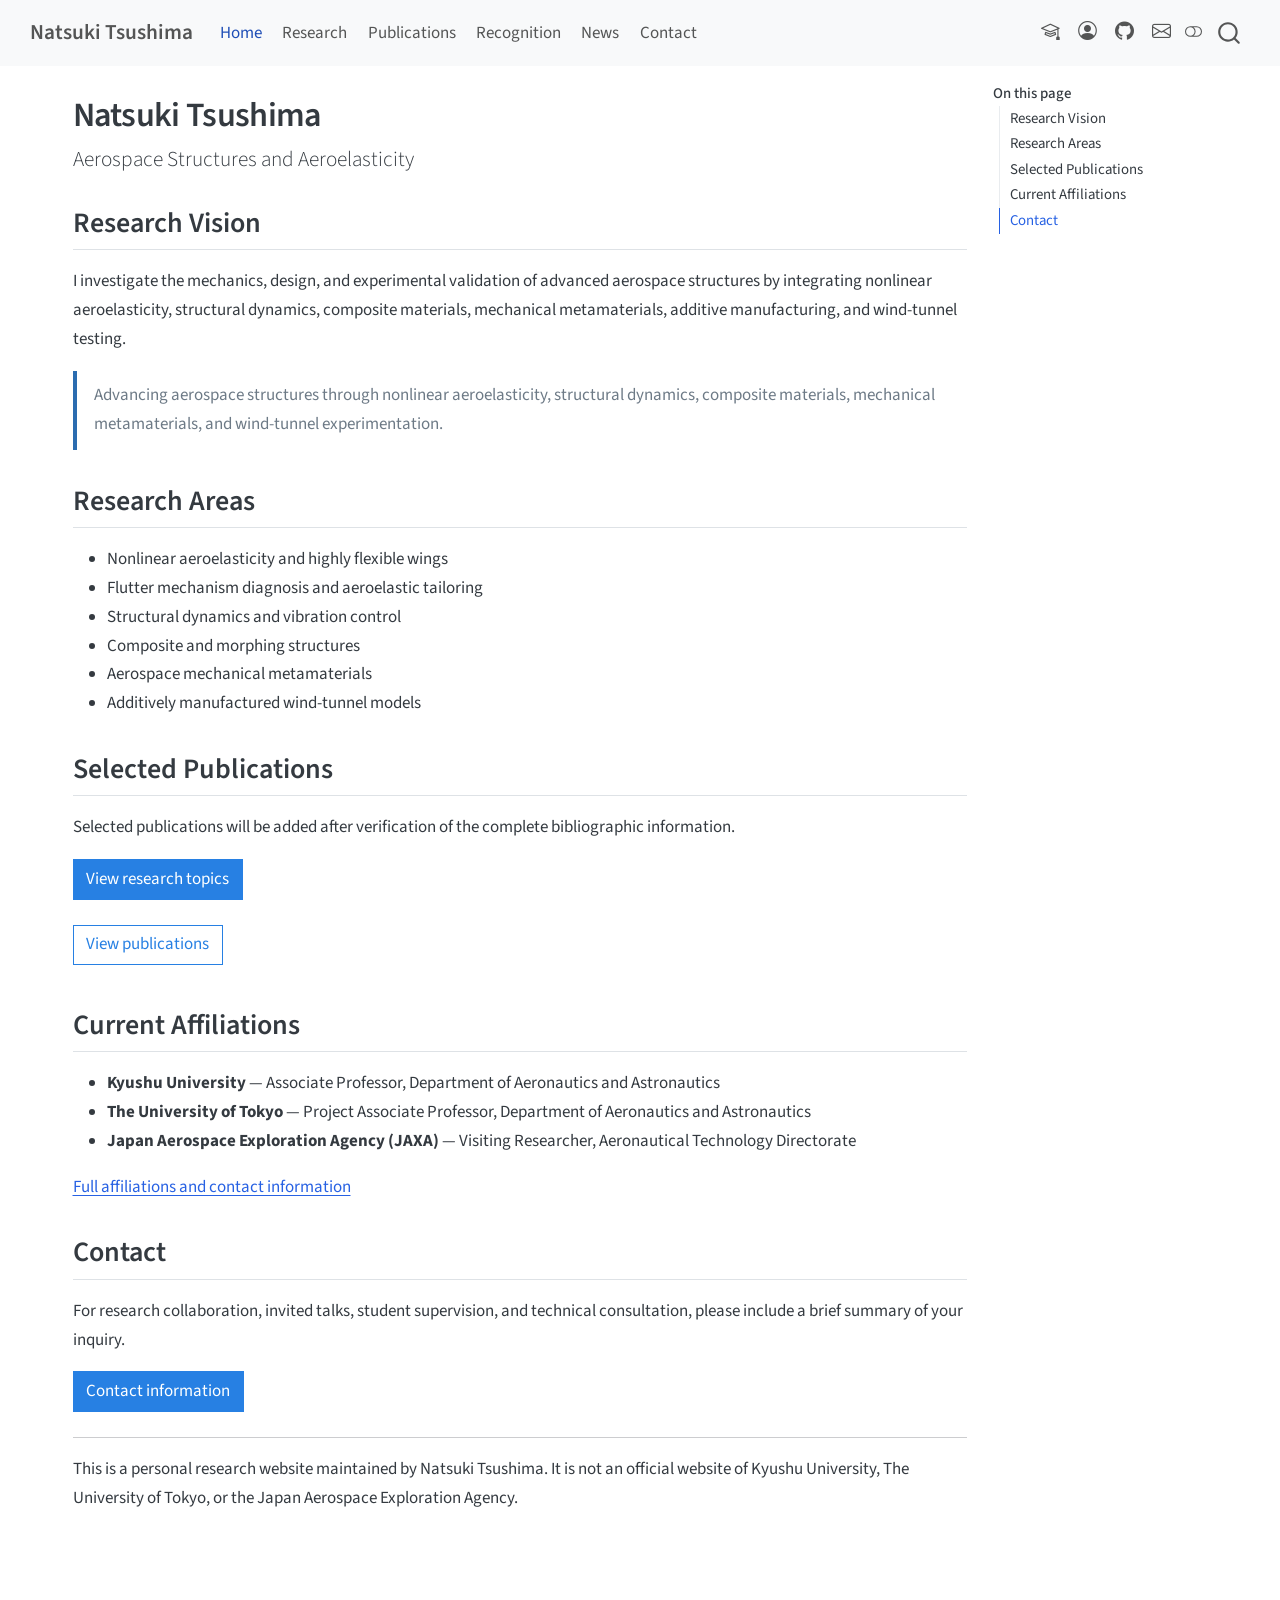
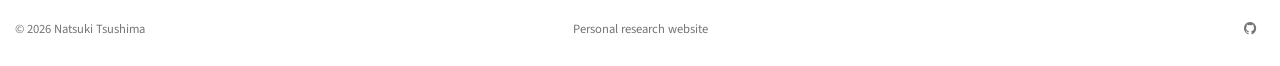
<file: index.html>
<!DOCTYPE html>
<html xmlns="http://www.w3.org/1999/xhtml" lang="en" xml:lang="en"><head>

<meta charset="utf-8">
<meta name="generator" content="quarto-1.9.38">

<meta name="viewport" content="width=device-width, initial-scale=1.0, user-scalable=yes">


<title>Natsuki Tsushima</title>
<style>
/* Default styles provided by pandoc.
** See https://pandoc.org/MANUAL.html#variables-for-html for config info.
*/
code{white-space: pre-wrap;}
span.smallcaps{font-variant: small-caps;}
div.columns{display: flex; gap: min(4vw, 1.5em);}
div.column{flex: auto; overflow-x: auto;}
div.hanging-indent{margin-left: 1.5em; text-indent: -1.5em;}
ul.task-list{list-style: none;}
ul.task-list li input[type="checkbox"] {
  width: 0.8em;
  margin: 0 0.8em 0.2em -1em; /* quarto-specific, see https://github.com/quarto-dev/quarto-cli/issues/4556 */ 
  vertical-align: middle;
}
</style>


<script src="site_libs/quarto-nav/quarto-nav.js"></script>
<script src="site_libs/quarto-nav/headroom.min.js"></script>
<script src="site_libs/clipboard/clipboard.min.js"></script>
<script src="site_libs/quarto-search/autocomplete.umd.js"></script>
<script src="site_libs/quarto-search/fuse.min.js"></script>
<script src="site_libs/quarto-search/quarto-search.js"></script>
<meta name="quarto:offset" content="./">
<script src="site_libs/quarto-html/quarto.js" type="module"></script>
<script src="site_libs/quarto-html/tabsets/tabsets.js" type="module"></script>
<script src="site_libs/quarto-html/popper.min.js"></script>
<script src="site_libs/quarto-html/tippy.umd.min.js"></script>
<script src="site_libs/quarto-html/anchor.min.js"></script>
<link href="site_libs/quarto-html/tippy.css" rel="stylesheet">
<link href="site_libs/quarto-html/quarto-syntax-highlighting-15634bcf2e68342d4ad2dfa704d543f6.css" rel="stylesheet" class="quarto-color-scheme" id="quarto-text-highlighting-styles">
<link href="site_libs/quarto-html/quarto-syntax-highlighting-dark-0a6b7249c26820e032cb0bd839ff02b1.css" rel="stylesheet" class="quarto-color-scheme quarto-color-alternate" id="quarto-text-highlighting-styles">
<link href="site_libs/quarto-html/quarto-syntax-highlighting-15634bcf2e68342d4ad2dfa704d543f6.css" rel="stylesheet" class="quarto-color-scheme-extra" id="quarto-text-highlighting-styles">
<script src="site_libs/bootstrap/bootstrap.min.js"></script>
<link href="site_libs/bootstrap/bootstrap-icons.css" rel="stylesheet">
<link href="site_libs/bootstrap/bootstrap-a0f9fd0d421825b736dc1bbcbcba2219.min.css" rel="stylesheet" append-hash="true" class="quarto-color-scheme" id="quarto-bootstrap" data-mode="light">
<link href="site_libs/bootstrap/bootstrap-dark-e8964db687007ca8dd88d9d9ce58e3ef.min.css" rel="stylesheet" append-hash="true" class="quarto-color-scheme quarto-color-alternate" id="quarto-bootstrap" data-mode="dark">
<link href="site_libs/bootstrap/bootstrap-a0f9fd0d421825b736dc1bbcbcba2219.min.css" rel="stylesheet" append-hash="true" class="quarto-color-scheme-extra" id="quarto-bootstrap" data-mode="light">
<script id="quarto-search-options" type="application/json">{
  "location": "navbar",
  "copy-button": false,
  "collapse-after": 3,
  "panel-placement": "end",
  "type": "overlay",
  "limit": 50,
  "keyboard-shortcut": [
    "f",
    "/",
    "s"
  ],
  "show-item-context": false,
  "language": {
    "search-no-results-text": "No results",
    "search-matching-documents-text": "matching documents",
    "search-copy-link-title": "Copy link to search",
    "search-hide-matches-text": "Hide additional matches",
    "search-more-match-text": "more match in this document",
    "search-more-matches-text": "more matches in this document",
    "search-clear-button-title": "Clear",
    "search-text-placeholder": "",
    "search-detached-cancel-button-title": "Cancel",
    "search-submit-button-title": "Submit",
    "search-label": "Search"
  }
}</script>
<script data-goatcounter="https://natsuki-tsushima.goatcounter.com/count" async="" src="//gc.zgo.at/count.js"></script>


<link rel="stylesheet" href="styles.css">
</head>

<body class="nav-fixed quarto-light"><script id="quarto-html-before-body" type="application/javascript">
    const toggleBodyColorMode = (bsSheetEl) => {
      const mode = bsSheetEl.getAttribute("data-mode");
      const bodyEl = window.document.querySelector("body");
      if (mode === "dark") {
        bodyEl.classList.add("quarto-dark");
        bodyEl.classList.remove("quarto-light");
      } else {
        bodyEl.classList.add("quarto-light");
        bodyEl.classList.remove("quarto-dark");
      }
    }
    const toggleBodyColorPrimary = () => {
      const bsSheetEl = window.document.querySelector("link#quarto-bootstrap:not([rel=disabled-stylesheet])");
      if (bsSheetEl) {
        toggleBodyColorMode(bsSheetEl);
      }
    }
    const setColorSchemeToggle = (alternate) => {
      const toggles = window.document.querySelectorAll('.quarto-color-scheme-toggle');
      for (let i=0; i < toggles.length; i++) {
        const toggle = toggles[i];
        if (toggle) {
          if (alternate) {
            toggle.classList.add("alternate");
          } else {
            toggle.classList.remove("alternate");
          }
        }
      }
    };
    const toggleColorMode = (alternate) => {
      // Switch the stylesheets
      const primaryStylesheets = window.document.querySelectorAll('link.quarto-color-scheme:not(.quarto-color-alternate)');
      const alternateStylesheets = window.document.querySelectorAll('link.quarto-color-scheme.quarto-color-alternate');
      manageTransitions('#quarto-margin-sidebar .nav-link', false);
      if (alternate) {
        // note: dark is layered on light, we don't disable primary!
        enableStylesheet(alternateStylesheets);
        for (const sheetNode of alternateStylesheets) {
          if (sheetNode.id === "quarto-bootstrap") {
            toggleBodyColorMode(sheetNode);
          }
        }
      } else {
        disableStylesheet(alternateStylesheets);
        enableStylesheet(primaryStylesheets)
        toggleBodyColorPrimary();
      }
      manageTransitions('#quarto-margin-sidebar .nav-link', true);
      // Switch the toggles
      setColorSchemeToggle(alternate)
      // Hack to workaround the fact that safari doesn't
      // properly recolor the scrollbar when toggling (#1455)
      if (navigator.userAgent.indexOf('Safari') > 0 && navigator.userAgent.indexOf('Chrome') == -1) {
        manageTransitions("body", false);
        window.scrollTo(0, 1);
        setTimeout(() => {
          window.scrollTo(0, 0);
          manageTransitions("body", true);
        }, 40);
      }
    }
    const disableStylesheet = (stylesheets) => {
      for (let i=0; i < stylesheets.length; i++) {
        const stylesheet = stylesheets[i];
        stylesheet.rel = 'disabled-stylesheet';
      }
    }
    const enableStylesheet = (stylesheets) => {
      for (let i=0; i < stylesheets.length; i++) {
        const stylesheet = stylesheets[i];
        if(stylesheet.rel !== 'stylesheet') { // for Chrome, which will still FOUC without this check
          stylesheet.rel = 'stylesheet';
        }
      }
    }
    const manageTransitions = (selector, allowTransitions) => {
      const els = window.document.querySelectorAll(selector);
      for (let i=0; i < els.length; i++) {
        const el = els[i];
        if (allowTransitions) {
          el.classList.remove('notransition');
        } else {
          el.classList.add('notransition');
        }
      }
    }
    const isFileUrl = () => {
      return window.location.protocol === 'file:';
    }
    const hasAlternateSentinel = () => {
      let styleSentinel = getColorSchemeSentinel();
      if (styleSentinel !== null) {
        return styleSentinel === "alternate";
      } else {
        return false;
      }
    }
    const setStyleSentinel = (alternate) => {
      const value = alternate ? "alternate" : "default";
      if (!isFileUrl()) {
        window.localStorage.setItem("quarto-color-scheme", value);
      } else {
        localAlternateSentinel = value;
      }
    }
    const getColorSchemeSentinel = () => {
      if (!isFileUrl()) {
        const storageValue = window.localStorage.getItem("quarto-color-scheme");
        return storageValue != null ? storageValue : localAlternateSentinel;
      } else {
        return localAlternateSentinel;
      }
    }
    const toggleGiscusIfUsed = (isAlternate, darkModeDefault) => {
      const baseTheme = document.querySelector('#giscus-base-theme')?.value ?? 'light';
      const alternateTheme = document.querySelector('#giscus-alt-theme')?.value ?? 'dark';
      let newTheme = '';
      if(authorPrefersDark) {
        newTheme = isAlternate ? baseTheme : alternateTheme;
      } else {
        newTheme = isAlternate ? alternateTheme : baseTheme;
      }
      const changeGiscusTheme = () => {
        // From: https://github.com/giscus/giscus/issues/336
        const sendMessage = (message) => {
          const iframe = document.querySelector('iframe.giscus-frame');
          if (!iframe) return;
          iframe.contentWindow.postMessage({ giscus: message }, 'https://giscus.app');
        }
        sendMessage({
          setConfig: {
            theme: newTheme
          }
        });
      }
      const isGiscussLoaded = window.document.querySelector('iframe.giscus-frame') !== null;
      if (isGiscussLoaded) {
        changeGiscusTheme();
      }
    };
    const authorPrefersDark = false;
    const darkModeDefault = authorPrefersDark;
      document.querySelector('link#quarto-text-highlighting-styles.quarto-color-scheme-extra').rel = 'disabled-stylesheet';
      document.querySelector('link#quarto-bootstrap.quarto-color-scheme-extra').rel = 'disabled-stylesheet';
    let localAlternateSentinel = darkModeDefault ? 'alternate' : 'default';
    // Dark / light mode switch
    window.quartoToggleColorScheme = () => {
      // Read the current dark / light value
      let toAlternate = !hasAlternateSentinel();
      toggleColorMode(toAlternate);
      setStyleSentinel(toAlternate);
      toggleGiscusIfUsed(toAlternate, darkModeDefault);
      window.dispatchEvent(new Event('resize'));
    };
    // Switch to dark mode if need be
    if (hasAlternateSentinel()) {
      toggleColorMode(true);
    } else {
      toggleColorMode(false);
    }
  </script>

<div id="quarto-search-results"></div>
  <header id="quarto-header" class="headroom fixed-top">
    <nav class="navbar navbar-expand-lg " data-bs-theme="dark">
      <div class="navbar-container container-fluid">
      <div class="navbar-brand-container mx-auto">
    <a class="navbar-brand" href="./index.html">
    <span class="navbar-title">Natsuki Tsushima</span>
    </a>
  </div>
            <div id="quarto-search" class="" title="Search"></div>
          <button class="navbar-toggler" type="button" data-bs-toggle="collapse" data-bs-target="#navbarCollapse" aria-controls="navbarCollapse" role="menu" aria-expanded="false" aria-label="Toggle navigation" onclick="if (window.quartoToggleHeadroom) { window.quartoToggleHeadroom(); }">
  <span class="navbar-toggler-icon"></span>
</button>
          <div class="collapse navbar-collapse" id="navbarCollapse">
            <ul class="navbar-nav navbar-nav-scroll me-auto">
  <li class="nav-item">
    <a class="nav-link active" href="./index.html" aria-current="page"> 
<span class="menu-text">Home</span></a>
  </li>  
  <li class="nav-item">
    <a class="nav-link" href="./research.html"> 
<span class="menu-text">Research</span></a>
  </li>  
  <li class="nav-item">
    <a class="nav-link" href="./publications.html"> 
<span class="menu-text">Publications</span></a>
  </li>  
  <li class="nav-item">
    <a class="nav-link" href="./recognition.html"> 
<span class="menu-text">Recognition</span></a>
  </li>  
  <li class="nav-item">
    <a class="nav-link" href="./news.html"> 
<span class="menu-text">News</span></a>
  </li>  
  <li class="nav-item">
    <a class="nav-link" href="./contact.html"> 
<span class="menu-text">Contact</span></a>
  </li>  
</ul>
            <ul class="navbar-nav navbar-nav-scroll ms-auto">
  <li class="nav-item compact">
    <a class="nav-link" href="https://scholar.google.com/citations?hl=en&amp;user=ATxZpX0AAAAJ"> <i class="bi bi-mortarboard" role="img" aria-label="Google Scholar">
</i> 
<span class="menu-text"></span></a>
  </li>  
  <li class="nav-item compact">
    <a class="nav-link" href="https://orcid.org/0000-0003-0767-7295"> <i class="bi bi-person-circle" role="img" aria-label="ORCID">
</i> 
<span class="menu-text"></span></a>
  </li>  
  <li class="nav-item compact">
    <a class="nav-link" href="https://github.com/ntsushima-ae"> <i class="bi bi-github" role="img" aria-label="GitHub">
</i> 
<span class="menu-text"></span></a>
  </li>  
  <li class="nav-item compact">
    <a class="nav-link" href="mailto:ntsushima@aero.kyushu-u.ac.jp"> <i class="bi bi-envelope" role="img" aria-label="Email">
</i> 
<span class="menu-text"></span></a>
  </li>  
</ul>
          </div> <!-- /navcollapse -->
            <div class="quarto-navbar-tools">
  <a href="" class="quarto-color-scheme-toggle quarto-navigation-tool  px-1" onclick="window.quartoToggleColorScheme(); return false;" title="Toggle dark mode"><i class="bi"></i></a>
</div>
      </div> <!-- /container-fluid -->
    </nav>
</header>
<!-- content -->
<div id="quarto-content" class="quarto-container page-columns page-rows-contents page-layout-full page-navbar">
<!-- sidebar -->
<!-- margin-sidebar -->
    <div id="quarto-margin-sidebar" class="sidebar margin-sidebar">
        <nav id="TOC" role="doc-toc" class="toc-active">
    <h2 id="toc-title">On this page</h2>
   
  <ul class="collapse">
  <li><a href="#research-vision" id="toc-research-vision" class="nav-link active" data-scroll-target="#research-vision">Research Vision</a></li>
  <li><a href="#research-areas" id="toc-research-areas" class="nav-link" data-scroll-target="#research-areas">Research Areas</a></li>
  <li><a href="#selected-publications" id="toc-selected-publications" class="nav-link" data-scroll-target="#selected-publications">Selected Publications</a></li>
  <li><a href="#current-affiliations" id="toc-current-affiliations" class="nav-link" data-scroll-target="#current-affiliations">Current Affiliations</a></li>
  <li><a href="#contact" id="toc-contact" class="nav-link" data-scroll-target="#contact">Contact</a></li>
  </ul>
</nav>
    </div>
<!-- main -->
<main class="content column-page-left" id="quarto-document-content">


<header id="title-block-header" class="quarto-title-block default">
<div class="quarto-title">
<h1 class="title">Natsuki Tsushima</h1>
<p class="subtitle lead">Aerospace Structures and Aeroelasticity</p>
</div>



<div class="quarto-title-meta column-page-left">

    
  
    
  </div>
  


</header>


<section id="research-vision" class="level2">
<h2 class="anchored" data-anchor-id="research-vision">Research Vision</h2>
<p>I investigate the mechanics, design, and experimental validation of advanced aerospace structures by integrating nonlinear aeroelasticity, structural dynamics, composite materials, mechanical metamaterials, additive manufacturing, and wind-tunnel testing.</p>
<blockquote class="blockquote">
<p>Advancing aerospace structures through nonlinear aeroelasticity, structural dynamics, composite materials, mechanical metamaterials, and wind-tunnel experimentation.</p>
</blockquote>
</section>
<section id="research-areas" class="level2">
<h2 class="anchored" data-anchor-id="research-areas">Research Areas</h2>
<ul>
<li>Nonlinear aeroelasticity and highly flexible wings</li>
<li>Flutter mechanism diagnosis and aeroelastic tailoring</li>
<li>Structural dynamics and vibration control</li>
<li>Composite and morphing structures</li>
<li>Aerospace mechanical metamaterials</li>
<li>Additively manufactured wind-tunnel models</li>
</ul>
</section>
<section id="selected-publications" class="level2">
<h2 class="anchored" data-anchor-id="selected-publications">Selected Publications</h2>
<p>Selected publications will be added after verification of the complete bibliographic information.</p>
<p><a href="./research.html" class="btn btn-primary">View research topics</a></p>
<p><a href="./publications.html" class="btn btn-outline-primary">View publications</a></p>
</section>
<section id="current-affiliations" class="level2">
<h2 class="anchored" data-anchor-id="current-affiliations">Current Affiliations</h2>
<ul>
<li><strong>Kyushu University</strong> — Associate Professor, Department of Aeronautics and Astronautics</li>
<li><strong>The University of Tokyo</strong> — Project Associate Professor, Department of Aeronautics and Astronautics</li>
<li><strong>Japan Aerospace Exploration Agency (JAXA)</strong> — Visiting Researcher, Aeronautical Technology Directorate</li>
</ul>
<p><a href="./contact.html">Full affiliations and contact information</a></p>
</section>
<section id="contact" class="level2">
<h2 class="anchored" data-anchor-id="contact">Contact</h2>
<p>For research collaboration, invited talks, student supervision, and technical consultation, please include a brief summary of your inquiry.</p>
<p><a href="./contact.html" class="btn btn-primary">Contact information</a></p>
<hr>
<p>This is a personal research website maintained by Natsuki Tsushima. It is not an official website of Kyushu University, The University of Tokyo, or the Japan Aerospace Exploration Agency.</p>


</section>

<a onclick="window.scrollTo(0, 0); return false;" role="button" id="quarto-back-to-top"><i class="bi bi-arrow-up"></i> Back to top</a></main> <!-- /main -->
<script id="quarto-html-after-body" type="application/javascript">
  window.document.addEventListener("DOMContentLoaded", function (event) {
    // Ensure there is a toggle, if there isn't float one in the top right
    if (window.document.querySelector('.quarto-color-scheme-toggle') === null) {
      const a = window.document.createElement('a');
      a.classList.add('top-right');
      a.classList.add('quarto-color-scheme-toggle');
      a.href = "";
      a.onclick = function() { try { window.quartoToggleColorScheme(); } catch {} return false; };
      const i = window.document.createElement("i");
      i.classList.add('bi');
      a.appendChild(i);
      window.document.body.appendChild(a);
    }
    setColorSchemeToggle(hasAlternateSentinel())
    const icon = "";
    const anchorJS = new window.AnchorJS();
    anchorJS.options = {
      placement: 'right',
      icon: icon
    };
    anchorJS.add('.anchored');
    const isCodeAnnotation = (el) => {
      for (const clz of el.classList) {
        if (clz.startsWith('code-annotation-')) {                     
          return true;
        }
      }
      return false;
    }
    const onCopySuccess = function(e) {
      // button target
      const button = e.trigger;
      // don't keep focus
      button.blur();
      // flash "checked"
      button.classList.add('code-copy-button-checked');
      var currentTitle = button.getAttribute("title");
      button.setAttribute("title", "Copied!");
      let tooltip;
      if (window.bootstrap) {
        button.setAttribute("data-bs-toggle", "tooltip");
        button.setAttribute("data-bs-placement", "left");
        button.setAttribute("data-bs-title", "Copied!");
        tooltip = new bootstrap.Tooltip(button, 
          { trigger: "manual", 
            customClass: "code-copy-button-tooltip",
            offset: [0, -8]});
        tooltip.show();    
      }
      setTimeout(function() {
        if (tooltip) {
          tooltip.hide();
          button.removeAttribute("data-bs-title");
          button.removeAttribute("data-bs-toggle");
          button.removeAttribute("data-bs-placement");
        }
        button.setAttribute("title", currentTitle);
        button.classList.remove('code-copy-button-checked');
      }, 1000);
      // clear code selection
      e.clearSelection();
    }
    const getTextToCopy = function(trigger) {
      const outerScaffold = trigger.parentElement.cloneNode(true);
      const codeEl = outerScaffold.querySelector('code');
      for (const childEl of codeEl.children) {
        if (isCodeAnnotation(childEl)) {
          childEl.remove();
        }
      }
      return codeEl.innerText;
    }
    const clipboard = new window.ClipboardJS('.code-copy-button:not([data-in-quarto-modal])', {
      text: getTextToCopy
    });
    clipboard.on('success', onCopySuccess);
    if (window.document.getElementById('quarto-embedded-source-code-modal')) {
      const clipboardModal = new window.ClipboardJS('.code-copy-button[data-in-quarto-modal]', {
        text: getTextToCopy,
        container: window.document.getElementById('quarto-embedded-source-code-modal')
      });
      clipboardModal.on('success', onCopySuccess);
    }
      var localhostRegex = new RegExp(/^(?:http|https):\/\/localhost\:?[0-9]*\//);
      var mailtoRegex = new RegExp(/^mailto:/);
        var filterRegex = new RegExp("https:\/\/ntsushima-ae\.github\.io\/natsuki-tsushima\.github\.io\/");
      var isInternal = (href) => {
          return filterRegex.test(href) || localhostRegex.test(href) || mailtoRegex.test(href);
      }
      // Inspect non-navigation links and adorn them if external
     var links = window.document.querySelectorAll('a[href]:not(.nav-link):not(.navbar-brand):not(.toc-action):not(.sidebar-link):not(.sidebar-item-toggle):not(.pagination-link):not(.no-external):not([aria-hidden]):not(.dropdown-item):not(.quarto-navigation-tool):not(.about-link)');
      for (var i=0; i<links.length; i++) {
        const link = links[i];
        if (!isInternal(link.href)) {
          // undo the damage that might have been done by quarto-nav.js in the case of
          // links that we want to consider external
          if (link.dataset.originalHref !== undefined) {
            link.href = link.dataset.originalHref;
          }
            // target, if specified
            link.setAttribute("target", "_blank");
            if (link.getAttribute("rel") === null) {
              link.setAttribute("rel", "noopener");
            }
        }
      }
    function tippyHover(el, contentFn, onTriggerFn, onUntriggerFn) {
      const config = {
        allowHTML: true,
        maxWidth: 500,
        delay: 100,
        arrow: false,
        appendTo: function(el) {
            return el.parentElement;
        },
        interactive: true,
        interactiveBorder: 10,
        theme: 'quarto',
        placement: 'bottom-start',
      };
      if (contentFn) {
        config.content = contentFn;
      }
      if (onTriggerFn) {
        config.onTrigger = onTriggerFn;
      }
      if (onUntriggerFn) {
        config.onUntrigger = onUntriggerFn;
      }
      window.tippy(el, config); 
    }
    const noterefs = window.document.querySelectorAll('a[role="doc-noteref"]');
    for (var i=0; i<noterefs.length; i++) {
      const ref = noterefs[i];
      tippyHover(ref, function() {
        // use id or data attribute instead here
        let href = ref.getAttribute('data-footnote-href') || ref.getAttribute('href');
        try { href = new URL(href).hash; } catch {}
        const id = href.replace(/^#\/?/, "");
        const note = window.document.getElementById(id);
        if (note) {
          return note.innerHTML;
        } else {
          return "";
        }
      });
    }
    const xrefs = window.document.querySelectorAll('a.quarto-xref');
    const processXRef = (id, note) => {
      // Strip column container classes
      const stripColumnClz = (el) => {
        el.classList.remove("page-full", "page-columns");
        if (el.children) {
          for (const child of el.children) {
            stripColumnClz(child);
          }
        }
      }
      stripColumnClz(note)
      if (id === null || id.startsWith('sec-')) {
        // Special case sections, only their first couple elements
        const container = document.createElement("div");
        if (note.children && note.children.length > 2) {
          container.appendChild(note.children[0].cloneNode(true));
          for (let i = 1; i < note.children.length; i++) {
            const child = note.children[i];
            if (child.tagName === "P" && child.innerText === "") {
              continue;
            } else {
              container.appendChild(child.cloneNode(true));
              break;
            }
          }
          if (window.Quarto?.typesetMath) {
            window.Quarto.typesetMath(container);
          }
          return container.innerHTML
        } else {
          if (window.Quarto?.typesetMath) {
            window.Quarto.typesetMath(note);
          }
          return note.innerHTML;
        }
      } else {
        // Remove any anchor links if they are present
        const anchorLink = note.querySelector('a.anchorjs-link');
        if (anchorLink) {
          anchorLink.remove();
        }
        if (window.Quarto?.typesetMath) {
          window.Quarto.typesetMath(note);
        }
        if (note.classList.contains("callout")) {
          return note.outerHTML;
        } else {
          return note.innerHTML;
        }
      }
    }
    for (var i=0; i<xrefs.length; i++) {
      const xref = xrefs[i];
      tippyHover(xref, undefined, function(instance) {
        instance.disable();
        let url = xref.getAttribute('href');
        let hash = undefined; 
        if (url.startsWith('#')) {
          hash = url;
        } else {
          try { hash = new URL(url).hash; } catch {}
        }
        if (hash) {
          const id = hash.replace(/^#\/?/, "");
          const note = window.document.getElementById(id);
          if (note !== null) {
            try {
              const html = processXRef(id, note.cloneNode(true));
              instance.setContent(html);
            } finally {
              instance.enable();
              instance.show();
            }
          } else {
            // See if we can fetch this
            fetch(url.split('#')[0])
            .then(res => res.text())
            .then(html => {
              const parser = new DOMParser();
              const htmlDoc = parser.parseFromString(html, "text/html");
              const note = htmlDoc.getElementById(id);
              if (note !== null) {
                const html = processXRef(id, note);
                instance.setContent(html);
              } 
            }).finally(() => {
              instance.enable();
              instance.show();
            });
          }
        } else {
          // See if we can fetch a full url (with no hash to target)
          // This is a special case and we should probably do some content thinning / targeting
          fetch(url)
          .then(res => res.text())
          .then(html => {
            const parser = new DOMParser();
            const htmlDoc = parser.parseFromString(html, "text/html");
            const note = htmlDoc.querySelector('main.content');
            if (note !== null) {
              // This should only happen for chapter cross references
              // (since there is no id in the URL)
              // remove the first header
              if (note.children.length > 0 && note.children[0].tagName === "HEADER") {
                note.children[0].remove();
              }
              const html = processXRef(null, note);
              instance.setContent(html);
            } 
          }).finally(() => {
            instance.enable();
            instance.show();
          });
        }
      }, function(instance) {
      });
    }
        let selectedAnnoteEl;
        const selectorForAnnotation = ( cell, annotation) => {
          let cellAttr = 'data-code-cell="' + cell + '"';
          let lineAttr = 'data-code-annotation="' +  annotation + '"';
          const selector = 'span[' + cellAttr + '][' + lineAttr + ']';
          return selector;
        }
        const selectCodeLines = (annoteEl) => {
          const doc = window.document;
          const targetCell = annoteEl.getAttribute("data-target-cell");
          const targetAnnotation = annoteEl.getAttribute("data-target-annotation");
          const annoteSpan = window.document.querySelector(selectorForAnnotation(targetCell, targetAnnotation));
          const lines = annoteSpan.getAttribute("data-code-lines").split(",");
          const lineIds = lines.map((line) => {
            return targetCell + "-" + line;
          })
          let top = null;
          let height = null;
          let parent = null;
          if (lineIds.length > 0) {
              //compute the position of the single el (top and bottom and make a div)
              const el = window.document.getElementById(lineIds[0]);
              top = el.offsetTop;
              height = el.offsetHeight;
              parent = el.parentElement.parentElement;
            if (lineIds.length > 1) {
              const lastEl = window.document.getElementById(lineIds[lineIds.length - 1]);
              const bottom = lastEl.offsetTop + lastEl.offsetHeight;
              height = bottom - top;
            }
            if (top !== null && height !== null && parent !== null) {
              // cook up a div (if necessary) and position it 
              let div = window.document.getElementById("code-annotation-line-highlight");
              if (div === null) {
                div = window.document.createElement("div");
                div.setAttribute("id", "code-annotation-line-highlight");
                div.style.position = 'absolute';
                parent.appendChild(div);
              }
              div.style.top = top - 2 + "px";
              div.style.height = height + 4 + "px";
              div.style.left = 0;
              let gutterDiv = window.document.getElementById("code-annotation-line-highlight-gutter");
              if (gutterDiv === null) {
                gutterDiv = window.document.createElement("div");
                gutterDiv.setAttribute("id", "code-annotation-line-highlight-gutter");
                gutterDiv.style.position = 'absolute';
                const codeCell = window.document.getElementById(targetCell);
                const gutter = codeCell.querySelector('.code-annotation-gutter');
                gutter.appendChild(gutterDiv);
              }
              gutterDiv.style.top = top - 2 + "px";
              gutterDiv.style.height = height + 4 + "px";
            }
            selectedAnnoteEl = annoteEl;
          }
        };
        const unselectCodeLines = () => {
          const elementsIds = ["code-annotation-line-highlight", "code-annotation-line-highlight-gutter"];
          elementsIds.forEach((elId) => {
            const div = window.document.getElementById(elId);
            if (div) {
              div.remove();
            }
          });
          selectedAnnoteEl = undefined;
        };
          // Handle positioning of the toggle
      window.addEventListener(
        "resize",
        throttle(() => {
          elRect = undefined;
          if (selectedAnnoteEl) {
            selectCodeLines(selectedAnnoteEl);
          }
        }, 10)
      );
      function throttle(fn, ms) {
      let throttle = false;
      let timer;
        return (...args) => {
          if(!throttle) { // first call gets through
              fn.apply(this, args);
              throttle = true;
          } else { // all the others get throttled
              if(timer) clearTimeout(timer); // cancel #2
              timer = setTimeout(() => {
                fn.apply(this, args);
                timer = throttle = false;
              }, ms);
          }
        };
      }
        // Attach click handler to the DT
        const annoteDls = window.document.querySelectorAll('dt[data-target-cell]');
        for (const annoteDlNode of annoteDls) {
          annoteDlNode.addEventListener('click', (event) => {
            const clickedEl = event.target;
            if (clickedEl !== selectedAnnoteEl) {
              unselectCodeLines();
              const activeEl = window.document.querySelector('dt[data-target-cell].code-annotation-active');
              if (activeEl) {
                activeEl.classList.remove('code-annotation-active');
              }
              selectCodeLines(clickedEl);
              clickedEl.classList.add('code-annotation-active');
            } else {
              // Unselect the line
              unselectCodeLines();
              clickedEl.classList.remove('code-annotation-active');
            }
          });
        }
    const findCites = (el) => {
      const parentEl = el.parentElement;
      if (parentEl) {
        const cites = parentEl.dataset.cites;
        if (cites) {
          return {
            el,
            cites: cites.split(' ')
          };
        } else {
          return findCites(el.parentElement)
        }
      } else {
        return undefined;
      }
    };
    var bibliorefs = window.document.querySelectorAll('a[role="doc-biblioref"]');
    for (var i=0; i<bibliorefs.length; i++) {
      const ref = bibliorefs[i];
      const citeInfo = findCites(ref);
      if (citeInfo) {
        tippyHover(citeInfo.el, function() {
          var popup = window.document.createElement('div');
          citeInfo.cites.forEach(function(cite) {
            var citeDiv = window.document.createElement('div');
            citeDiv.classList.add('hanging-indent');
            citeDiv.classList.add('csl-entry');
            var biblioDiv = window.document.getElementById('ref-' + cite);
            if (biblioDiv) {
              citeDiv.innerHTML = biblioDiv.innerHTML;
            }
            popup.appendChild(citeDiv);
          });
          return popup.innerHTML;
        });
      }
    }
  });
  </script>
</div> <!-- /content -->
<footer class="footer">
  <div class="nav-footer">
    <div class="nav-footer-left">
<p>© 2026 Natsuki Tsushima</p>
</div>   
    <div class="nav-footer-center">
<p>Personal research website</p>
</div>
    <div class="nav-footer-right">
      <ul class="footer-items list-unstyled">
    <li class="nav-item compact">
    <a class="nav-link" href="https://github.com/ntsushima-ae">
      <i class="bi bi-github" role="img">
</i> 
    </a>
  </li>  
</ul>
    </div>
  </div>
</footer>




</body></html>
</file>
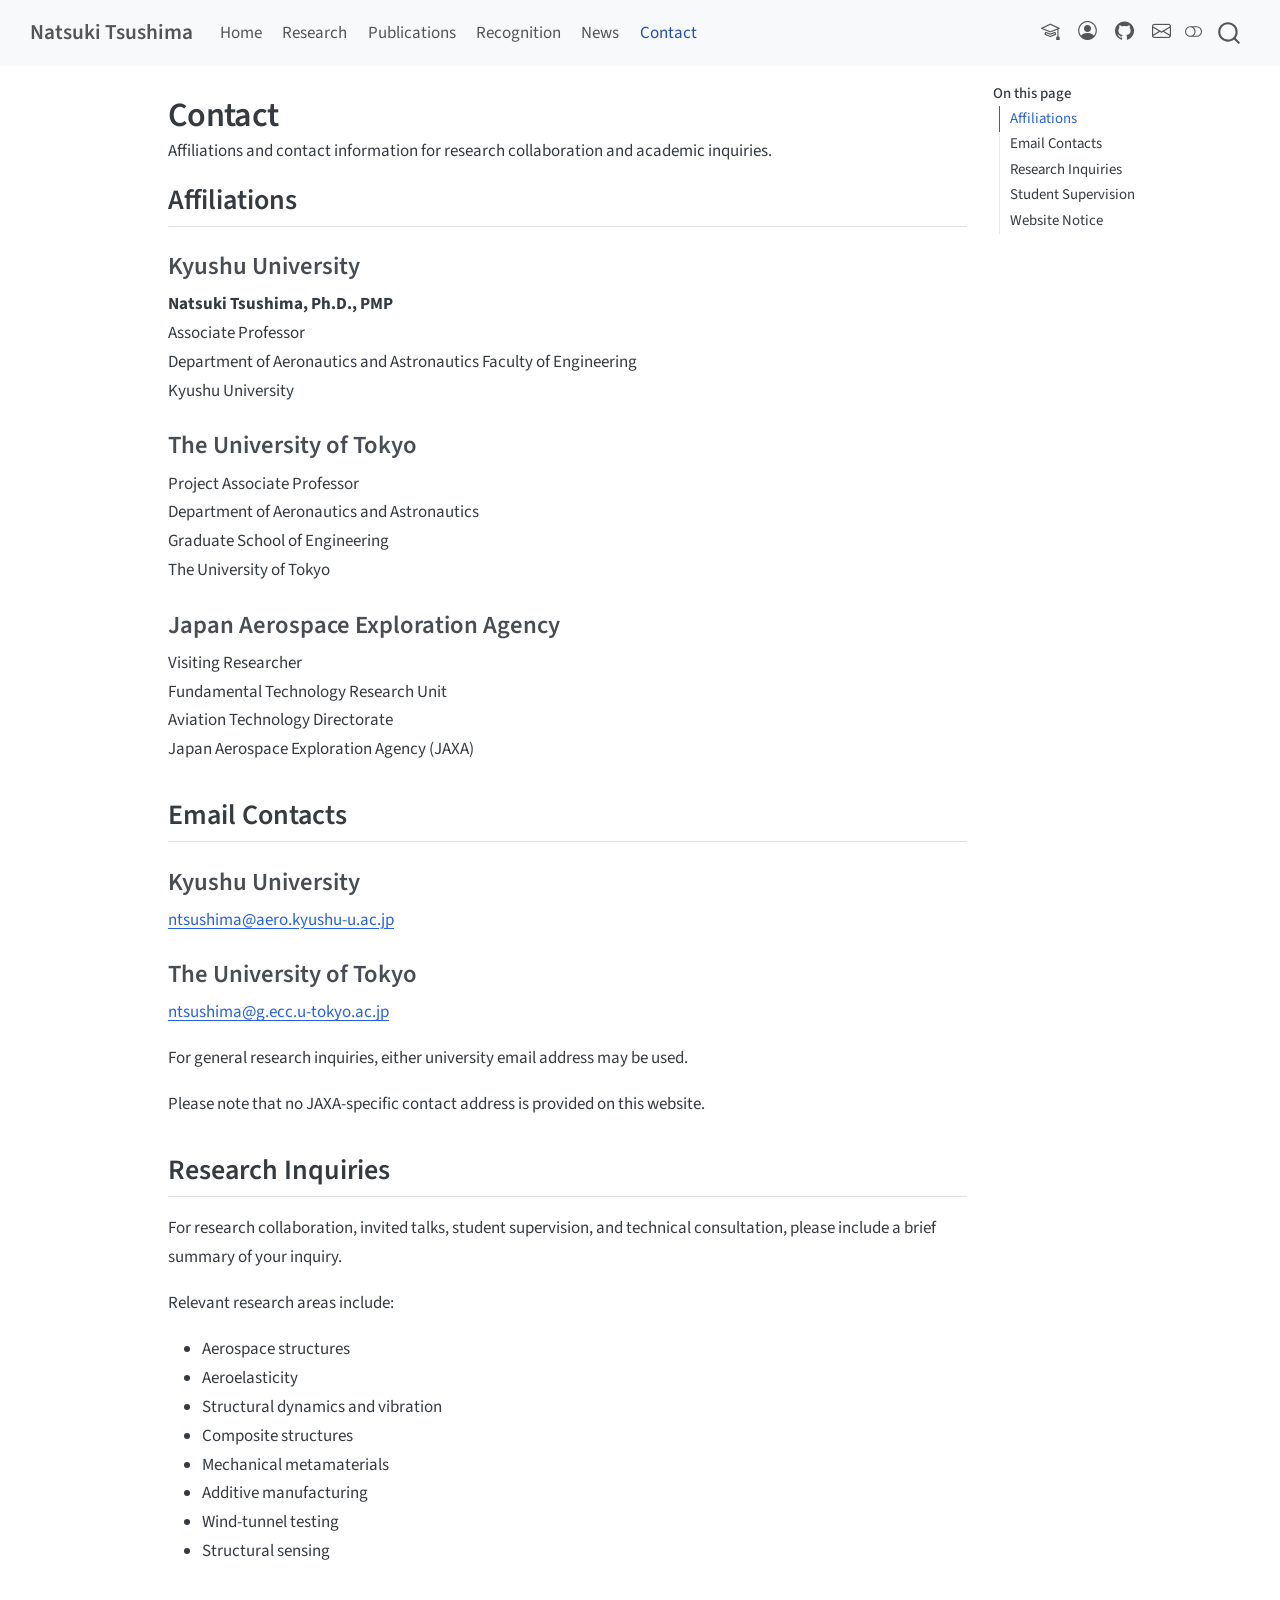
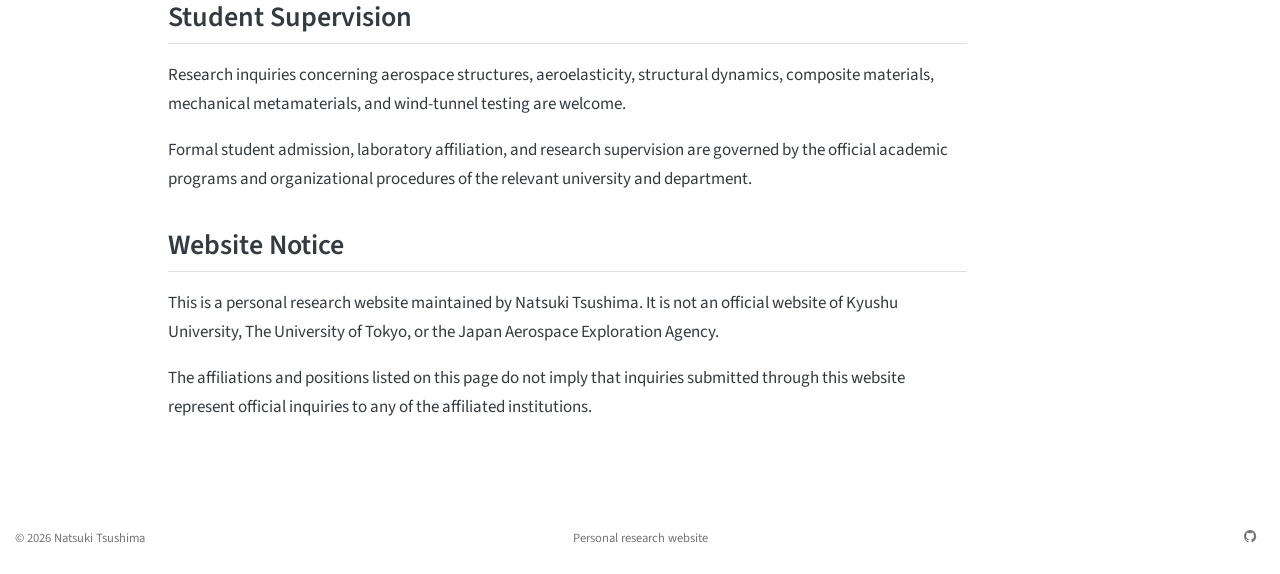
<file: contact.html>
<!DOCTYPE html>
<html xmlns="http://www.w3.org/1999/xhtml" lang="en" xml:lang="en"><head>

<meta charset="utf-8">
<meta name="generator" content="quarto-1.9.38">

<meta name="viewport" content="width=device-width, initial-scale=1.0, user-scalable=yes">

<meta name="description" content="Affiliations and contact information for research collaboration and academic inquiries.">

<title>Contact – Natsuki Tsushima</title>
<style>
/* Default styles provided by pandoc.
** See https://pandoc.org/MANUAL.html#variables-for-html for config info.
*/
code{white-space: pre-wrap;}
span.smallcaps{font-variant: small-caps;}
div.columns{display: flex; gap: min(4vw, 1.5em);}
div.column{flex: auto; overflow-x: auto;}
div.hanging-indent{margin-left: 1.5em; text-indent: -1.5em;}
ul.task-list{list-style: none;}
ul.task-list li input[type="checkbox"] {
  width: 0.8em;
  margin: 0 0.8em 0.2em -1em; /* quarto-specific, see https://github.com/quarto-dev/quarto-cli/issues/4556 */ 
  vertical-align: middle;
}
</style>


<script src="site_libs/quarto-nav/quarto-nav.js"></script>
<script src="site_libs/quarto-nav/headroom.min.js"></script>
<script src="site_libs/clipboard/clipboard.min.js"></script>
<script src="site_libs/quarto-search/autocomplete.umd.js"></script>
<script src="site_libs/quarto-search/fuse.min.js"></script>
<script src="site_libs/quarto-search/quarto-search.js"></script>
<meta name="quarto:offset" content="./">
<script src="site_libs/quarto-html/quarto.js" type="module"></script>
<script src="site_libs/quarto-html/tabsets/tabsets.js" type="module"></script>
<script src="site_libs/quarto-html/popper.min.js"></script>
<script src="site_libs/quarto-html/tippy.umd.min.js"></script>
<script src="site_libs/quarto-html/anchor.min.js"></script>
<link href="site_libs/quarto-html/tippy.css" rel="stylesheet">
<link href="site_libs/quarto-html/quarto-syntax-highlighting-15634bcf2e68342d4ad2dfa704d543f6.css" rel="stylesheet" class="quarto-color-scheme" id="quarto-text-highlighting-styles">
<link href="site_libs/quarto-html/quarto-syntax-highlighting-dark-0a6b7249c26820e032cb0bd839ff02b1.css" rel="stylesheet" class="quarto-color-scheme quarto-color-alternate" id="quarto-text-highlighting-styles">
<link href="site_libs/quarto-html/quarto-syntax-highlighting-15634bcf2e68342d4ad2dfa704d543f6.css" rel="stylesheet" class="quarto-color-scheme-extra" id="quarto-text-highlighting-styles">
<script src="site_libs/bootstrap/bootstrap.min.js"></script>
<link href="site_libs/bootstrap/bootstrap-icons.css" rel="stylesheet">
<link href="site_libs/bootstrap/bootstrap-a0f9fd0d421825b736dc1bbcbcba2219.min.css" rel="stylesheet" append-hash="true" class="quarto-color-scheme" id="quarto-bootstrap" data-mode="light">
<link href="site_libs/bootstrap/bootstrap-dark-e8964db687007ca8dd88d9d9ce58e3ef.min.css" rel="stylesheet" append-hash="true" class="quarto-color-scheme quarto-color-alternate" id="quarto-bootstrap" data-mode="dark">
<link href="site_libs/bootstrap/bootstrap-a0f9fd0d421825b736dc1bbcbcba2219.min.css" rel="stylesheet" append-hash="true" class="quarto-color-scheme-extra" id="quarto-bootstrap" data-mode="light">
<script id="quarto-search-options" type="application/json">{
  "location": "navbar",
  "copy-button": false,
  "collapse-after": 3,
  "panel-placement": "end",
  "type": "overlay",
  "limit": 50,
  "keyboard-shortcut": [
    "f",
    "/",
    "s"
  ],
  "show-item-context": false,
  "language": {
    "search-no-results-text": "No results",
    "search-matching-documents-text": "matching documents",
    "search-copy-link-title": "Copy link to search",
    "search-hide-matches-text": "Hide additional matches",
    "search-more-match-text": "more match in this document",
    "search-more-matches-text": "more matches in this document",
    "search-clear-button-title": "Clear",
    "search-text-placeholder": "",
    "search-detached-cancel-button-title": "Cancel",
    "search-submit-button-title": "Submit",
    "search-label": "Search"
  }
}</script>
<script data-goatcounter="https://natsuki-tsushima.goatcounter.com/count" async="" src="//gc.zgo.at/count.js"></script>


<link rel="stylesheet" href="styles.css">
</head>

<body class="nav-fixed quarto-light"><script id="quarto-html-before-body" type="application/javascript">
    const toggleBodyColorMode = (bsSheetEl) => {
      const mode = bsSheetEl.getAttribute("data-mode");
      const bodyEl = window.document.querySelector("body");
      if (mode === "dark") {
        bodyEl.classList.add("quarto-dark");
        bodyEl.classList.remove("quarto-light");
      } else {
        bodyEl.classList.add("quarto-light");
        bodyEl.classList.remove("quarto-dark");
      }
    }
    const toggleBodyColorPrimary = () => {
      const bsSheetEl = window.document.querySelector("link#quarto-bootstrap:not([rel=disabled-stylesheet])");
      if (bsSheetEl) {
        toggleBodyColorMode(bsSheetEl);
      }
    }
    const setColorSchemeToggle = (alternate) => {
      const toggles = window.document.querySelectorAll('.quarto-color-scheme-toggle');
      for (let i=0; i < toggles.length; i++) {
        const toggle = toggles[i];
        if (toggle) {
          if (alternate) {
            toggle.classList.add("alternate");
          } else {
            toggle.classList.remove("alternate");
          }
        }
      }
    };
    const toggleColorMode = (alternate) => {
      // Switch the stylesheets
      const primaryStylesheets = window.document.querySelectorAll('link.quarto-color-scheme:not(.quarto-color-alternate)');
      const alternateStylesheets = window.document.querySelectorAll('link.quarto-color-scheme.quarto-color-alternate');
      manageTransitions('#quarto-margin-sidebar .nav-link', false);
      if (alternate) {
        // note: dark is layered on light, we don't disable primary!
        enableStylesheet(alternateStylesheets);
        for (const sheetNode of alternateStylesheets) {
          if (sheetNode.id === "quarto-bootstrap") {
            toggleBodyColorMode(sheetNode);
          }
        }
      } else {
        disableStylesheet(alternateStylesheets);
        enableStylesheet(primaryStylesheets)
        toggleBodyColorPrimary();
      }
      manageTransitions('#quarto-margin-sidebar .nav-link', true);
      // Switch the toggles
      setColorSchemeToggle(alternate)
      // Hack to workaround the fact that safari doesn't
      // properly recolor the scrollbar when toggling (#1455)
      if (navigator.userAgent.indexOf('Safari') > 0 && navigator.userAgent.indexOf('Chrome') == -1) {
        manageTransitions("body", false);
        window.scrollTo(0, 1);
        setTimeout(() => {
          window.scrollTo(0, 0);
          manageTransitions("body", true);
        }, 40);
      }
    }
    const disableStylesheet = (stylesheets) => {
      for (let i=0; i < stylesheets.length; i++) {
        const stylesheet = stylesheets[i];
        stylesheet.rel = 'disabled-stylesheet';
      }
    }
    const enableStylesheet = (stylesheets) => {
      for (let i=0; i < stylesheets.length; i++) {
        const stylesheet = stylesheets[i];
        if(stylesheet.rel !== 'stylesheet') { // for Chrome, which will still FOUC without this check
          stylesheet.rel = 'stylesheet';
        }
      }
    }
    const manageTransitions = (selector, allowTransitions) => {
      const els = window.document.querySelectorAll(selector);
      for (let i=0; i < els.length; i++) {
        const el = els[i];
        if (allowTransitions) {
          el.classList.remove('notransition');
        } else {
          el.classList.add('notransition');
        }
      }
    }
    const isFileUrl = () => {
      return window.location.protocol === 'file:';
    }
    const hasAlternateSentinel = () => {
      let styleSentinel = getColorSchemeSentinel();
      if (styleSentinel !== null) {
        return styleSentinel === "alternate";
      } else {
        return false;
      }
    }
    const setStyleSentinel = (alternate) => {
      const value = alternate ? "alternate" : "default";
      if (!isFileUrl()) {
        window.localStorage.setItem("quarto-color-scheme", value);
      } else {
        localAlternateSentinel = value;
      }
    }
    const getColorSchemeSentinel = () => {
      if (!isFileUrl()) {
        const storageValue = window.localStorage.getItem("quarto-color-scheme");
        return storageValue != null ? storageValue : localAlternateSentinel;
      } else {
        return localAlternateSentinel;
      }
    }
    const toggleGiscusIfUsed = (isAlternate, darkModeDefault) => {
      const baseTheme = document.querySelector('#giscus-base-theme')?.value ?? 'light';
      const alternateTheme = document.querySelector('#giscus-alt-theme')?.value ?? 'dark';
      let newTheme = '';
      if(authorPrefersDark) {
        newTheme = isAlternate ? baseTheme : alternateTheme;
      } else {
        newTheme = isAlternate ? alternateTheme : baseTheme;
      }
      const changeGiscusTheme = () => {
        // From: https://github.com/giscus/giscus/issues/336
        const sendMessage = (message) => {
          const iframe = document.querySelector('iframe.giscus-frame');
          if (!iframe) return;
          iframe.contentWindow.postMessage({ giscus: message }, 'https://giscus.app');
        }
        sendMessage({
          setConfig: {
            theme: newTheme
          }
        });
      }
      const isGiscussLoaded = window.document.querySelector('iframe.giscus-frame') !== null;
      if (isGiscussLoaded) {
        changeGiscusTheme();
      }
    };
    const authorPrefersDark = false;
    const darkModeDefault = authorPrefersDark;
      document.querySelector('link#quarto-text-highlighting-styles.quarto-color-scheme-extra').rel = 'disabled-stylesheet';
      document.querySelector('link#quarto-bootstrap.quarto-color-scheme-extra').rel = 'disabled-stylesheet';
    let localAlternateSentinel = darkModeDefault ? 'alternate' : 'default';
    // Dark / light mode switch
    window.quartoToggleColorScheme = () => {
      // Read the current dark / light value
      let toAlternate = !hasAlternateSentinel();
      toggleColorMode(toAlternate);
      setStyleSentinel(toAlternate);
      toggleGiscusIfUsed(toAlternate, darkModeDefault);
      window.dispatchEvent(new Event('resize'));
    };
    // Switch to dark mode if need be
    if (hasAlternateSentinel()) {
      toggleColorMode(true);
    } else {
      toggleColorMode(false);
    }
  </script>

<div id="quarto-search-results"></div>
  <header id="quarto-header" class="headroom fixed-top">
    <nav class="navbar navbar-expand-lg " data-bs-theme="dark">
      <div class="navbar-container container-fluid">
      <div class="navbar-brand-container mx-auto">
    <a class="navbar-brand" href="./index.html">
    <span class="navbar-title">Natsuki Tsushima</span>
    </a>
  </div>
            <div id="quarto-search" class="" title="Search"></div>
          <button class="navbar-toggler" type="button" data-bs-toggle="collapse" data-bs-target="#navbarCollapse" aria-controls="navbarCollapse" role="menu" aria-expanded="false" aria-label="Toggle navigation" onclick="if (window.quartoToggleHeadroom) { window.quartoToggleHeadroom(); }">
  <span class="navbar-toggler-icon"></span>
</button>
          <div class="collapse navbar-collapse" id="navbarCollapse">
            <ul class="navbar-nav navbar-nav-scroll me-auto">
  <li class="nav-item">
    <a class="nav-link" href="./index.html"> 
<span class="menu-text">Home</span></a>
  </li>  
  <li class="nav-item">
    <a class="nav-link" href="./research.html"> 
<span class="menu-text">Research</span></a>
  </li>  
  <li class="nav-item">
    <a class="nav-link" href="./publications.html"> 
<span class="menu-text">Publications</span></a>
  </li>  
  <li class="nav-item">
    <a class="nav-link" href="./recognition.html"> 
<span class="menu-text">Recognition</span></a>
  </li>  
  <li class="nav-item">
    <a class="nav-link" href="./news.html"> 
<span class="menu-text">News</span></a>
  </li>  
  <li class="nav-item">
    <a class="nav-link active" href="./contact.html" aria-current="page"> 
<span class="menu-text">Contact</span></a>
  </li>  
</ul>
            <ul class="navbar-nav navbar-nav-scroll ms-auto">
  <li class="nav-item compact">
    <a class="nav-link" href="https://scholar.google.com/citations?hl=en&amp;user=ATxZpX0AAAAJ"> <i class="bi bi-mortarboard" role="img" aria-label="Google Scholar">
</i> 
<span class="menu-text"></span></a>
  </li>  
  <li class="nav-item compact">
    <a class="nav-link" href="https://orcid.org/0000-0003-0767-7295"> <i class="bi bi-person-circle" role="img" aria-label="ORCID">
</i> 
<span class="menu-text"></span></a>
  </li>  
  <li class="nav-item compact">
    <a class="nav-link" href="https://github.com/ntsushima-ae"> <i class="bi bi-github" role="img" aria-label="GitHub">
</i> 
<span class="menu-text"></span></a>
  </li>  
  <li class="nav-item compact">
    <a class="nav-link" href="mailto:ntsushima@aero.kyushu-u.ac.jp"> <i class="bi bi-envelope" role="img" aria-label="Email">
</i> 
<span class="menu-text"></span></a>
  </li>  
</ul>
          </div> <!-- /navcollapse -->
            <div class="quarto-navbar-tools">
  <a href="" class="quarto-color-scheme-toggle quarto-navigation-tool  px-1" onclick="window.quartoToggleColorScheme(); return false;" title="Toggle dark mode"><i class="bi"></i></a>
</div>
      </div> <!-- /container-fluid -->
    </nav>
</header>
<!-- content -->
<div id="quarto-content" class="quarto-container page-columns page-rows-contents page-layout-article page-navbar">
<!-- sidebar -->
<!-- margin-sidebar -->
    <div id="quarto-margin-sidebar" class="sidebar margin-sidebar">
        <nav id="TOC" role="doc-toc" class="toc-active">
    <h2 id="toc-title">On this page</h2>
   
  <ul class="collapse">
  <li><a href="#affiliations" id="toc-affiliations" class="nav-link active" data-scroll-target="#affiliations">Affiliations</a></li>
  <li><a href="#email-contacts" id="toc-email-contacts" class="nav-link" data-scroll-target="#email-contacts">Email Contacts</a></li>
  <li><a href="#research-inquiries" id="toc-research-inquiries" class="nav-link" data-scroll-target="#research-inquiries">Research Inquiries</a></li>
  <li><a href="#student-supervision" id="toc-student-supervision" class="nav-link" data-scroll-target="#student-supervision">Student Supervision</a></li>
  <li><a href="#website-notice" id="toc-website-notice" class="nav-link" data-scroll-target="#website-notice">Website Notice</a></li>
  </ul>
</nav>
    </div>
<!-- main -->
<main class="content" id="quarto-document-content">


<header id="title-block-header" class="quarto-title-block default">
<div class="quarto-title">
<h1 class="title">Contact</h1>
</div>

<div>
  <div class="description">
    Affiliations and contact information for research collaboration and academic inquiries.
  </div>
</div>


<div class="quarto-title-meta">

    
  
    
  </div>
  


</header>


<section id="affiliations" class="level2">
<h2 class="anchored" data-anchor-id="affiliations">Affiliations</h2>
<section id="kyushu-university" class="level3">
<h3 class="anchored" data-anchor-id="kyushu-university">Kyushu University</h3>
<p><strong>Natsuki Tsushima, Ph.D., PMP</strong><br>
Associate Professor<br>
Department of Aeronautics and Astronautics Faculty of Engineering<br>
Kyushu University</p>
</section>
<section id="the-university-of-tokyo" class="level3">
<h3 class="anchored" data-anchor-id="the-university-of-tokyo">The University of Tokyo</h3>
<p>Project Associate Professor<br>
Department of Aeronautics and Astronautics<br>
Graduate School of Engineering<br>
The University of Tokyo</p>
</section>
<section id="japan-aerospace-exploration-agency" class="level3">
<h3 class="anchored" data-anchor-id="japan-aerospace-exploration-agency">Japan Aerospace Exploration Agency</h3>
<p>Visiting Researcher<br>
Fundamental Technology Research Unit<br>
Aviation Technology Directorate<br>
Japan Aerospace Exploration Agency (JAXA)</p>
</section>
</section>
<section id="email-contacts" class="level2">
<h2 class="anchored" data-anchor-id="email-contacts">Email Contacts</h2>
<section id="kyushu-university-1" class="level3">
<h3 class="anchored" data-anchor-id="kyushu-university-1">Kyushu University</h3>
<p><a href="mailto:ntsushima@aero.kyushu-u.ac.jp">ntsushima@aero.kyushu-u.ac.jp</a></p>
</section>
<section id="the-university-of-tokyo-1" class="level3">
<h3 class="anchored" data-anchor-id="the-university-of-tokyo-1">The University of Tokyo</h3>
<p><a href="mailto:ntsushima@g.ecc.u-tokyo.ac.jp">ntsushima@g.ecc.u-tokyo.ac.jp</a></p>
<p>For general research inquiries, either university email address may be used.</p>
<p>Please note that no JAXA-specific contact address is provided on this website.</p>
</section>
</section>
<section id="research-inquiries" class="level2">
<h2 class="anchored" data-anchor-id="research-inquiries">Research Inquiries</h2>
<p>For research collaboration, invited talks, student supervision, and technical consultation, please include a brief summary of your inquiry.</p>
<p>Relevant research areas include:</p>
<ul>
<li>Aerospace structures</li>
<li>Aeroelasticity</li>
<li>Structural dynamics and vibration</li>
<li>Composite structures</li>
<li>Mechanical metamaterials</li>
<li>Additive manufacturing</li>
<li>Wind-tunnel testing</li>
<li>Structural sensing</li>
</ul>
</section>
<section id="student-supervision" class="level2">
<h2 class="anchored" data-anchor-id="student-supervision">Student Supervision</h2>
<p>Research inquiries concerning aerospace structures, aeroelasticity, structural dynamics, composite materials, mechanical metamaterials, and wind-tunnel testing are welcome.</p>
<p>Formal student admission, laboratory affiliation, and research supervision are governed by the official academic programs and organizational procedures of the relevant university and department.</p>
</section>
<section id="website-notice" class="level2">
<h2 class="anchored" data-anchor-id="website-notice">Website Notice</h2>
<p>This is a personal research website maintained by Natsuki Tsushima. It is not an official website of Kyushu University, The University of Tokyo, or the Japan Aerospace Exploration Agency.</p>
<p>The affiliations and positions listed on this page do not imply that inquiries submitted through this website represent official inquiries to any of the affiliated institutions.</p>


</section>

<a onclick="window.scrollTo(0, 0); return false;" role="button" id="quarto-back-to-top"><i class="bi bi-arrow-up"></i> Back to top</a></main> <!-- /main -->
<script id="quarto-html-after-body" type="application/javascript">
  window.document.addEventListener("DOMContentLoaded", function (event) {
    // Ensure there is a toggle, if there isn't float one in the top right
    if (window.document.querySelector('.quarto-color-scheme-toggle') === null) {
      const a = window.document.createElement('a');
      a.classList.add('top-right');
      a.classList.add('quarto-color-scheme-toggle');
      a.href = "";
      a.onclick = function() { try { window.quartoToggleColorScheme(); } catch {} return false; };
      const i = window.document.createElement("i");
      i.classList.add('bi');
      a.appendChild(i);
      window.document.body.appendChild(a);
    }
    setColorSchemeToggle(hasAlternateSentinel())
    const icon = "";
    const anchorJS = new window.AnchorJS();
    anchorJS.options = {
      placement: 'right',
      icon: icon
    };
    anchorJS.add('.anchored');
    const isCodeAnnotation = (el) => {
      for (const clz of el.classList) {
        if (clz.startsWith('code-annotation-')) {                     
          return true;
        }
      }
      return false;
    }
    const onCopySuccess = function(e) {
      // button target
      const button = e.trigger;
      // don't keep focus
      button.blur();
      // flash "checked"
      button.classList.add('code-copy-button-checked');
      var currentTitle = button.getAttribute("title");
      button.setAttribute("title", "Copied!");
      let tooltip;
      if (window.bootstrap) {
        button.setAttribute("data-bs-toggle", "tooltip");
        button.setAttribute("data-bs-placement", "left");
        button.setAttribute("data-bs-title", "Copied!");
        tooltip = new bootstrap.Tooltip(button, 
          { trigger: "manual", 
            customClass: "code-copy-button-tooltip",
            offset: [0, -8]});
        tooltip.show();    
      }
      setTimeout(function() {
        if (tooltip) {
          tooltip.hide();
          button.removeAttribute("data-bs-title");
          button.removeAttribute("data-bs-toggle");
          button.removeAttribute("data-bs-placement");
        }
        button.setAttribute("title", currentTitle);
        button.classList.remove('code-copy-button-checked');
      }, 1000);
      // clear code selection
      e.clearSelection();
    }
    const getTextToCopy = function(trigger) {
      const outerScaffold = trigger.parentElement.cloneNode(true);
      const codeEl = outerScaffold.querySelector('code');
      for (const childEl of codeEl.children) {
        if (isCodeAnnotation(childEl)) {
          childEl.remove();
        }
      }
      return codeEl.innerText;
    }
    const clipboard = new window.ClipboardJS('.code-copy-button:not([data-in-quarto-modal])', {
      text: getTextToCopy
    });
    clipboard.on('success', onCopySuccess);
    if (window.document.getElementById('quarto-embedded-source-code-modal')) {
      const clipboardModal = new window.ClipboardJS('.code-copy-button[data-in-quarto-modal]', {
        text: getTextToCopy,
        container: window.document.getElementById('quarto-embedded-source-code-modal')
      });
      clipboardModal.on('success', onCopySuccess);
    }
      var localhostRegex = new RegExp(/^(?:http|https):\/\/localhost\:?[0-9]*\//);
      var mailtoRegex = new RegExp(/^mailto:/);
        var filterRegex = new RegExp("https:\/\/ntsushima-ae\.github\.io\/natsuki-tsushima\.github\.io\/");
      var isInternal = (href) => {
          return filterRegex.test(href) || localhostRegex.test(href) || mailtoRegex.test(href);
      }
      // Inspect non-navigation links and adorn them if external
     var links = window.document.querySelectorAll('a[href]:not(.nav-link):not(.navbar-brand):not(.toc-action):not(.sidebar-link):not(.sidebar-item-toggle):not(.pagination-link):not(.no-external):not([aria-hidden]):not(.dropdown-item):not(.quarto-navigation-tool):not(.about-link)');
      for (var i=0; i<links.length; i++) {
        const link = links[i];
        if (!isInternal(link.href)) {
          // undo the damage that might have been done by quarto-nav.js in the case of
          // links that we want to consider external
          if (link.dataset.originalHref !== undefined) {
            link.href = link.dataset.originalHref;
          }
            // target, if specified
            link.setAttribute("target", "_blank");
            if (link.getAttribute("rel") === null) {
              link.setAttribute("rel", "noopener");
            }
        }
      }
    function tippyHover(el, contentFn, onTriggerFn, onUntriggerFn) {
      const config = {
        allowHTML: true,
        maxWidth: 500,
        delay: 100,
        arrow: false,
        appendTo: function(el) {
            return el.parentElement;
        },
        interactive: true,
        interactiveBorder: 10,
        theme: 'quarto',
        placement: 'bottom-start',
      };
      if (contentFn) {
        config.content = contentFn;
      }
      if (onTriggerFn) {
        config.onTrigger = onTriggerFn;
      }
      if (onUntriggerFn) {
        config.onUntrigger = onUntriggerFn;
      }
      window.tippy(el, config); 
    }
    const noterefs = window.document.querySelectorAll('a[role="doc-noteref"]');
    for (var i=0; i<noterefs.length; i++) {
      const ref = noterefs[i];
      tippyHover(ref, function() {
        // use id or data attribute instead here
        let href = ref.getAttribute('data-footnote-href') || ref.getAttribute('href');
        try { href = new URL(href).hash; } catch {}
        const id = href.replace(/^#\/?/, "");
        const note = window.document.getElementById(id);
        if (note) {
          return note.innerHTML;
        } else {
          return "";
        }
      });
    }
    const xrefs = window.document.querySelectorAll('a.quarto-xref');
    const processXRef = (id, note) => {
      // Strip column container classes
      const stripColumnClz = (el) => {
        el.classList.remove("page-full", "page-columns");
        if (el.children) {
          for (const child of el.children) {
            stripColumnClz(child);
          }
        }
      }
      stripColumnClz(note)
      if (id === null || id.startsWith('sec-')) {
        // Special case sections, only their first couple elements
        const container = document.createElement("div");
        if (note.children && note.children.length > 2) {
          container.appendChild(note.children[0].cloneNode(true));
          for (let i = 1; i < note.children.length; i++) {
            const child = note.children[i];
            if (child.tagName === "P" && child.innerText === "") {
              continue;
            } else {
              container.appendChild(child.cloneNode(true));
              break;
            }
          }
          if (window.Quarto?.typesetMath) {
            window.Quarto.typesetMath(container);
          }
          return container.innerHTML
        } else {
          if (window.Quarto?.typesetMath) {
            window.Quarto.typesetMath(note);
          }
          return note.innerHTML;
        }
      } else {
        // Remove any anchor links if they are present
        const anchorLink = note.querySelector('a.anchorjs-link');
        if (anchorLink) {
          anchorLink.remove();
        }
        if (window.Quarto?.typesetMath) {
          window.Quarto.typesetMath(note);
        }
        if (note.classList.contains("callout")) {
          return note.outerHTML;
        } else {
          return note.innerHTML;
        }
      }
    }
    for (var i=0; i<xrefs.length; i++) {
      const xref = xrefs[i];
      tippyHover(xref, undefined, function(instance) {
        instance.disable();
        let url = xref.getAttribute('href');
        let hash = undefined; 
        if (url.startsWith('#')) {
          hash = url;
        } else {
          try { hash = new URL(url).hash; } catch {}
        }
        if (hash) {
          const id = hash.replace(/^#\/?/, "");
          const note = window.document.getElementById(id);
          if (note !== null) {
            try {
              const html = processXRef(id, note.cloneNode(true));
              instance.setContent(html);
            } finally {
              instance.enable();
              instance.show();
            }
          } else {
            // See if we can fetch this
            fetch(url.split('#')[0])
            .then(res => res.text())
            .then(html => {
              const parser = new DOMParser();
              const htmlDoc = parser.parseFromString(html, "text/html");
              const note = htmlDoc.getElementById(id);
              if (note !== null) {
                const html = processXRef(id, note);
                instance.setContent(html);
              } 
            }).finally(() => {
              instance.enable();
              instance.show();
            });
          }
        } else {
          // See if we can fetch a full url (with no hash to target)
          // This is a special case and we should probably do some content thinning / targeting
          fetch(url)
          .then(res => res.text())
          .then(html => {
            const parser = new DOMParser();
            const htmlDoc = parser.parseFromString(html, "text/html");
            const note = htmlDoc.querySelector('main.content');
            if (note !== null) {
              // This should only happen for chapter cross references
              // (since there is no id in the URL)
              // remove the first header
              if (note.children.length > 0 && note.children[0].tagName === "HEADER") {
                note.children[0].remove();
              }
              const html = processXRef(null, note);
              instance.setContent(html);
            } 
          }).finally(() => {
            instance.enable();
            instance.show();
          });
        }
      }, function(instance) {
      });
    }
        let selectedAnnoteEl;
        const selectorForAnnotation = ( cell, annotation) => {
          let cellAttr = 'data-code-cell="' + cell + '"';
          let lineAttr = 'data-code-annotation="' +  annotation + '"';
          const selector = 'span[' + cellAttr + '][' + lineAttr + ']';
          return selector;
        }
        const selectCodeLines = (annoteEl) => {
          const doc = window.document;
          const targetCell = annoteEl.getAttribute("data-target-cell");
          const targetAnnotation = annoteEl.getAttribute("data-target-annotation");
          const annoteSpan = window.document.querySelector(selectorForAnnotation(targetCell, targetAnnotation));
          const lines = annoteSpan.getAttribute("data-code-lines").split(",");
          const lineIds = lines.map((line) => {
            return targetCell + "-" + line;
          })
          let top = null;
          let height = null;
          let parent = null;
          if (lineIds.length > 0) {
              //compute the position of the single el (top and bottom and make a div)
              const el = window.document.getElementById(lineIds[0]);
              top = el.offsetTop;
              height = el.offsetHeight;
              parent = el.parentElement.parentElement;
            if (lineIds.length > 1) {
              const lastEl = window.document.getElementById(lineIds[lineIds.length - 1]);
              const bottom = lastEl.offsetTop + lastEl.offsetHeight;
              height = bottom - top;
            }
            if (top !== null && height !== null && parent !== null) {
              // cook up a div (if necessary) and position it 
              let div = window.document.getElementById("code-annotation-line-highlight");
              if (div === null) {
                div = window.document.createElement("div");
                div.setAttribute("id", "code-annotation-line-highlight");
                div.style.position = 'absolute';
                parent.appendChild(div);
              }
              div.style.top = top - 2 + "px";
              div.style.height = height + 4 + "px";
              div.style.left = 0;
              let gutterDiv = window.document.getElementById("code-annotation-line-highlight-gutter");
              if (gutterDiv === null) {
                gutterDiv = window.document.createElement("div");
                gutterDiv.setAttribute("id", "code-annotation-line-highlight-gutter");
                gutterDiv.style.position = 'absolute';
                const codeCell = window.document.getElementById(targetCell);
                const gutter = codeCell.querySelector('.code-annotation-gutter');
                gutter.appendChild(gutterDiv);
              }
              gutterDiv.style.top = top - 2 + "px";
              gutterDiv.style.height = height + 4 + "px";
            }
            selectedAnnoteEl = annoteEl;
          }
        };
        const unselectCodeLines = () => {
          const elementsIds = ["code-annotation-line-highlight", "code-annotation-line-highlight-gutter"];
          elementsIds.forEach((elId) => {
            const div = window.document.getElementById(elId);
            if (div) {
              div.remove();
            }
          });
          selectedAnnoteEl = undefined;
        };
          // Handle positioning of the toggle
      window.addEventListener(
        "resize",
        throttle(() => {
          elRect = undefined;
          if (selectedAnnoteEl) {
            selectCodeLines(selectedAnnoteEl);
          }
        }, 10)
      );
      function throttle(fn, ms) {
      let throttle = false;
      let timer;
        return (...args) => {
          if(!throttle) { // first call gets through
              fn.apply(this, args);
              throttle = true;
          } else { // all the others get throttled
              if(timer) clearTimeout(timer); // cancel #2
              timer = setTimeout(() => {
                fn.apply(this, args);
                timer = throttle = false;
              }, ms);
          }
        };
      }
        // Attach click handler to the DT
        const annoteDls = window.document.querySelectorAll('dt[data-target-cell]');
        for (const annoteDlNode of annoteDls) {
          annoteDlNode.addEventListener('click', (event) => {
            const clickedEl = event.target;
            if (clickedEl !== selectedAnnoteEl) {
              unselectCodeLines();
              const activeEl = window.document.querySelector('dt[data-target-cell].code-annotation-active');
              if (activeEl) {
                activeEl.classList.remove('code-annotation-active');
              }
              selectCodeLines(clickedEl);
              clickedEl.classList.add('code-annotation-active');
            } else {
              // Unselect the line
              unselectCodeLines();
              clickedEl.classList.remove('code-annotation-active');
            }
          });
        }
    const findCites = (el) => {
      const parentEl = el.parentElement;
      if (parentEl) {
        const cites = parentEl.dataset.cites;
        if (cites) {
          return {
            el,
            cites: cites.split(' ')
          };
        } else {
          return findCites(el.parentElement)
        }
      } else {
        return undefined;
      }
    };
    var bibliorefs = window.document.querySelectorAll('a[role="doc-biblioref"]');
    for (var i=0; i<bibliorefs.length; i++) {
      const ref = bibliorefs[i];
      const citeInfo = findCites(ref);
      if (citeInfo) {
        tippyHover(citeInfo.el, function() {
          var popup = window.document.createElement('div');
          citeInfo.cites.forEach(function(cite) {
            var citeDiv = window.document.createElement('div');
            citeDiv.classList.add('hanging-indent');
            citeDiv.classList.add('csl-entry');
            var biblioDiv = window.document.getElementById('ref-' + cite);
            if (biblioDiv) {
              citeDiv.innerHTML = biblioDiv.innerHTML;
            }
            popup.appendChild(citeDiv);
          });
          return popup.innerHTML;
        });
      }
    }
  });
  </script>
</div> <!-- /content -->
<footer class="footer">
  <div class="nav-footer">
    <div class="nav-footer-left">
<p>© 2026 Natsuki Tsushima</p>
</div>   
    <div class="nav-footer-center">
<p>Personal research website</p>
</div>
    <div class="nav-footer-right">
      <ul class="footer-items list-unstyled">
    <li class="nav-item compact">
    <a class="nav-link" href="https://github.com/ntsushima-ae">
      <i class="bi bi-github" role="img">
</i> 
    </a>
  </li>  
</ul>
    </div>
  </div>
</footer>




</body></html>
</file>
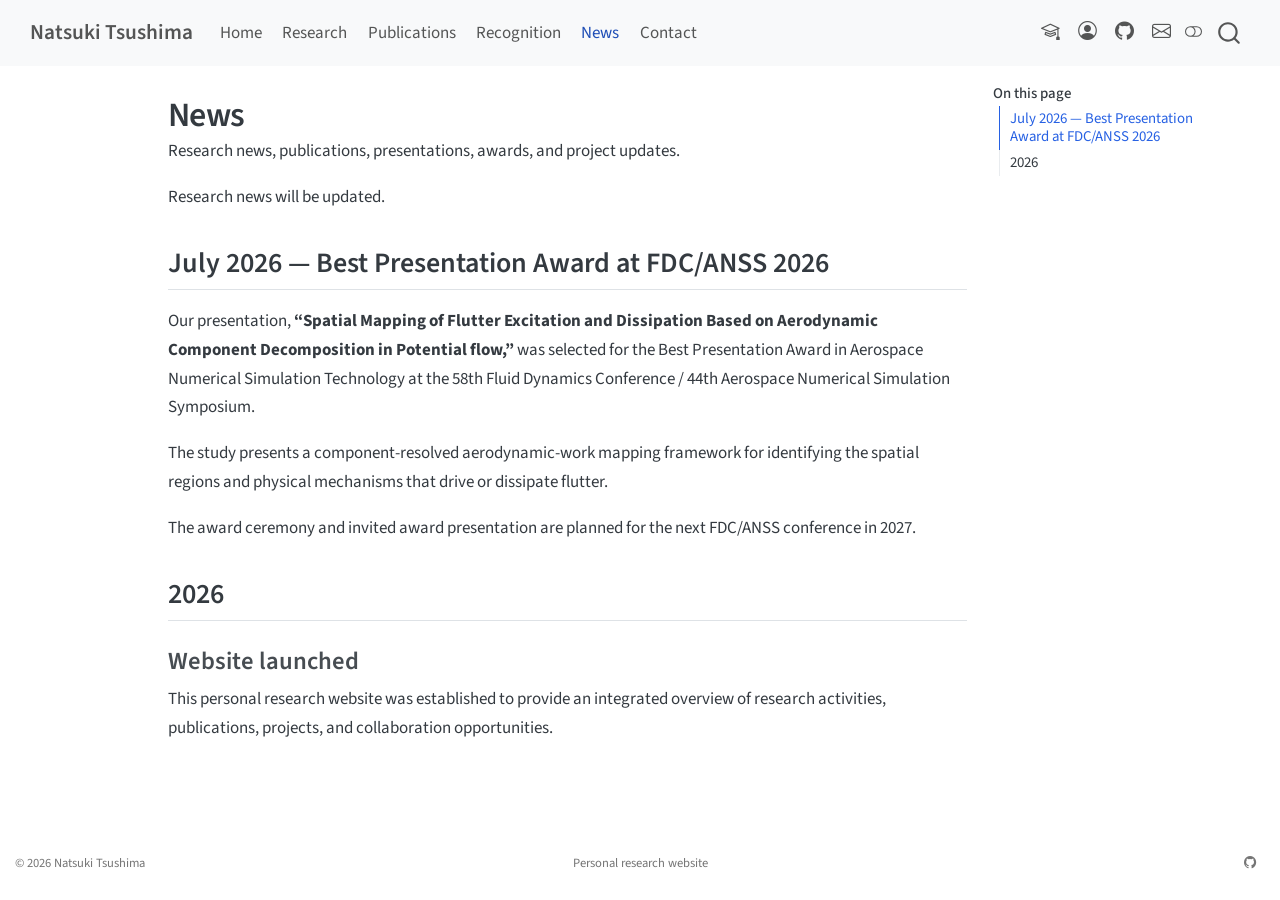
<file: news.html>
<!DOCTYPE html>
<html xmlns="http://www.w3.org/1999/xhtml" lang="en" xml:lang="en"><head>

<meta charset="utf-8">
<meta name="generator" content="quarto-1.9.38">

<meta name="viewport" content="width=device-width, initial-scale=1.0, user-scalable=yes">

<meta name="description" content="Research news, publications, presentations, awards, and project updates.">

<title>News – Natsuki Tsushima</title>
<style>
/* Default styles provided by pandoc.
** See https://pandoc.org/MANUAL.html#variables-for-html for config info.
*/
code{white-space: pre-wrap;}
span.smallcaps{font-variant: small-caps;}
div.columns{display: flex; gap: min(4vw, 1.5em);}
div.column{flex: auto; overflow-x: auto;}
div.hanging-indent{margin-left: 1.5em; text-indent: -1.5em;}
ul.task-list{list-style: none;}
ul.task-list li input[type="checkbox"] {
  width: 0.8em;
  margin: 0 0.8em 0.2em -1em; /* quarto-specific, see https://github.com/quarto-dev/quarto-cli/issues/4556 */ 
  vertical-align: middle;
}
</style>


<script src="site_libs/quarto-nav/quarto-nav.js"></script>
<script src="site_libs/quarto-nav/headroom.min.js"></script>
<script src="site_libs/clipboard/clipboard.min.js"></script>
<script src="site_libs/quarto-search/autocomplete.umd.js"></script>
<script src="site_libs/quarto-search/fuse.min.js"></script>
<script src="site_libs/quarto-search/quarto-search.js"></script>
<meta name="quarto:offset" content="./">
<script src="site_libs/quarto-html/quarto.js" type="module"></script>
<script src="site_libs/quarto-html/tabsets/tabsets.js" type="module"></script>
<script src="site_libs/quarto-html/popper.min.js"></script>
<script src="site_libs/quarto-html/tippy.umd.min.js"></script>
<script src="site_libs/quarto-html/anchor.min.js"></script>
<link href="site_libs/quarto-html/tippy.css" rel="stylesheet">
<link href="site_libs/quarto-html/quarto-syntax-highlighting-15634bcf2e68342d4ad2dfa704d543f6.css" rel="stylesheet" class="quarto-color-scheme" id="quarto-text-highlighting-styles">
<link href="site_libs/quarto-html/quarto-syntax-highlighting-dark-0a6b7249c26820e032cb0bd839ff02b1.css" rel="stylesheet" class="quarto-color-scheme quarto-color-alternate" id="quarto-text-highlighting-styles">
<link href="site_libs/quarto-html/quarto-syntax-highlighting-15634bcf2e68342d4ad2dfa704d543f6.css" rel="stylesheet" class="quarto-color-scheme-extra" id="quarto-text-highlighting-styles">
<script src="site_libs/bootstrap/bootstrap.min.js"></script>
<link href="site_libs/bootstrap/bootstrap-icons.css" rel="stylesheet">
<link href="site_libs/bootstrap/bootstrap-a0f9fd0d421825b736dc1bbcbcba2219.min.css" rel="stylesheet" append-hash="true" class="quarto-color-scheme" id="quarto-bootstrap" data-mode="light">
<link href="site_libs/bootstrap/bootstrap-dark-e8964db687007ca8dd88d9d9ce58e3ef.min.css" rel="stylesheet" append-hash="true" class="quarto-color-scheme quarto-color-alternate" id="quarto-bootstrap" data-mode="dark">
<link href="site_libs/bootstrap/bootstrap-a0f9fd0d421825b736dc1bbcbcba2219.min.css" rel="stylesheet" append-hash="true" class="quarto-color-scheme-extra" id="quarto-bootstrap" data-mode="light">
<script id="quarto-search-options" type="application/json">{
  "location": "navbar",
  "copy-button": false,
  "collapse-after": 3,
  "panel-placement": "end",
  "type": "overlay",
  "limit": 50,
  "keyboard-shortcut": [
    "f",
    "/",
    "s"
  ],
  "show-item-context": false,
  "language": {
    "search-no-results-text": "No results",
    "search-matching-documents-text": "matching documents",
    "search-copy-link-title": "Copy link to search",
    "search-hide-matches-text": "Hide additional matches",
    "search-more-match-text": "more match in this document",
    "search-more-matches-text": "more matches in this document",
    "search-clear-button-title": "Clear",
    "search-text-placeholder": "",
    "search-detached-cancel-button-title": "Cancel",
    "search-submit-button-title": "Submit",
    "search-label": "Search"
  }
}</script>
<script data-goatcounter="https://natsuki-tsushima.goatcounter.com/count" async="" src="//gc.zgo.at/count.js"></script>


<link rel="stylesheet" href="styles.css">
</head>

<body class="nav-fixed quarto-light"><script id="quarto-html-before-body" type="application/javascript">
    const toggleBodyColorMode = (bsSheetEl) => {
      const mode = bsSheetEl.getAttribute("data-mode");
      const bodyEl = window.document.querySelector("body");
      if (mode === "dark") {
        bodyEl.classList.add("quarto-dark");
        bodyEl.classList.remove("quarto-light");
      } else {
        bodyEl.classList.add("quarto-light");
        bodyEl.classList.remove("quarto-dark");
      }
    }
    const toggleBodyColorPrimary = () => {
      const bsSheetEl = window.document.querySelector("link#quarto-bootstrap:not([rel=disabled-stylesheet])");
      if (bsSheetEl) {
        toggleBodyColorMode(bsSheetEl);
      }
    }
    const setColorSchemeToggle = (alternate) => {
      const toggles = window.document.querySelectorAll('.quarto-color-scheme-toggle');
      for (let i=0; i < toggles.length; i++) {
        const toggle = toggles[i];
        if (toggle) {
          if (alternate) {
            toggle.classList.add("alternate");
          } else {
            toggle.classList.remove("alternate");
          }
        }
      }
    };
    const toggleColorMode = (alternate) => {
      // Switch the stylesheets
      const primaryStylesheets = window.document.querySelectorAll('link.quarto-color-scheme:not(.quarto-color-alternate)');
      const alternateStylesheets = window.document.querySelectorAll('link.quarto-color-scheme.quarto-color-alternate');
      manageTransitions('#quarto-margin-sidebar .nav-link', false);
      if (alternate) {
        // note: dark is layered on light, we don't disable primary!
        enableStylesheet(alternateStylesheets);
        for (const sheetNode of alternateStylesheets) {
          if (sheetNode.id === "quarto-bootstrap") {
            toggleBodyColorMode(sheetNode);
          }
        }
      } else {
        disableStylesheet(alternateStylesheets);
        enableStylesheet(primaryStylesheets)
        toggleBodyColorPrimary();
      }
      manageTransitions('#quarto-margin-sidebar .nav-link', true);
      // Switch the toggles
      setColorSchemeToggle(alternate)
      // Hack to workaround the fact that safari doesn't
      // properly recolor the scrollbar when toggling (#1455)
      if (navigator.userAgent.indexOf('Safari') > 0 && navigator.userAgent.indexOf('Chrome') == -1) {
        manageTransitions("body", false);
        window.scrollTo(0, 1);
        setTimeout(() => {
          window.scrollTo(0, 0);
          manageTransitions("body", true);
        }, 40);
      }
    }
    const disableStylesheet = (stylesheets) => {
      for (let i=0; i < stylesheets.length; i++) {
        const stylesheet = stylesheets[i];
        stylesheet.rel = 'disabled-stylesheet';
      }
    }
    const enableStylesheet = (stylesheets) => {
      for (let i=0; i < stylesheets.length; i++) {
        const stylesheet = stylesheets[i];
        if(stylesheet.rel !== 'stylesheet') { // for Chrome, which will still FOUC without this check
          stylesheet.rel = 'stylesheet';
        }
      }
    }
    const manageTransitions = (selector, allowTransitions) => {
      const els = window.document.querySelectorAll(selector);
      for (let i=0; i < els.length; i++) {
        const el = els[i];
        if (allowTransitions) {
          el.classList.remove('notransition');
        } else {
          el.classList.add('notransition');
        }
      }
    }
    const isFileUrl = () => {
      return window.location.protocol === 'file:';
    }
    const hasAlternateSentinel = () => {
      let styleSentinel = getColorSchemeSentinel();
      if (styleSentinel !== null) {
        return styleSentinel === "alternate";
      } else {
        return false;
      }
    }
    const setStyleSentinel = (alternate) => {
      const value = alternate ? "alternate" : "default";
      if (!isFileUrl()) {
        window.localStorage.setItem("quarto-color-scheme", value);
      } else {
        localAlternateSentinel = value;
      }
    }
    const getColorSchemeSentinel = () => {
      if (!isFileUrl()) {
        const storageValue = window.localStorage.getItem("quarto-color-scheme");
        return storageValue != null ? storageValue : localAlternateSentinel;
      } else {
        return localAlternateSentinel;
      }
    }
    const toggleGiscusIfUsed = (isAlternate, darkModeDefault) => {
      const baseTheme = document.querySelector('#giscus-base-theme')?.value ?? 'light';
      const alternateTheme = document.querySelector('#giscus-alt-theme')?.value ?? 'dark';
      let newTheme = '';
      if(authorPrefersDark) {
        newTheme = isAlternate ? baseTheme : alternateTheme;
      } else {
        newTheme = isAlternate ? alternateTheme : baseTheme;
      }
      const changeGiscusTheme = () => {
        // From: https://github.com/giscus/giscus/issues/336
        const sendMessage = (message) => {
          const iframe = document.querySelector('iframe.giscus-frame');
          if (!iframe) return;
          iframe.contentWindow.postMessage({ giscus: message }, 'https://giscus.app');
        }
        sendMessage({
          setConfig: {
            theme: newTheme
          }
        });
      }
      const isGiscussLoaded = window.document.querySelector('iframe.giscus-frame') !== null;
      if (isGiscussLoaded) {
        changeGiscusTheme();
      }
    };
    const authorPrefersDark = false;
    const darkModeDefault = authorPrefersDark;
      document.querySelector('link#quarto-text-highlighting-styles.quarto-color-scheme-extra').rel = 'disabled-stylesheet';
      document.querySelector('link#quarto-bootstrap.quarto-color-scheme-extra').rel = 'disabled-stylesheet';
    let localAlternateSentinel = darkModeDefault ? 'alternate' : 'default';
    // Dark / light mode switch
    window.quartoToggleColorScheme = () => {
      // Read the current dark / light value
      let toAlternate = !hasAlternateSentinel();
      toggleColorMode(toAlternate);
      setStyleSentinel(toAlternate);
      toggleGiscusIfUsed(toAlternate, darkModeDefault);
      window.dispatchEvent(new Event('resize'));
    };
    // Switch to dark mode if need be
    if (hasAlternateSentinel()) {
      toggleColorMode(true);
    } else {
      toggleColorMode(false);
    }
  </script>

<div id="quarto-search-results"></div>
  <header id="quarto-header" class="headroom fixed-top">
    <nav class="navbar navbar-expand-lg " data-bs-theme="dark">
      <div class="navbar-container container-fluid">
      <div class="navbar-brand-container mx-auto">
    <a class="navbar-brand" href="./index.html">
    <span class="navbar-title">Natsuki Tsushima</span>
    </a>
  </div>
            <div id="quarto-search" class="" title="Search"></div>
          <button class="navbar-toggler" type="button" data-bs-toggle="collapse" data-bs-target="#navbarCollapse" aria-controls="navbarCollapse" role="menu" aria-expanded="false" aria-label="Toggle navigation" onclick="if (window.quartoToggleHeadroom) { window.quartoToggleHeadroom(); }">
  <span class="navbar-toggler-icon"></span>
</button>
          <div class="collapse navbar-collapse" id="navbarCollapse">
            <ul class="navbar-nav navbar-nav-scroll me-auto">
  <li class="nav-item">
    <a class="nav-link" href="./index.html"> 
<span class="menu-text">Home</span></a>
  </li>  
  <li class="nav-item">
    <a class="nav-link" href="./research.html"> 
<span class="menu-text">Research</span></a>
  </li>  
  <li class="nav-item">
    <a class="nav-link" href="./publications.html"> 
<span class="menu-text">Publications</span></a>
  </li>  
  <li class="nav-item">
    <a class="nav-link" href="./recognition.html"> 
<span class="menu-text">Recognition</span></a>
  </li>  
  <li class="nav-item">
    <a class="nav-link active" href="./news.html" aria-current="page"> 
<span class="menu-text">News</span></a>
  </li>  
  <li class="nav-item">
    <a class="nav-link" href="./contact.html"> 
<span class="menu-text">Contact</span></a>
  </li>  
</ul>
            <ul class="navbar-nav navbar-nav-scroll ms-auto">
  <li class="nav-item compact">
    <a class="nav-link" href="https://scholar.google.com/citations?hl=en&amp;user=ATxZpX0AAAAJ"> <i class="bi bi-mortarboard" role="img" aria-label="Google Scholar">
</i> 
<span class="menu-text"></span></a>
  </li>  
  <li class="nav-item compact">
    <a class="nav-link" href="https://orcid.org/0000-0003-0767-7295"> <i class="bi bi-person-circle" role="img" aria-label="ORCID">
</i> 
<span class="menu-text"></span></a>
  </li>  
  <li class="nav-item compact">
    <a class="nav-link" href="https://github.com/ntsushima-ae"> <i class="bi bi-github" role="img" aria-label="GitHub">
</i> 
<span class="menu-text"></span></a>
  </li>  
  <li class="nav-item compact">
    <a class="nav-link" href="mailto:ntsushima@aero.kyushu-u.ac.jp"> <i class="bi bi-envelope" role="img" aria-label="Email">
</i> 
<span class="menu-text"></span></a>
  </li>  
</ul>
          </div> <!-- /navcollapse -->
            <div class="quarto-navbar-tools">
  <a href="" class="quarto-color-scheme-toggle quarto-navigation-tool  px-1" onclick="window.quartoToggleColorScheme(); return false;" title="Toggle dark mode"><i class="bi"></i></a>
</div>
      </div> <!-- /container-fluid -->
    </nav>
</header>
<!-- content -->
<div id="quarto-content" class="quarto-container page-columns page-rows-contents page-layout-article page-navbar">
<!-- sidebar -->
<!-- margin-sidebar -->
    <div id="quarto-margin-sidebar" class="sidebar margin-sidebar">
        <nav id="TOC" role="doc-toc" class="toc-active">
    <h2 id="toc-title">On this page</h2>
   
  <ul class="collapse">
  <li><a href="#july-2026-best-presentation-award-at-fdcanss-2026" id="toc-july-2026-best-presentation-award-at-fdcanss-2026" class="nav-link active" data-scroll-target="#july-2026-best-presentation-award-at-fdcanss-2026">July 2026 — Best Presentation Award at FDC/ANSS 2026</a></li>
  <li><a href="#section" id="toc-section" class="nav-link" data-scroll-target="#section">2026</a></li>
  </ul>
</nav>
    </div>
<!-- main -->
<main class="content" id="quarto-document-content">


<header id="title-block-header" class="quarto-title-block default">
<div class="quarto-title">
<h1 class="title">News</h1>
</div>

<div>
  <div class="description">
    Research news, publications, presentations, awards, and project updates.
  </div>
</div>


<div class="quarto-title-meta">

    
  
    
  </div>
  


</header>


<p>Research news will be updated.</p>
<section id="july-2026-best-presentation-award-at-fdcanss-2026" class="level2">
<h2 class="anchored" data-anchor-id="july-2026-best-presentation-award-at-fdcanss-2026">July 2026 — Best Presentation Award at FDC/ANSS 2026</h2>
<p>Our presentation, <strong>“Spatial Mapping of Flutter Excitation and Dissipation Based on Aerodynamic Component Decomposition in Potential flow,”</strong> was selected for the Best Presentation Award in Aerospace Numerical Simulation Technology at the 58th Fluid Dynamics Conference / 44th Aerospace Numerical Simulation Symposium.</p>
<p>The study presents a component-resolved aerodynamic-work mapping framework for identifying the spatial regions and physical mechanisms that drive or dissipate flutter.</p>
<p>The award ceremony and invited award presentation are planned for the next FDC/ANSS conference in 2027.</p>
</section>
<section id="section" class="level2">
<h2 class="anchored" data-anchor-id="section">2026</h2>
<section id="website-launched" class="level3">
<h3 class="anchored" data-anchor-id="website-launched">Website launched</h3>
<p>This personal research website was established to provide an integrated overview of research activities, publications, projects, and collaboration opportunities.</p>


</section>
</section>

<a onclick="window.scrollTo(0, 0); return false;" role="button" id="quarto-back-to-top"><i class="bi bi-arrow-up"></i> Back to top</a></main> <!-- /main -->
<script id="quarto-html-after-body" type="application/javascript">
  window.document.addEventListener("DOMContentLoaded", function (event) {
    // Ensure there is a toggle, if there isn't float one in the top right
    if (window.document.querySelector('.quarto-color-scheme-toggle') === null) {
      const a = window.document.createElement('a');
      a.classList.add('top-right');
      a.classList.add('quarto-color-scheme-toggle');
      a.href = "";
      a.onclick = function() { try { window.quartoToggleColorScheme(); } catch {} return false; };
      const i = window.document.createElement("i");
      i.classList.add('bi');
      a.appendChild(i);
      window.document.body.appendChild(a);
    }
    setColorSchemeToggle(hasAlternateSentinel())
    const icon = "";
    const anchorJS = new window.AnchorJS();
    anchorJS.options = {
      placement: 'right',
      icon: icon
    };
    anchorJS.add('.anchored');
    const isCodeAnnotation = (el) => {
      for (const clz of el.classList) {
        if (clz.startsWith('code-annotation-')) {                     
          return true;
        }
      }
      return false;
    }
    const onCopySuccess = function(e) {
      // button target
      const button = e.trigger;
      // don't keep focus
      button.blur();
      // flash "checked"
      button.classList.add('code-copy-button-checked');
      var currentTitle = button.getAttribute("title");
      button.setAttribute("title", "Copied!");
      let tooltip;
      if (window.bootstrap) {
        button.setAttribute("data-bs-toggle", "tooltip");
        button.setAttribute("data-bs-placement", "left");
        button.setAttribute("data-bs-title", "Copied!");
        tooltip = new bootstrap.Tooltip(button, 
          { trigger: "manual", 
            customClass: "code-copy-button-tooltip",
            offset: [0, -8]});
        tooltip.show();    
      }
      setTimeout(function() {
        if (tooltip) {
          tooltip.hide();
          button.removeAttribute("data-bs-title");
          button.removeAttribute("data-bs-toggle");
          button.removeAttribute("data-bs-placement");
        }
        button.setAttribute("title", currentTitle);
        button.classList.remove('code-copy-button-checked');
      }, 1000);
      // clear code selection
      e.clearSelection();
    }
    const getTextToCopy = function(trigger) {
      const outerScaffold = trigger.parentElement.cloneNode(true);
      const codeEl = outerScaffold.querySelector('code');
      for (const childEl of codeEl.children) {
        if (isCodeAnnotation(childEl)) {
          childEl.remove();
        }
      }
      return codeEl.innerText;
    }
    const clipboard = new window.ClipboardJS('.code-copy-button:not([data-in-quarto-modal])', {
      text: getTextToCopy
    });
    clipboard.on('success', onCopySuccess);
    if (window.document.getElementById('quarto-embedded-source-code-modal')) {
      const clipboardModal = new window.ClipboardJS('.code-copy-button[data-in-quarto-modal]', {
        text: getTextToCopy,
        container: window.document.getElementById('quarto-embedded-source-code-modal')
      });
      clipboardModal.on('success', onCopySuccess);
    }
      var localhostRegex = new RegExp(/^(?:http|https):\/\/localhost\:?[0-9]*\//);
      var mailtoRegex = new RegExp(/^mailto:/);
        var filterRegex = new RegExp("https:\/\/ntsushima-ae\.github\.io\/natsuki-tsushima\.github\.io\/");
      var isInternal = (href) => {
          return filterRegex.test(href) || localhostRegex.test(href) || mailtoRegex.test(href);
      }
      // Inspect non-navigation links and adorn them if external
     var links = window.document.querySelectorAll('a[href]:not(.nav-link):not(.navbar-brand):not(.toc-action):not(.sidebar-link):not(.sidebar-item-toggle):not(.pagination-link):not(.no-external):not([aria-hidden]):not(.dropdown-item):not(.quarto-navigation-tool):not(.about-link)');
      for (var i=0; i<links.length; i++) {
        const link = links[i];
        if (!isInternal(link.href)) {
          // undo the damage that might have been done by quarto-nav.js in the case of
          // links that we want to consider external
          if (link.dataset.originalHref !== undefined) {
            link.href = link.dataset.originalHref;
          }
            // target, if specified
            link.setAttribute("target", "_blank");
            if (link.getAttribute("rel") === null) {
              link.setAttribute("rel", "noopener");
            }
        }
      }
    function tippyHover(el, contentFn, onTriggerFn, onUntriggerFn) {
      const config = {
        allowHTML: true,
        maxWidth: 500,
        delay: 100,
        arrow: false,
        appendTo: function(el) {
            return el.parentElement;
        },
        interactive: true,
        interactiveBorder: 10,
        theme: 'quarto',
        placement: 'bottom-start',
      };
      if (contentFn) {
        config.content = contentFn;
      }
      if (onTriggerFn) {
        config.onTrigger = onTriggerFn;
      }
      if (onUntriggerFn) {
        config.onUntrigger = onUntriggerFn;
      }
      window.tippy(el, config); 
    }
    const noterefs = window.document.querySelectorAll('a[role="doc-noteref"]');
    for (var i=0; i<noterefs.length; i++) {
      const ref = noterefs[i];
      tippyHover(ref, function() {
        // use id or data attribute instead here
        let href = ref.getAttribute('data-footnote-href') || ref.getAttribute('href');
        try { href = new URL(href).hash; } catch {}
        const id = href.replace(/^#\/?/, "");
        const note = window.document.getElementById(id);
        if (note) {
          return note.innerHTML;
        } else {
          return "";
        }
      });
    }
    const xrefs = window.document.querySelectorAll('a.quarto-xref');
    const processXRef = (id, note) => {
      // Strip column container classes
      const stripColumnClz = (el) => {
        el.classList.remove("page-full", "page-columns");
        if (el.children) {
          for (const child of el.children) {
            stripColumnClz(child);
          }
        }
      }
      stripColumnClz(note)
      if (id === null || id.startsWith('sec-')) {
        // Special case sections, only their first couple elements
        const container = document.createElement("div");
        if (note.children && note.children.length > 2) {
          container.appendChild(note.children[0].cloneNode(true));
          for (let i = 1; i < note.children.length; i++) {
            const child = note.children[i];
            if (child.tagName === "P" && child.innerText === "") {
              continue;
            } else {
              container.appendChild(child.cloneNode(true));
              break;
            }
          }
          if (window.Quarto?.typesetMath) {
            window.Quarto.typesetMath(container);
          }
          return container.innerHTML
        } else {
          if (window.Quarto?.typesetMath) {
            window.Quarto.typesetMath(note);
          }
          return note.innerHTML;
        }
      } else {
        // Remove any anchor links if they are present
        const anchorLink = note.querySelector('a.anchorjs-link');
        if (anchorLink) {
          anchorLink.remove();
        }
        if (window.Quarto?.typesetMath) {
          window.Quarto.typesetMath(note);
        }
        if (note.classList.contains("callout")) {
          return note.outerHTML;
        } else {
          return note.innerHTML;
        }
      }
    }
    for (var i=0; i<xrefs.length; i++) {
      const xref = xrefs[i];
      tippyHover(xref, undefined, function(instance) {
        instance.disable();
        let url = xref.getAttribute('href');
        let hash = undefined; 
        if (url.startsWith('#')) {
          hash = url;
        } else {
          try { hash = new URL(url).hash; } catch {}
        }
        if (hash) {
          const id = hash.replace(/^#\/?/, "");
          const note = window.document.getElementById(id);
          if (note !== null) {
            try {
              const html = processXRef(id, note.cloneNode(true));
              instance.setContent(html);
            } finally {
              instance.enable();
              instance.show();
            }
          } else {
            // See if we can fetch this
            fetch(url.split('#')[0])
            .then(res => res.text())
            .then(html => {
              const parser = new DOMParser();
              const htmlDoc = parser.parseFromString(html, "text/html");
              const note = htmlDoc.getElementById(id);
              if (note !== null) {
                const html = processXRef(id, note);
                instance.setContent(html);
              } 
            }).finally(() => {
              instance.enable();
              instance.show();
            });
          }
        } else {
          // See if we can fetch a full url (with no hash to target)
          // This is a special case and we should probably do some content thinning / targeting
          fetch(url)
          .then(res => res.text())
          .then(html => {
            const parser = new DOMParser();
            const htmlDoc = parser.parseFromString(html, "text/html");
            const note = htmlDoc.querySelector('main.content');
            if (note !== null) {
              // This should only happen for chapter cross references
              // (since there is no id in the URL)
              // remove the first header
              if (note.children.length > 0 && note.children[0].tagName === "HEADER") {
                note.children[0].remove();
              }
              const html = processXRef(null, note);
              instance.setContent(html);
            } 
          }).finally(() => {
            instance.enable();
            instance.show();
          });
        }
      }, function(instance) {
      });
    }
        let selectedAnnoteEl;
        const selectorForAnnotation = ( cell, annotation) => {
          let cellAttr = 'data-code-cell="' + cell + '"';
          let lineAttr = 'data-code-annotation="' +  annotation + '"';
          const selector = 'span[' + cellAttr + '][' + lineAttr + ']';
          return selector;
        }
        const selectCodeLines = (annoteEl) => {
          const doc = window.document;
          const targetCell = annoteEl.getAttribute("data-target-cell");
          const targetAnnotation = annoteEl.getAttribute("data-target-annotation");
          const annoteSpan = window.document.querySelector(selectorForAnnotation(targetCell, targetAnnotation));
          const lines = annoteSpan.getAttribute("data-code-lines").split(",");
          const lineIds = lines.map((line) => {
            return targetCell + "-" + line;
          })
          let top = null;
          let height = null;
          let parent = null;
          if (lineIds.length > 0) {
              //compute the position of the single el (top and bottom and make a div)
              const el = window.document.getElementById(lineIds[0]);
              top = el.offsetTop;
              height = el.offsetHeight;
              parent = el.parentElement.parentElement;
            if (lineIds.length > 1) {
              const lastEl = window.document.getElementById(lineIds[lineIds.length - 1]);
              const bottom = lastEl.offsetTop + lastEl.offsetHeight;
              height = bottom - top;
            }
            if (top !== null && height !== null && parent !== null) {
              // cook up a div (if necessary) and position it 
              let div = window.document.getElementById("code-annotation-line-highlight");
              if (div === null) {
                div = window.document.createElement("div");
                div.setAttribute("id", "code-annotation-line-highlight");
                div.style.position = 'absolute';
                parent.appendChild(div);
              }
              div.style.top = top - 2 + "px";
              div.style.height = height + 4 + "px";
              div.style.left = 0;
              let gutterDiv = window.document.getElementById("code-annotation-line-highlight-gutter");
              if (gutterDiv === null) {
                gutterDiv = window.document.createElement("div");
                gutterDiv.setAttribute("id", "code-annotation-line-highlight-gutter");
                gutterDiv.style.position = 'absolute';
                const codeCell = window.document.getElementById(targetCell);
                const gutter = codeCell.querySelector('.code-annotation-gutter');
                gutter.appendChild(gutterDiv);
              }
              gutterDiv.style.top = top - 2 + "px";
              gutterDiv.style.height = height + 4 + "px";
            }
            selectedAnnoteEl = annoteEl;
          }
        };
        const unselectCodeLines = () => {
          const elementsIds = ["code-annotation-line-highlight", "code-annotation-line-highlight-gutter"];
          elementsIds.forEach((elId) => {
            const div = window.document.getElementById(elId);
            if (div) {
              div.remove();
            }
          });
          selectedAnnoteEl = undefined;
        };
          // Handle positioning of the toggle
      window.addEventListener(
        "resize",
        throttle(() => {
          elRect = undefined;
          if (selectedAnnoteEl) {
            selectCodeLines(selectedAnnoteEl);
          }
        }, 10)
      );
      function throttle(fn, ms) {
      let throttle = false;
      let timer;
        return (...args) => {
          if(!throttle) { // first call gets through
              fn.apply(this, args);
              throttle = true;
          } else { // all the others get throttled
              if(timer) clearTimeout(timer); // cancel #2
              timer = setTimeout(() => {
                fn.apply(this, args);
                timer = throttle = false;
              }, ms);
          }
        };
      }
        // Attach click handler to the DT
        const annoteDls = window.document.querySelectorAll('dt[data-target-cell]');
        for (const annoteDlNode of annoteDls) {
          annoteDlNode.addEventListener('click', (event) => {
            const clickedEl = event.target;
            if (clickedEl !== selectedAnnoteEl) {
              unselectCodeLines();
              const activeEl = window.document.querySelector('dt[data-target-cell].code-annotation-active');
              if (activeEl) {
                activeEl.classList.remove('code-annotation-active');
              }
              selectCodeLines(clickedEl);
              clickedEl.classList.add('code-annotation-active');
            } else {
              // Unselect the line
              unselectCodeLines();
              clickedEl.classList.remove('code-annotation-active');
            }
          });
        }
    const findCites = (el) => {
      const parentEl = el.parentElement;
      if (parentEl) {
        const cites = parentEl.dataset.cites;
        if (cites) {
          return {
            el,
            cites: cites.split(' ')
          };
        } else {
          return findCites(el.parentElement)
        }
      } else {
        return undefined;
      }
    };
    var bibliorefs = window.document.querySelectorAll('a[role="doc-biblioref"]');
    for (var i=0; i<bibliorefs.length; i++) {
      const ref = bibliorefs[i];
      const citeInfo = findCites(ref);
      if (citeInfo) {
        tippyHover(citeInfo.el, function() {
          var popup = window.document.createElement('div');
          citeInfo.cites.forEach(function(cite) {
            var citeDiv = window.document.createElement('div');
            citeDiv.classList.add('hanging-indent');
            citeDiv.classList.add('csl-entry');
            var biblioDiv = window.document.getElementById('ref-' + cite);
            if (biblioDiv) {
              citeDiv.innerHTML = biblioDiv.innerHTML;
            }
            popup.appendChild(citeDiv);
          });
          return popup.innerHTML;
        });
      }
    }
  });
  </script>
</div> <!-- /content -->
<footer class="footer">
  <div class="nav-footer">
    <div class="nav-footer-left">
<p>© 2026 Natsuki Tsushima</p>
</div>   
    <div class="nav-footer-center">
<p>Personal research website</p>
</div>
    <div class="nav-footer-right">
      <ul class="footer-items list-unstyled">
    <li class="nav-item compact">
    <a class="nav-link" href="https://github.com/ntsushima-ae">
      <i class="bi bi-github" role="img">
</i> 
    </a>
  </li>  
</ul>
    </div>
  </div>
</footer>




</body></html>
</file>
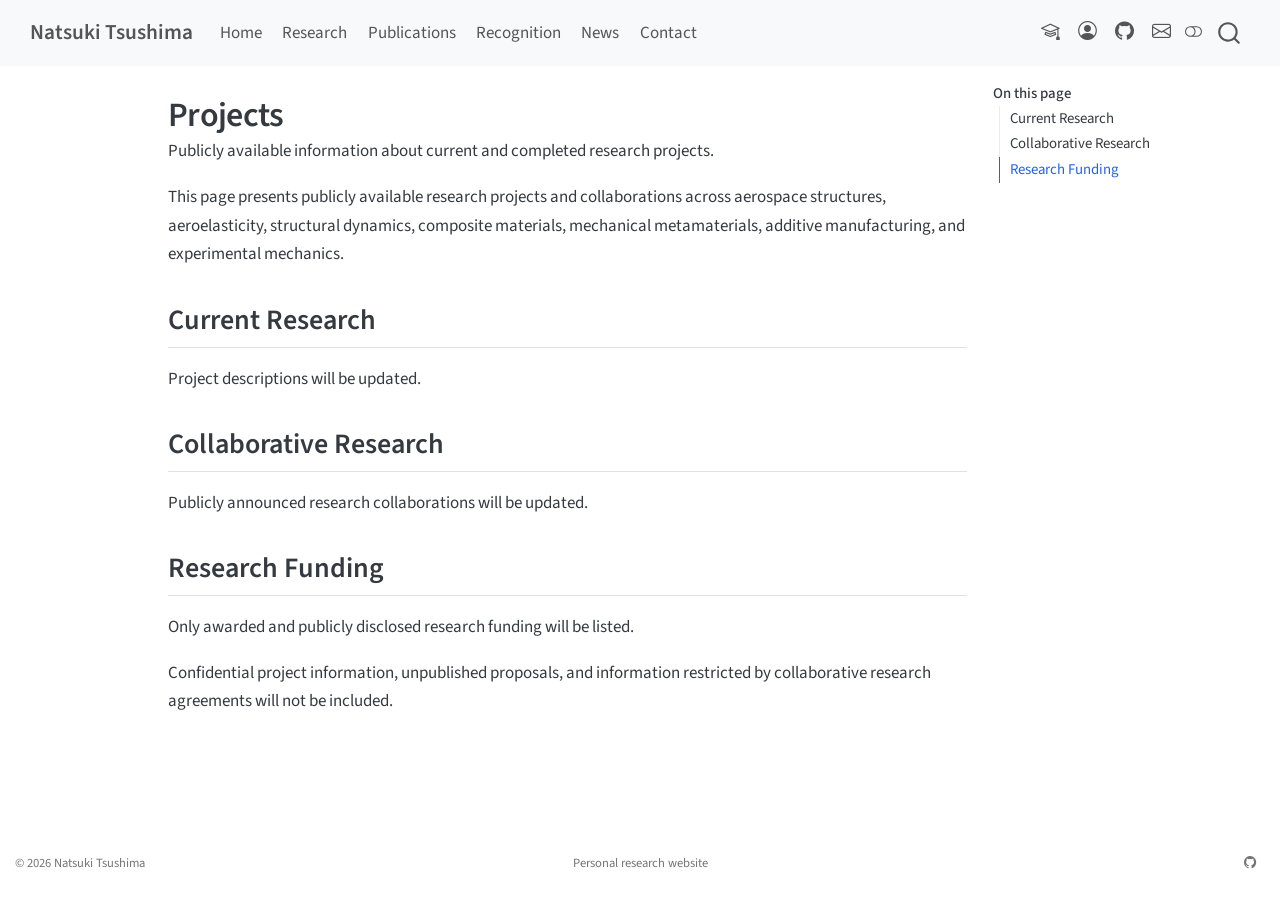
<file: projects.html>
<!DOCTYPE html>
<html xmlns="http://www.w3.org/1999/xhtml" lang="en" xml:lang="en"><head>

<meta charset="utf-8">
<meta name="generator" content="quarto-1.9.38">

<meta name="viewport" content="width=device-width, initial-scale=1.0, user-scalable=yes">

<meta name="description" content="Publicly available information about current and completed research projects.">

<title>Projects – Natsuki Tsushima</title>
<style>
/* Default styles provided by pandoc.
** See https://pandoc.org/MANUAL.html#variables-for-html for config info.
*/
code{white-space: pre-wrap;}
span.smallcaps{font-variant: small-caps;}
div.columns{display: flex; gap: min(4vw, 1.5em);}
div.column{flex: auto; overflow-x: auto;}
div.hanging-indent{margin-left: 1.5em; text-indent: -1.5em;}
ul.task-list{list-style: none;}
ul.task-list li input[type="checkbox"] {
  width: 0.8em;
  margin: 0 0.8em 0.2em -1em; /* quarto-specific, see https://github.com/quarto-dev/quarto-cli/issues/4556 */ 
  vertical-align: middle;
}
</style>


<script src="site_libs/quarto-nav/quarto-nav.js"></script>
<script src="site_libs/quarto-nav/headroom.min.js"></script>
<script src="site_libs/clipboard/clipboard.min.js"></script>
<script src="site_libs/quarto-search/autocomplete.umd.js"></script>
<script src="site_libs/quarto-search/fuse.min.js"></script>
<script src="site_libs/quarto-search/quarto-search.js"></script>
<meta name="quarto:offset" content="./">
<script src="site_libs/quarto-html/quarto.js" type="module"></script>
<script src="site_libs/quarto-html/tabsets/tabsets.js" type="module"></script>
<script src="site_libs/quarto-html/popper.min.js"></script>
<script src="site_libs/quarto-html/tippy.umd.min.js"></script>
<script src="site_libs/quarto-html/anchor.min.js"></script>
<link href="site_libs/quarto-html/tippy.css" rel="stylesheet">
<link href="site_libs/quarto-html/quarto-syntax-highlighting-15634bcf2e68342d4ad2dfa704d543f6.css" rel="stylesheet" class="quarto-color-scheme" id="quarto-text-highlighting-styles">
<link href="site_libs/quarto-html/quarto-syntax-highlighting-dark-0a6b7249c26820e032cb0bd839ff02b1.css" rel="stylesheet" class="quarto-color-scheme quarto-color-alternate" id="quarto-text-highlighting-styles">
<link href="site_libs/quarto-html/quarto-syntax-highlighting-15634bcf2e68342d4ad2dfa704d543f6.css" rel="stylesheet" class="quarto-color-scheme-extra" id="quarto-text-highlighting-styles">
<script src="site_libs/bootstrap/bootstrap.min.js"></script>
<link href="site_libs/bootstrap/bootstrap-icons.css" rel="stylesheet">
<link href="site_libs/bootstrap/bootstrap-a0f9fd0d421825b736dc1bbcbcba2219.min.css" rel="stylesheet" append-hash="true" class="quarto-color-scheme" id="quarto-bootstrap" data-mode="light">
<link href="site_libs/bootstrap/bootstrap-dark-e8964db687007ca8dd88d9d9ce58e3ef.min.css" rel="stylesheet" append-hash="true" class="quarto-color-scheme quarto-color-alternate" id="quarto-bootstrap" data-mode="dark">
<link href="site_libs/bootstrap/bootstrap-a0f9fd0d421825b736dc1bbcbcba2219.min.css" rel="stylesheet" append-hash="true" class="quarto-color-scheme-extra" id="quarto-bootstrap" data-mode="light">
<script id="quarto-search-options" type="application/json">{
  "location": "navbar",
  "copy-button": false,
  "collapse-after": 3,
  "panel-placement": "end",
  "type": "overlay",
  "limit": 50,
  "keyboard-shortcut": [
    "f",
    "/",
    "s"
  ],
  "show-item-context": false,
  "language": {
    "search-no-results-text": "No results",
    "search-matching-documents-text": "matching documents",
    "search-copy-link-title": "Copy link to search",
    "search-hide-matches-text": "Hide additional matches",
    "search-more-match-text": "more match in this document",
    "search-more-matches-text": "more matches in this document",
    "search-clear-button-title": "Clear",
    "search-text-placeholder": "",
    "search-detached-cancel-button-title": "Cancel",
    "search-submit-button-title": "Submit",
    "search-label": "Search"
  }
}</script>
<script data-goatcounter="https://natsuki-tsushima.goatcounter.com/count" async="" src="//gc.zgo.at/count.js"></script>


<link rel="stylesheet" href="styles.css">
</head>

<body class="nav-fixed quarto-light"><script id="quarto-html-before-body" type="application/javascript">
    const toggleBodyColorMode = (bsSheetEl) => {
      const mode = bsSheetEl.getAttribute("data-mode");
      const bodyEl = window.document.querySelector("body");
      if (mode === "dark") {
        bodyEl.classList.add("quarto-dark");
        bodyEl.classList.remove("quarto-light");
      } else {
        bodyEl.classList.add("quarto-light");
        bodyEl.classList.remove("quarto-dark");
      }
    }
    const toggleBodyColorPrimary = () => {
      const bsSheetEl = window.document.querySelector("link#quarto-bootstrap:not([rel=disabled-stylesheet])");
      if (bsSheetEl) {
        toggleBodyColorMode(bsSheetEl);
      }
    }
    const setColorSchemeToggle = (alternate) => {
      const toggles = window.document.querySelectorAll('.quarto-color-scheme-toggle');
      for (let i=0; i < toggles.length; i++) {
        const toggle = toggles[i];
        if (toggle) {
          if (alternate) {
            toggle.classList.add("alternate");
          } else {
            toggle.classList.remove("alternate");
          }
        }
      }
    };
    const toggleColorMode = (alternate) => {
      // Switch the stylesheets
      const primaryStylesheets = window.document.querySelectorAll('link.quarto-color-scheme:not(.quarto-color-alternate)');
      const alternateStylesheets = window.document.querySelectorAll('link.quarto-color-scheme.quarto-color-alternate');
      manageTransitions('#quarto-margin-sidebar .nav-link', false);
      if (alternate) {
        // note: dark is layered on light, we don't disable primary!
        enableStylesheet(alternateStylesheets);
        for (const sheetNode of alternateStylesheets) {
          if (sheetNode.id === "quarto-bootstrap") {
            toggleBodyColorMode(sheetNode);
          }
        }
      } else {
        disableStylesheet(alternateStylesheets);
        enableStylesheet(primaryStylesheets)
        toggleBodyColorPrimary();
      }
      manageTransitions('#quarto-margin-sidebar .nav-link', true);
      // Switch the toggles
      setColorSchemeToggle(alternate)
      // Hack to workaround the fact that safari doesn't
      // properly recolor the scrollbar when toggling (#1455)
      if (navigator.userAgent.indexOf('Safari') > 0 && navigator.userAgent.indexOf('Chrome') == -1) {
        manageTransitions("body", false);
        window.scrollTo(0, 1);
        setTimeout(() => {
          window.scrollTo(0, 0);
          manageTransitions("body", true);
        }, 40);
      }
    }
    const disableStylesheet = (stylesheets) => {
      for (let i=0; i < stylesheets.length; i++) {
        const stylesheet = stylesheets[i];
        stylesheet.rel = 'disabled-stylesheet';
      }
    }
    const enableStylesheet = (stylesheets) => {
      for (let i=0; i < stylesheets.length; i++) {
        const stylesheet = stylesheets[i];
        if(stylesheet.rel !== 'stylesheet') { // for Chrome, which will still FOUC without this check
          stylesheet.rel = 'stylesheet';
        }
      }
    }
    const manageTransitions = (selector, allowTransitions) => {
      const els = window.document.querySelectorAll(selector);
      for (let i=0; i < els.length; i++) {
        const el = els[i];
        if (allowTransitions) {
          el.classList.remove('notransition');
        } else {
          el.classList.add('notransition');
        }
      }
    }
    const isFileUrl = () => {
      return window.location.protocol === 'file:';
    }
    const hasAlternateSentinel = () => {
      let styleSentinel = getColorSchemeSentinel();
      if (styleSentinel !== null) {
        return styleSentinel === "alternate";
      } else {
        return false;
      }
    }
    const setStyleSentinel = (alternate) => {
      const value = alternate ? "alternate" : "default";
      if (!isFileUrl()) {
        window.localStorage.setItem("quarto-color-scheme", value);
      } else {
        localAlternateSentinel = value;
      }
    }
    const getColorSchemeSentinel = () => {
      if (!isFileUrl()) {
        const storageValue = window.localStorage.getItem("quarto-color-scheme");
        return storageValue != null ? storageValue : localAlternateSentinel;
      } else {
        return localAlternateSentinel;
      }
    }
    const toggleGiscusIfUsed = (isAlternate, darkModeDefault) => {
      const baseTheme = document.querySelector('#giscus-base-theme')?.value ?? 'light';
      const alternateTheme = document.querySelector('#giscus-alt-theme')?.value ?? 'dark';
      let newTheme = '';
      if(authorPrefersDark) {
        newTheme = isAlternate ? baseTheme : alternateTheme;
      } else {
        newTheme = isAlternate ? alternateTheme : baseTheme;
      }
      const changeGiscusTheme = () => {
        // From: https://github.com/giscus/giscus/issues/336
        const sendMessage = (message) => {
          const iframe = document.querySelector('iframe.giscus-frame');
          if (!iframe) return;
          iframe.contentWindow.postMessage({ giscus: message }, 'https://giscus.app');
        }
        sendMessage({
          setConfig: {
            theme: newTheme
          }
        });
      }
      const isGiscussLoaded = window.document.querySelector('iframe.giscus-frame') !== null;
      if (isGiscussLoaded) {
        changeGiscusTheme();
      }
    };
    const authorPrefersDark = false;
    const darkModeDefault = authorPrefersDark;
      document.querySelector('link#quarto-text-highlighting-styles.quarto-color-scheme-extra').rel = 'disabled-stylesheet';
      document.querySelector('link#quarto-bootstrap.quarto-color-scheme-extra').rel = 'disabled-stylesheet';
    let localAlternateSentinel = darkModeDefault ? 'alternate' : 'default';
    // Dark / light mode switch
    window.quartoToggleColorScheme = () => {
      // Read the current dark / light value
      let toAlternate = !hasAlternateSentinel();
      toggleColorMode(toAlternate);
      setStyleSentinel(toAlternate);
      toggleGiscusIfUsed(toAlternate, darkModeDefault);
      window.dispatchEvent(new Event('resize'));
    };
    // Switch to dark mode if need be
    if (hasAlternateSentinel()) {
      toggleColorMode(true);
    } else {
      toggleColorMode(false);
    }
  </script>

<div id="quarto-search-results"></div>
  <header id="quarto-header" class="headroom fixed-top">
    <nav class="navbar navbar-expand-lg " data-bs-theme="dark">
      <div class="navbar-container container-fluid">
      <div class="navbar-brand-container mx-auto">
    <a class="navbar-brand" href="./index.html">
    <span class="navbar-title">Natsuki Tsushima</span>
    </a>
  </div>
            <div id="quarto-search" class="" title="Search"></div>
          <button class="navbar-toggler" type="button" data-bs-toggle="collapse" data-bs-target="#navbarCollapse" aria-controls="navbarCollapse" role="menu" aria-expanded="false" aria-label="Toggle navigation" onclick="if (window.quartoToggleHeadroom) { window.quartoToggleHeadroom(); }">
  <span class="navbar-toggler-icon"></span>
</button>
          <div class="collapse navbar-collapse" id="navbarCollapse">
            <ul class="navbar-nav navbar-nav-scroll me-auto">
  <li class="nav-item">
    <a class="nav-link" href="./index.html"> 
<span class="menu-text">Home</span></a>
  </li>  
  <li class="nav-item">
    <a class="nav-link" href="./research.html"> 
<span class="menu-text">Research</span></a>
  </li>  
  <li class="nav-item">
    <a class="nav-link" href="./publications.html"> 
<span class="menu-text">Publications</span></a>
  </li>  
  <li class="nav-item">
    <a class="nav-link" href="./recognition.html"> 
<span class="menu-text">Recognition</span></a>
  </li>  
  <li class="nav-item">
    <a class="nav-link" href="./news.html"> 
<span class="menu-text">News</span></a>
  </li>  
  <li class="nav-item">
    <a class="nav-link" href="./contact.html"> 
<span class="menu-text">Contact</span></a>
  </li>  
</ul>
            <ul class="navbar-nav navbar-nav-scroll ms-auto">
  <li class="nav-item compact">
    <a class="nav-link" href="https://scholar.google.com/citations?hl=en&amp;user=ATxZpX0AAAAJ"> <i class="bi bi-mortarboard" role="img" aria-label="Google Scholar">
</i> 
<span class="menu-text"></span></a>
  </li>  
  <li class="nav-item compact">
    <a class="nav-link" href="https://orcid.org/0000-0003-0767-7295"> <i class="bi bi-person-circle" role="img" aria-label="ORCID">
</i> 
<span class="menu-text"></span></a>
  </li>  
  <li class="nav-item compact">
    <a class="nav-link" href="https://github.com/ntsushima-ae"> <i class="bi bi-github" role="img" aria-label="GitHub">
</i> 
<span class="menu-text"></span></a>
  </li>  
  <li class="nav-item compact">
    <a class="nav-link" href="mailto:ntsushima@aero.kyushu-u.ac.jp"> <i class="bi bi-envelope" role="img" aria-label="Email">
</i> 
<span class="menu-text"></span></a>
  </li>  
</ul>
          </div> <!-- /navcollapse -->
            <div class="quarto-navbar-tools">
  <a href="" class="quarto-color-scheme-toggle quarto-navigation-tool  px-1" onclick="window.quartoToggleColorScheme(); return false;" title="Toggle dark mode"><i class="bi"></i></a>
</div>
      </div> <!-- /container-fluid -->
    </nav>
</header>
<!-- content -->
<div id="quarto-content" class="quarto-container page-columns page-rows-contents page-layout-article page-navbar">
<!-- sidebar -->
<!-- margin-sidebar -->
    <div id="quarto-margin-sidebar" class="sidebar margin-sidebar">
        <nav id="TOC" role="doc-toc" class="toc-active">
    <h2 id="toc-title">On this page</h2>
   
  <ul class="collapse">
  <li><a href="#current-research" id="toc-current-research" class="nav-link active" data-scroll-target="#current-research">Current Research</a></li>
  <li><a href="#collaborative-research" id="toc-collaborative-research" class="nav-link" data-scroll-target="#collaborative-research">Collaborative Research</a></li>
  <li><a href="#research-funding" id="toc-research-funding" class="nav-link" data-scroll-target="#research-funding">Research Funding</a></li>
  </ul>
</nav>
    </div>
<!-- main -->
<main class="content" id="quarto-document-content">


<header id="title-block-header" class="quarto-title-block default">
<div class="quarto-title">
<h1 class="title">Projects</h1>
</div>

<div>
  <div class="description">
    Publicly available information about current and completed research projects.
  </div>
</div>


<div class="quarto-title-meta">

    
  
    
  </div>
  


</header>


<p>This page presents publicly available research projects and collaborations across aerospace structures, aeroelasticity, structural dynamics, composite materials, mechanical metamaterials, additive manufacturing, and experimental mechanics.</p>
<section id="current-research" class="level2">
<h2 class="anchored" data-anchor-id="current-research">Current Research</h2>
<p>Project descriptions will be updated.</p>
</section>
<section id="collaborative-research" class="level2">
<h2 class="anchored" data-anchor-id="collaborative-research">Collaborative Research</h2>
<p>Publicly announced research collaborations will be updated.</p>
</section>
<section id="research-funding" class="level2">
<h2 class="anchored" data-anchor-id="research-funding">Research Funding</h2>
<p>Only awarded and publicly disclosed research funding will be listed.</p>
<p>Confidential project information, unpublished proposals, and information restricted by collaborative research agreements will not be included.</p>


</section>

<a onclick="window.scrollTo(0, 0); return false;" role="button" id="quarto-back-to-top"><i class="bi bi-arrow-up"></i> Back to top</a></main> <!-- /main -->
<script id="quarto-html-after-body" type="application/javascript">
  window.document.addEventListener("DOMContentLoaded", function (event) {
    // Ensure there is a toggle, if there isn't float one in the top right
    if (window.document.querySelector('.quarto-color-scheme-toggle') === null) {
      const a = window.document.createElement('a');
      a.classList.add('top-right');
      a.classList.add('quarto-color-scheme-toggle');
      a.href = "";
      a.onclick = function() { try { window.quartoToggleColorScheme(); } catch {} return false; };
      const i = window.document.createElement("i");
      i.classList.add('bi');
      a.appendChild(i);
      window.document.body.appendChild(a);
    }
    setColorSchemeToggle(hasAlternateSentinel())
    const icon = "";
    const anchorJS = new window.AnchorJS();
    anchorJS.options = {
      placement: 'right',
      icon: icon
    };
    anchorJS.add('.anchored');
    const isCodeAnnotation = (el) => {
      for (const clz of el.classList) {
        if (clz.startsWith('code-annotation-')) {                     
          return true;
        }
      }
      return false;
    }
    const onCopySuccess = function(e) {
      // button target
      const button = e.trigger;
      // don't keep focus
      button.blur();
      // flash "checked"
      button.classList.add('code-copy-button-checked');
      var currentTitle = button.getAttribute("title");
      button.setAttribute("title", "Copied!");
      let tooltip;
      if (window.bootstrap) {
        button.setAttribute("data-bs-toggle", "tooltip");
        button.setAttribute("data-bs-placement", "left");
        button.setAttribute("data-bs-title", "Copied!");
        tooltip = new bootstrap.Tooltip(button, 
          { trigger: "manual", 
            customClass: "code-copy-button-tooltip",
            offset: [0, -8]});
        tooltip.show();    
      }
      setTimeout(function() {
        if (tooltip) {
          tooltip.hide();
          button.removeAttribute("data-bs-title");
          button.removeAttribute("data-bs-toggle");
          button.removeAttribute("data-bs-placement");
        }
        button.setAttribute("title", currentTitle);
        button.classList.remove('code-copy-button-checked');
      }, 1000);
      // clear code selection
      e.clearSelection();
    }
    const getTextToCopy = function(trigger) {
      const outerScaffold = trigger.parentElement.cloneNode(true);
      const codeEl = outerScaffold.querySelector('code');
      for (const childEl of codeEl.children) {
        if (isCodeAnnotation(childEl)) {
          childEl.remove();
        }
      }
      return codeEl.innerText;
    }
    const clipboard = new window.ClipboardJS('.code-copy-button:not([data-in-quarto-modal])', {
      text: getTextToCopy
    });
    clipboard.on('success', onCopySuccess);
    if (window.document.getElementById('quarto-embedded-source-code-modal')) {
      const clipboardModal = new window.ClipboardJS('.code-copy-button[data-in-quarto-modal]', {
        text: getTextToCopy,
        container: window.document.getElementById('quarto-embedded-source-code-modal')
      });
      clipboardModal.on('success', onCopySuccess);
    }
      var localhostRegex = new RegExp(/^(?:http|https):\/\/localhost\:?[0-9]*\//);
      var mailtoRegex = new RegExp(/^mailto:/);
        var filterRegex = new RegExp("https:\/\/ntsushima-ae\.github\.io\/natsuki-tsushima\.github\.io\/");
      var isInternal = (href) => {
          return filterRegex.test(href) || localhostRegex.test(href) || mailtoRegex.test(href);
      }
      // Inspect non-navigation links and adorn them if external
     var links = window.document.querySelectorAll('a[href]:not(.nav-link):not(.navbar-brand):not(.toc-action):not(.sidebar-link):not(.sidebar-item-toggle):not(.pagination-link):not(.no-external):not([aria-hidden]):not(.dropdown-item):not(.quarto-navigation-tool):not(.about-link)');
      for (var i=0; i<links.length; i++) {
        const link = links[i];
        if (!isInternal(link.href)) {
          // undo the damage that might have been done by quarto-nav.js in the case of
          // links that we want to consider external
          if (link.dataset.originalHref !== undefined) {
            link.href = link.dataset.originalHref;
          }
            // target, if specified
            link.setAttribute("target", "_blank");
            if (link.getAttribute("rel") === null) {
              link.setAttribute("rel", "noopener");
            }
        }
      }
    function tippyHover(el, contentFn, onTriggerFn, onUntriggerFn) {
      const config = {
        allowHTML: true,
        maxWidth: 500,
        delay: 100,
        arrow: false,
        appendTo: function(el) {
            return el.parentElement;
        },
        interactive: true,
        interactiveBorder: 10,
        theme: 'quarto',
        placement: 'bottom-start',
      };
      if (contentFn) {
        config.content = contentFn;
      }
      if (onTriggerFn) {
        config.onTrigger = onTriggerFn;
      }
      if (onUntriggerFn) {
        config.onUntrigger = onUntriggerFn;
      }
      window.tippy(el, config); 
    }
    const noterefs = window.document.querySelectorAll('a[role="doc-noteref"]');
    for (var i=0; i<noterefs.length; i++) {
      const ref = noterefs[i];
      tippyHover(ref, function() {
        // use id or data attribute instead here
        let href = ref.getAttribute('data-footnote-href') || ref.getAttribute('href');
        try { href = new URL(href).hash; } catch {}
        const id = href.replace(/^#\/?/, "");
        const note = window.document.getElementById(id);
        if (note) {
          return note.innerHTML;
        } else {
          return "";
        }
      });
    }
    const xrefs = window.document.querySelectorAll('a.quarto-xref');
    const processXRef = (id, note) => {
      // Strip column container classes
      const stripColumnClz = (el) => {
        el.classList.remove("page-full", "page-columns");
        if (el.children) {
          for (const child of el.children) {
            stripColumnClz(child);
          }
        }
      }
      stripColumnClz(note)
      if (id === null || id.startsWith('sec-')) {
        // Special case sections, only their first couple elements
        const container = document.createElement("div");
        if (note.children && note.children.length > 2) {
          container.appendChild(note.children[0].cloneNode(true));
          for (let i = 1; i < note.children.length; i++) {
            const child = note.children[i];
            if (child.tagName === "P" && child.innerText === "") {
              continue;
            } else {
              container.appendChild(child.cloneNode(true));
              break;
            }
          }
          if (window.Quarto?.typesetMath) {
            window.Quarto.typesetMath(container);
          }
          return container.innerHTML
        } else {
          if (window.Quarto?.typesetMath) {
            window.Quarto.typesetMath(note);
          }
          return note.innerHTML;
        }
      } else {
        // Remove any anchor links if they are present
        const anchorLink = note.querySelector('a.anchorjs-link');
        if (anchorLink) {
          anchorLink.remove();
        }
        if (window.Quarto?.typesetMath) {
          window.Quarto.typesetMath(note);
        }
        if (note.classList.contains("callout")) {
          return note.outerHTML;
        } else {
          return note.innerHTML;
        }
      }
    }
    for (var i=0; i<xrefs.length; i++) {
      const xref = xrefs[i];
      tippyHover(xref, undefined, function(instance) {
        instance.disable();
        let url = xref.getAttribute('href');
        let hash = undefined; 
        if (url.startsWith('#')) {
          hash = url;
        } else {
          try { hash = new URL(url).hash; } catch {}
        }
        if (hash) {
          const id = hash.replace(/^#\/?/, "");
          const note = window.document.getElementById(id);
          if (note !== null) {
            try {
              const html = processXRef(id, note.cloneNode(true));
              instance.setContent(html);
            } finally {
              instance.enable();
              instance.show();
            }
          } else {
            // See if we can fetch this
            fetch(url.split('#')[0])
            .then(res => res.text())
            .then(html => {
              const parser = new DOMParser();
              const htmlDoc = parser.parseFromString(html, "text/html");
              const note = htmlDoc.getElementById(id);
              if (note !== null) {
                const html = processXRef(id, note);
                instance.setContent(html);
              } 
            }).finally(() => {
              instance.enable();
              instance.show();
            });
          }
        } else {
          // See if we can fetch a full url (with no hash to target)
          // This is a special case and we should probably do some content thinning / targeting
          fetch(url)
          .then(res => res.text())
          .then(html => {
            const parser = new DOMParser();
            const htmlDoc = parser.parseFromString(html, "text/html");
            const note = htmlDoc.querySelector('main.content');
            if (note !== null) {
              // This should only happen for chapter cross references
              // (since there is no id in the URL)
              // remove the first header
              if (note.children.length > 0 && note.children[0].tagName === "HEADER") {
                note.children[0].remove();
              }
              const html = processXRef(null, note);
              instance.setContent(html);
            } 
          }).finally(() => {
            instance.enable();
            instance.show();
          });
        }
      }, function(instance) {
      });
    }
        let selectedAnnoteEl;
        const selectorForAnnotation = ( cell, annotation) => {
          let cellAttr = 'data-code-cell="' + cell + '"';
          let lineAttr = 'data-code-annotation="' +  annotation + '"';
          const selector = 'span[' + cellAttr + '][' + lineAttr + ']';
          return selector;
        }
        const selectCodeLines = (annoteEl) => {
          const doc = window.document;
          const targetCell = annoteEl.getAttribute("data-target-cell");
          const targetAnnotation = annoteEl.getAttribute("data-target-annotation");
          const annoteSpan = window.document.querySelector(selectorForAnnotation(targetCell, targetAnnotation));
          const lines = annoteSpan.getAttribute("data-code-lines").split(",");
          const lineIds = lines.map((line) => {
            return targetCell + "-" + line;
          })
          let top = null;
          let height = null;
          let parent = null;
          if (lineIds.length > 0) {
              //compute the position of the single el (top and bottom and make a div)
              const el = window.document.getElementById(lineIds[0]);
              top = el.offsetTop;
              height = el.offsetHeight;
              parent = el.parentElement.parentElement;
            if (lineIds.length > 1) {
              const lastEl = window.document.getElementById(lineIds[lineIds.length - 1]);
              const bottom = lastEl.offsetTop + lastEl.offsetHeight;
              height = bottom - top;
            }
            if (top !== null && height !== null && parent !== null) {
              // cook up a div (if necessary) and position it 
              let div = window.document.getElementById("code-annotation-line-highlight");
              if (div === null) {
                div = window.document.createElement("div");
                div.setAttribute("id", "code-annotation-line-highlight");
                div.style.position = 'absolute';
                parent.appendChild(div);
              }
              div.style.top = top - 2 + "px";
              div.style.height = height + 4 + "px";
              div.style.left = 0;
              let gutterDiv = window.document.getElementById("code-annotation-line-highlight-gutter");
              if (gutterDiv === null) {
                gutterDiv = window.document.createElement("div");
                gutterDiv.setAttribute("id", "code-annotation-line-highlight-gutter");
                gutterDiv.style.position = 'absolute';
                const codeCell = window.document.getElementById(targetCell);
                const gutter = codeCell.querySelector('.code-annotation-gutter');
                gutter.appendChild(gutterDiv);
              }
              gutterDiv.style.top = top - 2 + "px";
              gutterDiv.style.height = height + 4 + "px";
            }
            selectedAnnoteEl = annoteEl;
          }
        };
        const unselectCodeLines = () => {
          const elementsIds = ["code-annotation-line-highlight", "code-annotation-line-highlight-gutter"];
          elementsIds.forEach((elId) => {
            const div = window.document.getElementById(elId);
            if (div) {
              div.remove();
            }
          });
          selectedAnnoteEl = undefined;
        };
          // Handle positioning of the toggle
      window.addEventListener(
        "resize",
        throttle(() => {
          elRect = undefined;
          if (selectedAnnoteEl) {
            selectCodeLines(selectedAnnoteEl);
          }
        }, 10)
      );
      function throttle(fn, ms) {
      let throttle = false;
      let timer;
        return (...args) => {
          if(!throttle) { // first call gets through
              fn.apply(this, args);
              throttle = true;
          } else { // all the others get throttled
              if(timer) clearTimeout(timer); // cancel #2
              timer = setTimeout(() => {
                fn.apply(this, args);
                timer = throttle = false;
              }, ms);
          }
        };
      }
        // Attach click handler to the DT
        const annoteDls = window.document.querySelectorAll('dt[data-target-cell]');
        for (const annoteDlNode of annoteDls) {
          annoteDlNode.addEventListener('click', (event) => {
            const clickedEl = event.target;
            if (clickedEl !== selectedAnnoteEl) {
              unselectCodeLines();
              const activeEl = window.document.querySelector('dt[data-target-cell].code-annotation-active');
              if (activeEl) {
                activeEl.classList.remove('code-annotation-active');
              }
              selectCodeLines(clickedEl);
              clickedEl.classList.add('code-annotation-active');
            } else {
              // Unselect the line
              unselectCodeLines();
              clickedEl.classList.remove('code-annotation-active');
            }
          });
        }
    const findCites = (el) => {
      const parentEl = el.parentElement;
      if (parentEl) {
        const cites = parentEl.dataset.cites;
        if (cites) {
          return {
            el,
            cites: cites.split(' ')
          };
        } else {
          return findCites(el.parentElement)
        }
      } else {
        return undefined;
      }
    };
    var bibliorefs = window.document.querySelectorAll('a[role="doc-biblioref"]');
    for (var i=0; i<bibliorefs.length; i++) {
      const ref = bibliorefs[i];
      const citeInfo = findCites(ref);
      if (citeInfo) {
        tippyHover(citeInfo.el, function() {
          var popup = window.document.createElement('div');
          citeInfo.cites.forEach(function(cite) {
            var citeDiv = window.document.createElement('div');
            citeDiv.classList.add('hanging-indent');
            citeDiv.classList.add('csl-entry');
            var biblioDiv = window.document.getElementById('ref-' + cite);
            if (biblioDiv) {
              citeDiv.innerHTML = biblioDiv.innerHTML;
            }
            popup.appendChild(citeDiv);
          });
          return popup.innerHTML;
        });
      }
    }
  });
  </script>
</div> <!-- /content -->
<footer class="footer">
  <div class="nav-footer">
    <div class="nav-footer-left">
<p>© 2026 Natsuki Tsushima</p>
</div>   
    <div class="nav-footer-center">
<p>Personal research website</p>
</div>
    <div class="nav-footer-right">
      <ul class="footer-items list-unstyled">
    <li class="nav-item compact">
    <a class="nav-link" href="https://github.com/ntsushima-ae">
      <i class="bi bi-github" role="img">
</i> 
    </a>
  </li>  
</ul>
    </div>
  </div>
</footer>




</body></html>
</file>
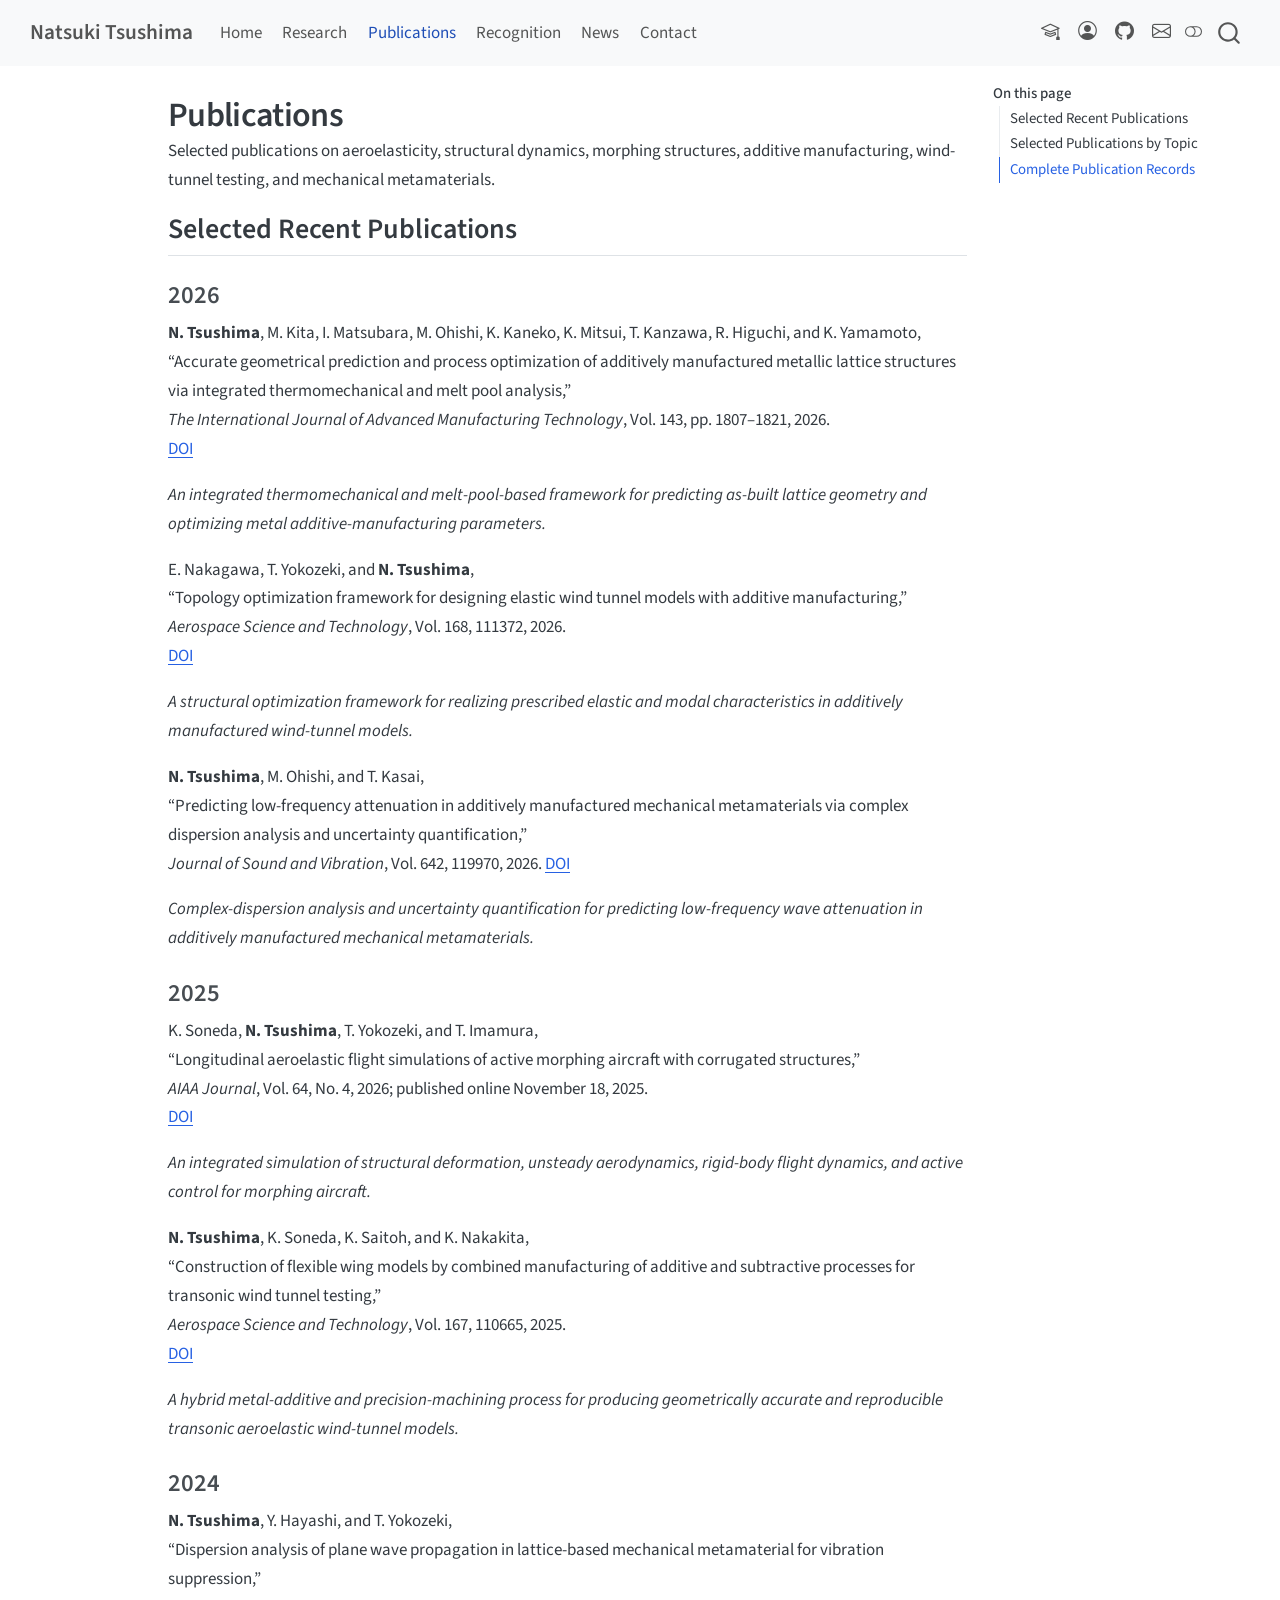
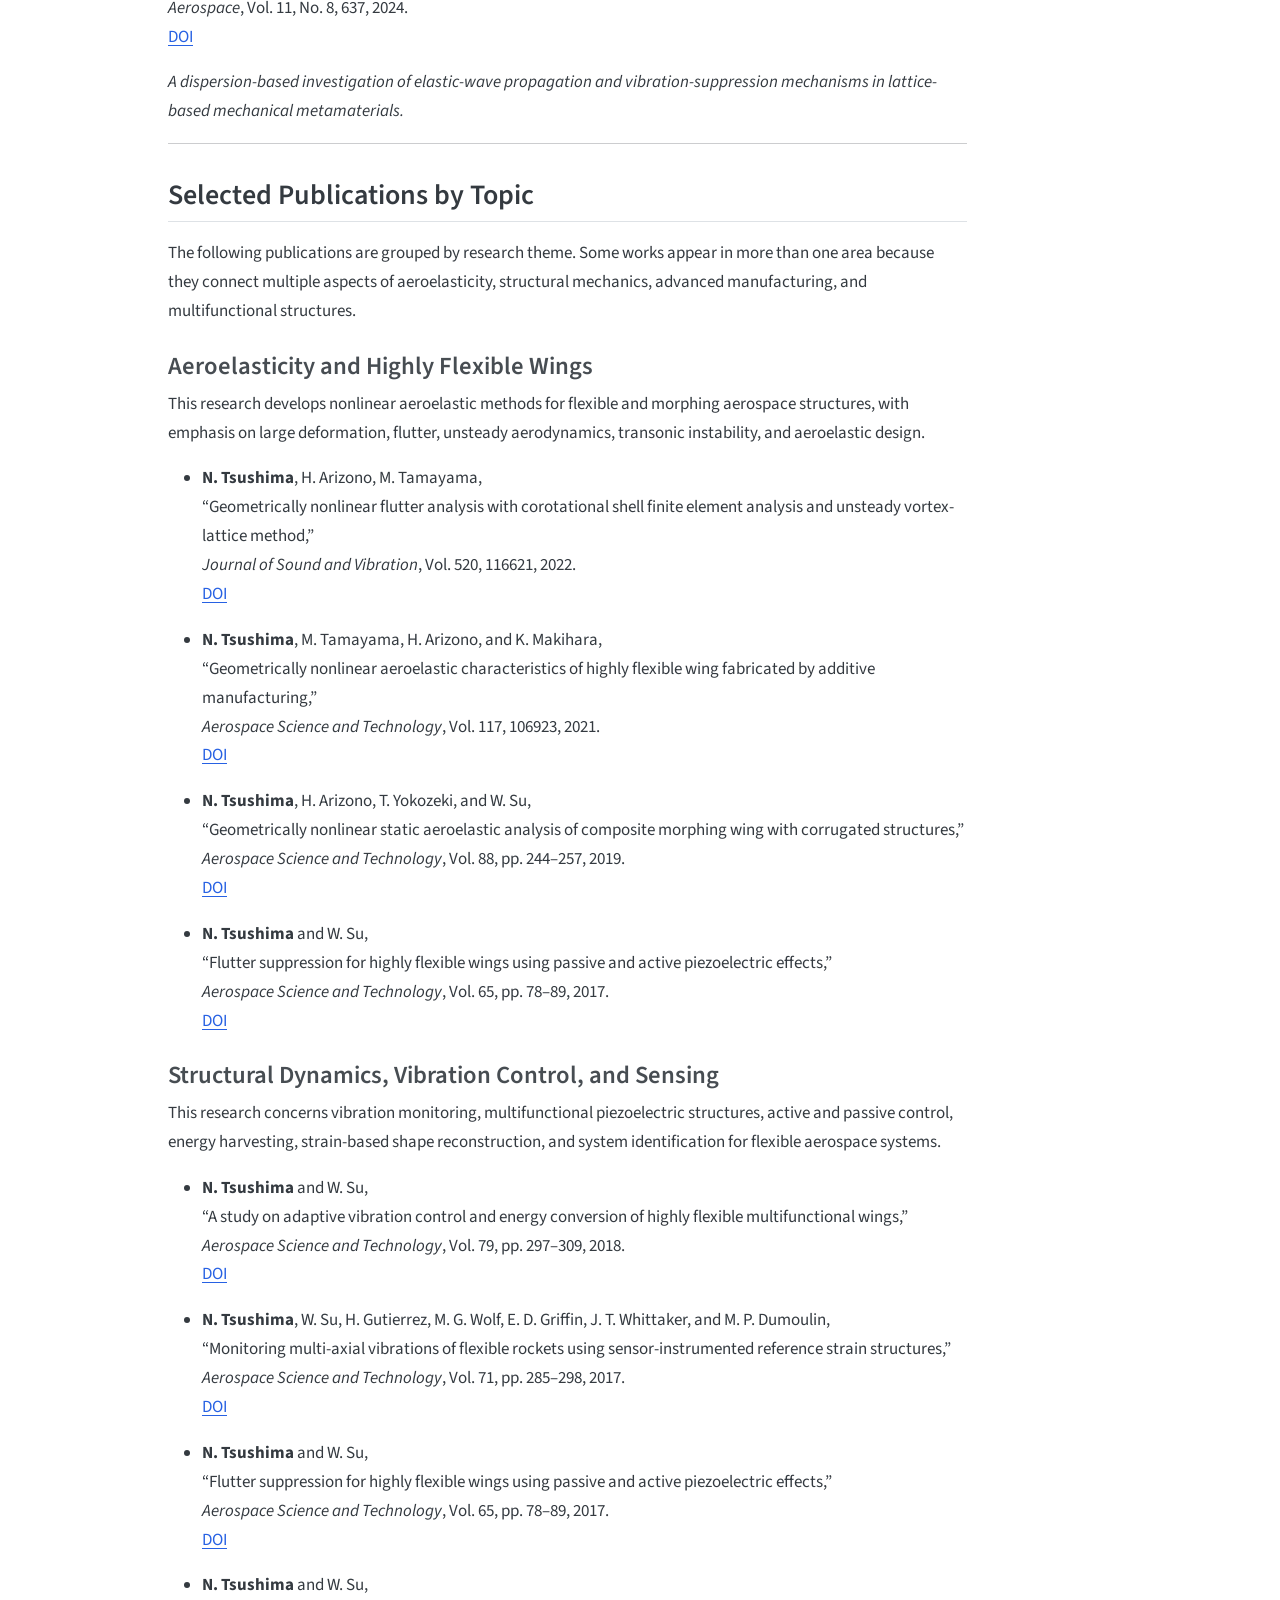
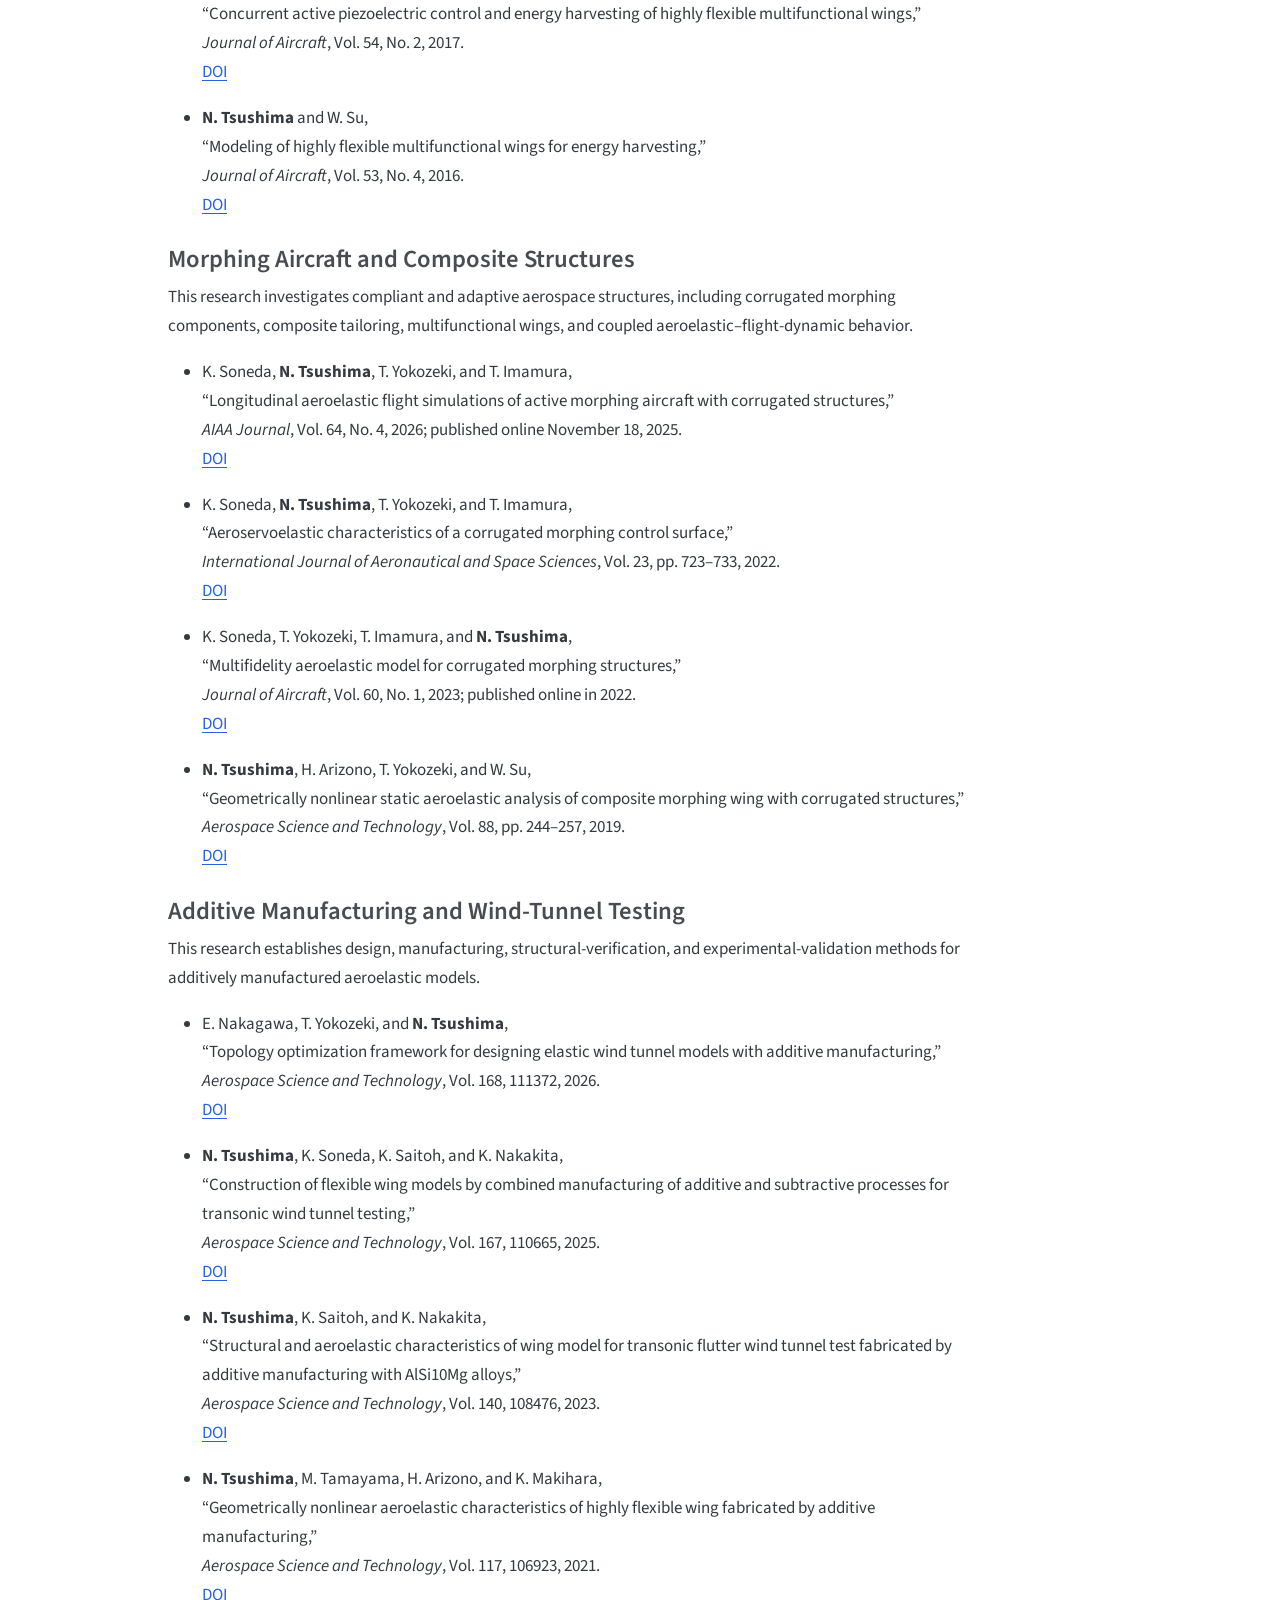
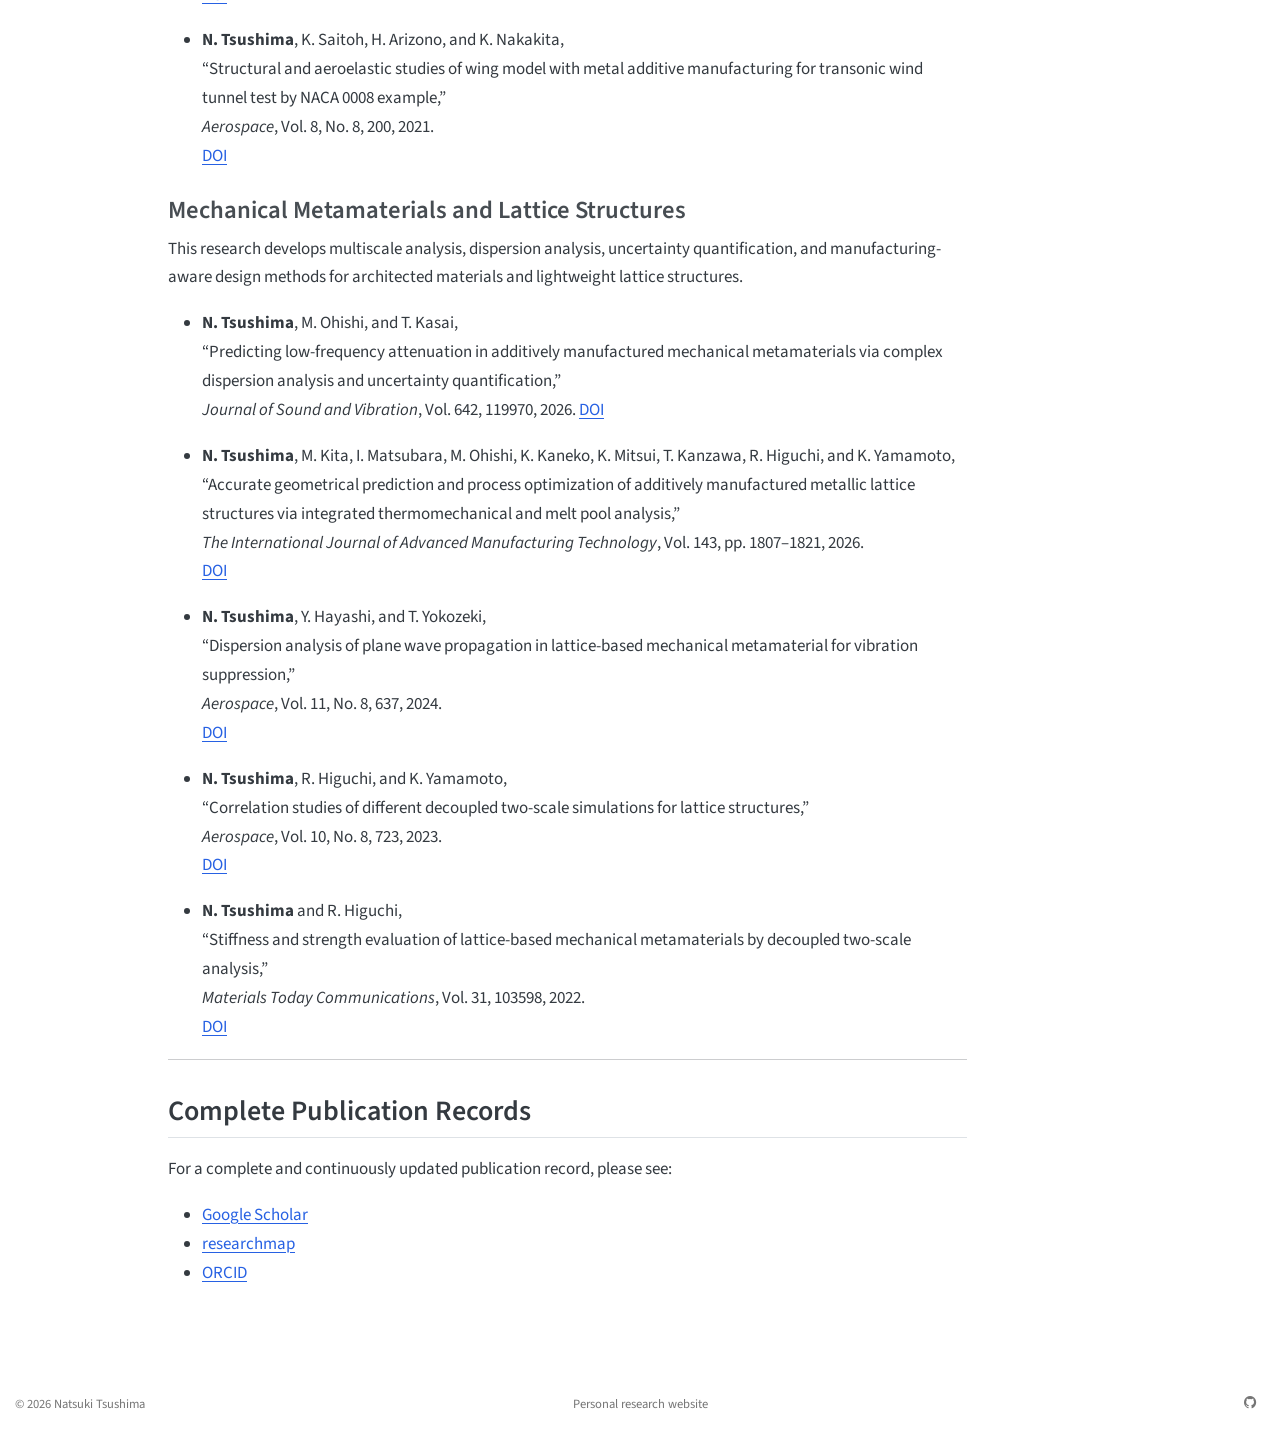
<file: publications.html>
<!DOCTYPE html>
<html xmlns="http://www.w3.org/1999/xhtml" lang="en" xml:lang="en"><head>

<meta charset="utf-8">
<meta name="generator" content="quarto-1.9.38">

<meta name="viewport" content="width=device-width, initial-scale=1.0, user-scalable=yes">

<meta name="description" content="Selected publications on aeroelasticity, structural dynamics, morphing structures, additive manufacturing, wind-tunnel testing, and mechanical metamaterials.">

<title>Publications – Natsuki Tsushima</title>
<style>
/* Default styles provided by pandoc.
** See https://pandoc.org/MANUAL.html#variables-for-html for config info.
*/
code{white-space: pre-wrap;}
span.smallcaps{font-variant: small-caps;}
div.columns{display: flex; gap: min(4vw, 1.5em);}
div.column{flex: auto; overflow-x: auto;}
div.hanging-indent{margin-left: 1.5em; text-indent: -1.5em;}
ul.task-list{list-style: none;}
ul.task-list li input[type="checkbox"] {
  width: 0.8em;
  margin: 0 0.8em 0.2em -1em; /* quarto-specific, see https://github.com/quarto-dev/quarto-cli/issues/4556 */ 
  vertical-align: middle;
}
</style>


<script src="site_libs/quarto-nav/quarto-nav.js"></script>
<script src="site_libs/quarto-nav/headroom.min.js"></script>
<script src="site_libs/clipboard/clipboard.min.js"></script>
<script src="site_libs/quarto-search/autocomplete.umd.js"></script>
<script src="site_libs/quarto-search/fuse.min.js"></script>
<script src="site_libs/quarto-search/quarto-search.js"></script>
<meta name="quarto:offset" content="./">
<script src="site_libs/quarto-html/quarto.js" type="module"></script>
<script src="site_libs/quarto-html/tabsets/tabsets.js" type="module"></script>
<script src="site_libs/quarto-html/popper.min.js"></script>
<script src="site_libs/quarto-html/tippy.umd.min.js"></script>
<script src="site_libs/quarto-html/anchor.min.js"></script>
<link href="site_libs/quarto-html/tippy.css" rel="stylesheet">
<link href="site_libs/quarto-html/quarto-syntax-highlighting-15634bcf2e68342d4ad2dfa704d543f6.css" rel="stylesheet" class="quarto-color-scheme" id="quarto-text-highlighting-styles">
<link href="site_libs/quarto-html/quarto-syntax-highlighting-dark-0a6b7249c26820e032cb0bd839ff02b1.css" rel="stylesheet" class="quarto-color-scheme quarto-color-alternate" id="quarto-text-highlighting-styles">
<link href="site_libs/quarto-html/quarto-syntax-highlighting-15634bcf2e68342d4ad2dfa704d543f6.css" rel="stylesheet" class="quarto-color-scheme-extra" id="quarto-text-highlighting-styles">
<script src="site_libs/bootstrap/bootstrap.min.js"></script>
<link href="site_libs/bootstrap/bootstrap-icons.css" rel="stylesheet">
<link href="site_libs/bootstrap/bootstrap-a0f9fd0d421825b736dc1bbcbcba2219.min.css" rel="stylesheet" append-hash="true" class="quarto-color-scheme" id="quarto-bootstrap" data-mode="light">
<link href="site_libs/bootstrap/bootstrap-dark-e8964db687007ca8dd88d9d9ce58e3ef.min.css" rel="stylesheet" append-hash="true" class="quarto-color-scheme quarto-color-alternate" id="quarto-bootstrap" data-mode="dark">
<link href="site_libs/bootstrap/bootstrap-a0f9fd0d421825b736dc1bbcbcba2219.min.css" rel="stylesheet" append-hash="true" class="quarto-color-scheme-extra" id="quarto-bootstrap" data-mode="light">
<script id="quarto-search-options" type="application/json">{
  "location": "navbar",
  "copy-button": false,
  "collapse-after": 3,
  "panel-placement": "end",
  "type": "overlay",
  "limit": 50,
  "keyboard-shortcut": [
    "f",
    "/",
    "s"
  ],
  "show-item-context": false,
  "language": {
    "search-no-results-text": "No results",
    "search-matching-documents-text": "matching documents",
    "search-copy-link-title": "Copy link to search",
    "search-hide-matches-text": "Hide additional matches",
    "search-more-match-text": "more match in this document",
    "search-more-matches-text": "more matches in this document",
    "search-clear-button-title": "Clear",
    "search-text-placeholder": "",
    "search-detached-cancel-button-title": "Cancel",
    "search-submit-button-title": "Submit",
    "search-label": "Search"
  }
}</script>
<script data-goatcounter="https://natsuki-tsushima.goatcounter.com/count" async="" src="//gc.zgo.at/count.js"></script>


<link rel="stylesheet" href="styles.css">
</head>

<body class="nav-fixed quarto-light"><script id="quarto-html-before-body" type="application/javascript">
    const toggleBodyColorMode = (bsSheetEl) => {
      const mode = bsSheetEl.getAttribute("data-mode");
      const bodyEl = window.document.querySelector("body");
      if (mode === "dark") {
        bodyEl.classList.add("quarto-dark");
        bodyEl.classList.remove("quarto-light");
      } else {
        bodyEl.classList.add("quarto-light");
        bodyEl.classList.remove("quarto-dark");
      }
    }
    const toggleBodyColorPrimary = () => {
      const bsSheetEl = window.document.querySelector("link#quarto-bootstrap:not([rel=disabled-stylesheet])");
      if (bsSheetEl) {
        toggleBodyColorMode(bsSheetEl);
      }
    }
    const setColorSchemeToggle = (alternate) => {
      const toggles = window.document.querySelectorAll('.quarto-color-scheme-toggle');
      for (let i=0; i < toggles.length; i++) {
        const toggle = toggles[i];
        if (toggle) {
          if (alternate) {
            toggle.classList.add("alternate");
          } else {
            toggle.classList.remove("alternate");
          }
        }
      }
    };
    const toggleColorMode = (alternate) => {
      // Switch the stylesheets
      const primaryStylesheets = window.document.querySelectorAll('link.quarto-color-scheme:not(.quarto-color-alternate)');
      const alternateStylesheets = window.document.querySelectorAll('link.quarto-color-scheme.quarto-color-alternate');
      manageTransitions('#quarto-margin-sidebar .nav-link', false);
      if (alternate) {
        // note: dark is layered on light, we don't disable primary!
        enableStylesheet(alternateStylesheets);
        for (const sheetNode of alternateStylesheets) {
          if (sheetNode.id === "quarto-bootstrap") {
            toggleBodyColorMode(sheetNode);
          }
        }
      } else {
        disableStylesheet(alternateStylesheets);
        enableStylesheet(primaryStylesheets)
        toggleBodyColorPrimary();
      }
      manageTransitions('#quarto-margin-sidebar .nav-link', true);
      // Switch the toggles
      setColorSchemeToggle(alternate)
      // Hack to workaround the fact that safari doesn't
      // properly recolor the scrollbar when toggling (#1455)
      if (navigator.userAgent.indexOf('Safari') > 0 && navigator.userAgent.indexOf('Chrome') == -1) {
        manageTransitions("body", false);
        window.scrollTo(0, 1);
        setTimeout(() => {
          window.scrollTo(0, 0);
          manageTransitions("body", true);
        }, 40);
      }
    }
    const disableStylesheet = (stylesheets) => {
      for (let i=0; i < stylesheets.length; i++) {
        const stylesheet = stylesheets[i];
        stylesheet.rel = 'disabled-stylesheet';
      }
    }
    const enableStylesheet = (stylesheets) => {
      for (let i=0; i < stylesheets.length; i++) {
        const stylesheet = stylesheets[i];
        if(stylesheet.rel !== 'stylesheet') { // for Chrome, which will still FOUC without this check
          stylesheet.rel = 'stylesheet';
        }
      }
    }
    const manageTransitions = (selector, allowTransitions) => {
      const els = window.document.querySelectorAll(selector);
      for (let i=0; i < els.length; i++) {
        const el = els[i];
        if (allowTransitions) {
          el.classList.remove('notransition');
        } else {
          el.classList.add('notransition');
        }
      }
    }
    const isFileUrl = () => {
      return window.location.protocol === 'file:';
    }
    const hasAlternateSentinel = () => {
      let styleSentinel = getColorSchemeSentinel();
      if (styleSentinel !== null) {
        return styleSentinel === "alternate";
      } else {
        return false;
      }
    }
    const setStyleSentinel = (alternate) => {
      const value = alternate ? "alternate" : "default";
      if (!isFileUrl()) {
        window.localStorage.setItem("quarto-color-scheme", value);
      } else {
        localAlternateSentinel = value;
      }
    }
    const getColorSchemeSentinel = () => {
      if (!isFileUrl()) {
        const storageValue = window.localStorage.getItem("quarto-color-scheme");
        return storageValue != null ? storageValue : localAlternateSentinel;
      } else {
        return localAlternateSentinel;
      }
    }
    const toggleGiscusIfUsed = (isAlternate, darkModeDefault) => {
      const baseTheme = document.querySelector('#giscus-base-theme')?.value ?? 'light';
      const alternateTheme = document.querySelector('#giscus-alt-theme')?.value ?? 'dark';
      let newTheme = '';
      if(authorPrefersDark) {
        newTheme = isAlternate ? baseTheme : alternateTheme;
      } else {
        newTheme = isAlternate ? alternateTheme : baseTheme;
      }
      const changeGiscusTheme = () => {
        // From: https://github.com/giscus/giscus/issues/336
        const sendMessage = (message) => {
          const iframe = document.querySelector('iframe.giscus-frame');
          if (!iframe) return;
          iframe.contentWindow.postMessage({ giscus: message }, 'https://giscus.app');
        }
        sendMessage({
          setConfig: {
            theme: newTheme
          }
        });
      }
      const isGiscussLoaded = window.document.querySelector('iframe.giscus-frame') !== null;
      if (isGiscussLoaded) {
        changeGiscusTheme();
      }
    };
    const authorPrefersDark = false;
    const darkModeDefault = authorPrefersDark;
      document.querySelector('link#quarto-text-highlighting-styles.quarto-color-scheme-extra').rel = 'disabled-stylesheet';
      document.querySelector('link#quarto-bootstrap.quarto-color-scheme-extra').rel = 'disabled-stylesheet';
    let localAlternateSentinel = darkModeDefault ? 'alternate' : 'default';
    // Dark / light mode switch
    window.quartoToggleColorScheme = () => {
      // Read the current dark / light value
      let toAlternate = !hasAlternateSentinel();
      toggleColorMode(toAlternate);
      setStyleSentinel(toAlternate);
      toggleGiscusIfUsed(toAlternate, darkModeDefault);
      window.dispatchEvent(new Event('resize'));
    };
    // Switch to dark mode if need be
    if (hasAlternateSentinel()) {
      toggleColorMode(true);
    } else {
      toggleColorMode(false);
    }
  </script>

<div id="quarto-search-results"></div>
  <header id="quarto-header" class="headroom fixed-top">
    <nav class="navbar navbar-expand-lg " data-bs-theme="dark">
      <div class="navbar-container container-fluid">
      <div class="navbar-brand-container mx-auto">
    <a class="navbar-brand" href="./index.html">
    <span class="navbar-title">Natsuki Tsushima</span>
    </a>
  </div>
            <div id="quarto-search" class="" title="Search"></div>
          <button class="navbar-toggler" type="button" data-bs-toggle="collapse" data-bs-target="#navbarCollapse" aria-controls="navbarCollapse" role="menu" aria-expanded="false" aria-label="Toggle navigation" onclick="if (window.quartoToggleHeadroom) { window.quartoToggleHeadroom(); }">
  <span class="navbar-toggler-icon"></span>
</button>
          <div class="collapse navbar-collapse" id="navbarCollapse">
            <ul class="navbar-nav navbar-nav-scroll me-auto">
  <li class="nav-item">
    <a class="nav-link" href="./index.html"> 
<span class="menu-text">Home</span></a>
  </li>  
  <li class="nav-item">
    <a class="nav-link" href="./research.html"> 
<span class="menu-text">Research</span></a>
  </li>  
  <li class="nav-item">
    <a class="nav-link active" href="./publications.html" aria-current="page"> 
<span class="menu-text">Publications</span></a>
  </li>  
  <li class="nav-item">
    <a class="nav-link" href="./recognition.html"> 
<span class="menu-text">Recognition</span></a>
  </li>  
  <li class="nav-item">
    <a class="nav-link" href="./news.html"> 
<span class="menu-text">News</span></a>
  </li>  
  <li class="nav-item">
    <a class="nav-link" href="./contact.html"> 
<span class="menu-text">Contact</span></a>
  </li>  
</ul>
            <ul class="navbar-nav navbar-nav-scroll ms-auto">
  <li class="nav-item compact">
    <a class="nav-link" href="https://scholar.google.com/citations?hl=en&amp;user=ATxZpX0AAAAJ"> <i class="bi bi-mortarboard" role="img" aria-label="Google Scholar">
</i> 
<span class="menu-text"></span></a>
  </li>  
  <li class="nav-item compact">
    <a class="nav-link" href="https://orcid.org/0000-0003-0767-7295"> <i class="bi bi-person-circle" role="img" aria-label="ORCID">
</i> 
<span class="menu-text"></span></a>
  </li>  
  <li class="nav-item compact">
    <a class="nav-link" href="https://github.com/ntsushima-ae"> <i class="bi bi-github" role="img" aria-label="GitHub">
</i> 
<span class="menu-text"></span></a>
  </li>  
  <li class="nav-item compact">
    <a class="nav-link" href="mailto:ntsushima@aero.kyushu-u.ac.jp"> <i class="bi bi-envelope" role="img" aria-label="Email">
</i> 
<span class="menu-text"></span></a>
  </li>  
</ul>
          </div> <!-- /navcollapse -->
            <div class="quarto-navbar-tools">
  <a href="" class="quarto-color-scheme-toggle quarto-navigation-tool  px-1" onclick="window.quartoToggleColorScheme(); return false;" title="Toggle dark mode"><i class="bi"></i></a>
</div>
      </div> <!-- /container-fluid -->
    </nav>
</header>
<!-- content -->
<div id="quarto-content" class="quarto-container page-columns page-rows-contents page-layout-article page-navbar">
<!-- sidebar -->
<!-- margin-sidebar -->
    <div id="quarto-margin-sidebar" class="sidebar margin-sidebar">
        <nav id="TOC" role="doc-toc" class="toc-active">
    <h2 id="toc-title">On this page</h2>
   
  <ul class="collapse">
  <li><a href="#selected-recent-publications" id="toc-selected-recent-publications" class="nav-link active" data-scroll-target="#selected-recent-publications">Selected Recent Publications</a></li>
  <li><a href="#selected-publications-by-topic" id="toc-selected-publications-by-topic" class="nav-link" data-scroll-target="#selected-publications-by-topic">Selected Publications by Topic</a></li>
  <li><a href="#complete-publication-records" id="toc-complete-publication-records" class="nav-link" data-scroll-target="#complete-publication-records">Complete Publication Records</a></li>
  </ul>
</nav>
    </div>
<!-- main -->
<main class="content" id="quarto-document-content">


<header id="title-block-header" class="quarto-title-block default">
<div class="quarto-title">
<h1 class="title">Publications</h1>
</div>

<div>
  <div class="description">
    Selected publications on aeroelasticity, structural dynamics, morphing structures, additive manufacturing, wind-tunnel testing, and mechanical metamaterials.
  </div>
</div>


<div class="quarto-title-meta">

    
  
    
  </div>
  


</header>


<section id="selected-recent-publications" class="level2">
<h2 class="anchored" data-anchor-id="selected-recent-publications">Selected Recent Publications</h2>
<section id="section" class="level3">
<h3 class="anchored" data-anchor-id="section">2026</h3>
<p><strong>N. Tsushima</strong>, M. Kita, I. Matsubara, M. Ohishi, K. Kaneko, K. Mitsui, T. Kanzawa, R. Higuchi, and K. Yamamoto,<br>
“Accurate geometrical prediction and process optimization of additively manufactured metallic lattice structures via integrated thermomechanical and melt pool analysis,”<br>
<em>The International Journal of Advanced Manufacturing Technology</em>, Vol. 143, pp.&nbsp;1807–1821, 2026.<br>
<a href="https://doi.org/10.1007/s00170-026-17692-8">DOI</a></p>
<p><em>An integrated thermomechanical and melt-pool-based framework for predicting as-built lattice geometry and optimizing metal additive-manufacturing parameters.</em></p>
<p>E. Nakagawa, T. Yokozeki, and <strong>N. Tsushima</strong>,<br>
“Topology optimization framework for designing elastic wind tunnel models with additive manufacturing,”<br>
<em>Aerospace Science and Technology</em>, Vol. 168, 111372, 2026.<br>
<a href="https://doi.org/10.1016/j.ast.2025.111372">DOI</a></p>
<p><em>A structural optimization framework for realizing prescribed elastic and modal characteristics in additively manufactured wind-tunnel models.</em></p>
<p><strong>N. Tsushima</strong>, M. Ohishi, and T. Kasai,<br>
“Predicting low-frequency attenuation in additively manufactured mechanical metamaterials via complex dispersion analysis and uncertainty quantification,”<br>
<em>Journal of Sound and Vibration</em>, Vol. 642, 119970, 2026. <a href="https://doi.org/10.1016/j.jsv.2026.119970">DOI</a></p>
<p><em>Complex-dispersion analysis and uncertainty quantification for predicting low-frequency wave attenuation in additively manufactured mechanical metamaterials.</em></p>
</section>
<section id="section-1" class="level3">
<h3 class="anchored" data-anchor-id="section-1">2025</h3>
<p>K. Soneda, <strong>N. Tsushima</strong>, T. Yokozeki, and T. Imamura,<br>
“Longitudinal aeroelastic flight simulations of active morphing aircraft with corrugated structures,”<br>
<em>AIAA Journal</em>, Vol. 64, No.&nbsp;4, 2026; published online November 18, 2025.<br>
<a href="https://doi.org/10.2514/1.J065576">DOI</a></p>
<p><em>An integrated simulation of structural deformation, unsteady aerodynamics, rigid-body flight dynamics, and active control for morphing aircraft.</em></p>
<p><strong>N. Tsushima</strong>, K. Soneda, K. Saitoh, and K. Nakakita,<br>
“Construction of flexible wing models by combined manufacturing of additive and subtractive processes for transonic wind tunnel testing,”<br>
<em>Aerospace Science and Technology</em>, Vol. 167, 110665, 2025.<br>
<a href="https://doi.org/10.1016/j.ast.2025.110665">DOI</a></p>
<p><em>A hybrid metal-additive and precision-machining process for producing geometrically accurate and reproducible transonic aeroelastic wind-tunnel models.</em></p>
</section>
<section id="section-2" class="level3">
<h3 class="anchored" data-anchor-id="section-2">2024</h3>
<p><strong>N. Tsushima</strong>, Y. Hayashi, and T. Yokozeki,<br>
“Dispersion analysis of plane wave propagation in lattice-based mechanical metamaterial for vibration suppression,”<br>
<em>Aerospace</em>, Vol. 11, No.&nbsp;8, 637, 2024.<br>
<a href="https://doi.org/10.3390/aerospace11080637">DOI</a></p>
<p><em>A dispersion-based investigation of elastic-wave propagation and vibration-suppression mechanisms in lattice-based mechanical metamaterials.</em></p>
<hr>
</section>
</section>
<section id="selected-publications-by-topic" class="level2">
<h2 class="anchored" data-anchor-id="selected-publications-by-topic">Selected Publications by Topic</h2>
<p>The following publications are grouped by research theme. Some works appear in more than one area because they connect multiple aspects of aeroelasticity, structural mechanics, advanced manufacturing, and multifunctional structures.</p>
<section id="aeroelasticity-and-highly-flexible-wings" class="level3">
<h3 class="anchored" data-anchor-id="aeroelasticity-and-highly-flexible-wings">Aeroelasticity and Highly Flexible Wings</h3>
<p>This research develops nonlinear aeroelastic methods for flexible and morphing aerospace structures, with emphasis on large deformation, flutter, unsteady aerodynamics, transonic instability, and aeroelastic design.</p>
<ul>
<li><p><strong>N. Tsushima</strong>, H. Arizono, M. Tamayama,<br>
“Geometrically nonlinear flutter analysis with corotational shell finite element analysis and unsteady vortex-lattice method,”<br>
<em>Journal of Sound and Vibration</em>, Vol. 520, 116621, 2022.<br>
<a href="https://doi.org/10.1016/j.jsv.2021.116621">DOI</a></p></li>
<li><p><strong>N. Tsushima</strong>, M. Tamayama, H. Arizono, and K. Makihara,<br>
“Geometrically nonlinear aeroelastic characteristics of highly flexible wing fabricated by additive manufacturing,”<br>
<em>Aerospace Science and Technology</em>, Vol. 117, 106923, 2021.<br>
<a href="https://doi.org/10.1016/j.ast.2021.106923">DOI</a></p></li>
<li><p><strong>N. Tsushima</strong>, H. Arizono, T. Yokozeki, and W. Su,<br>
“Geometrically nonlinear static aeroelastic analysis of composite morphing wing with corrugated structures,”<br>
<em>Aerospace Science and Technology</em>, Vol. 88, pp.&nbsp;244–257, 2019.<br>
<a href="https://doi.org/10.1016/j.ast.2019.03.025">DOI</a></p></li>
<li><p><strong>N. Tsushima</strong> and W. Su,<br>
“Flutter suppression for highly flexible wings using passive and active piezoelectric effects,”<br>
<em>Aerospace Science and Technology</em>, Vol. 65, pp.&nbsp;78–89, 2017.<br>
<a href="https://doi.org/10.1016/j.ast.2017.02.013">DOI</a></p></li>
</ul>
</section>
<section id="structural-dynamics-vibration-control-and-sensing" class="level3">
<h3 class="anchored" data-anchor-id="structural-dynamics-vibration-control-and-sensing">Structural Dynamics, Vibration Control, and Sensing</h3>
<p>This research concerns vibration monitoring, multifunctional piezoelectric structures, active and passive control, energy harvesting, strain-based shape reconstruction, and system identification for flexible aerospace systems.</p>
<ul>
<li><p><strong>N. Tsushima</strong> and W. Su,<br>
“A study on adaptive vibration control and energy conversion of highly flexible multifunctional wings,”<br>
<em>Aerospace Science and Technology</em>, Vol. 79, pp.&nbsp;297–309, 2018.<br>
<a href="https://doi.org/10.1016/j.ast.2018.05.056">DOI</a></p></li>
<li><p><strong>N. Tsushima</strong>, W. Su, H. Gutierrez, M. G. Wolf, E. D. Griffin, J. T. Whittaker, and M. P. Dumoulin,<br>
“Monitoring multi-axial vibrations of flexible rockets using sensor-instrumented reference strain structures,”<br>
<em>Aerospace Science and Technology</em>, Vol. 71, pp.&nbsp;285–298, 2017.<br>
<a href="https://doi.org/10.1016/j.ast.2017.09.026">DOI</a></p></li>
<li><p><strong>N. Tsushima</strong> and W. Su,<br>
“Flutter suppression for highly flexible wings using passive and active piezoelectric effects,”<br>
<em>Aerospace Science and Technology</em>, Vol. 65, pp.&nbsp;78–89, 2017.<br>
<a href="https://doi.org/10.1016/j.ast.2017.02.013">DOI</a></p></li>
<li><p><strong>N. Tsushima</strong> and W. Su,<br>
“Concurrent active piezoelectric control and energy harvesting of highly flexible multifunctional wings,”<br>
<em>Journal of Aircraft</em>, Vol. 54, No.&nbsp;2, 2017.<br>
<a href="https://doi.org/10.2514/1.C033846">DOI</a></p></li>
<li><p><strong>N. Tsushima</strong> and W. Su,<br>
“Modeling of highly flexible multifunctional wings for energy harvesting,”<br>
<em>Journal of Aircraft</em>, Vol. 53, No.&nbsp;4, 2016.<br>
<a href="https://doi.org/10.2514/1.C033496">DOI</a></p></li>
</ul>
</section>
<section id="morphing-aircraft-and-composite-structures" class="level3">
<h3 class="anchored" data-anchor-id="morphing-aircraft-and-composite-structures">Morphing Aircraft and Composite Structures</h3>
<p>This research investigates compliant and adaptive aerospace structures, including corrugated morphing components, composite tailoring, multifunctional wings, and coupled aeroelastic–flight-dynamic behavior.</p>
<ul>
<li><p>K. Soneda, <strong>N. Tsushima</strong>, T. Yokozeki, and T. Imamura,<br>
“Longitudinal aeroelastic flight simulations of active morphing aircraft with corrugated structures,”<br>
<em>AIAA Journal</em>, Vol. 64, No.&nbsp;4, 2026; published online November 18, 2025.<br>
<a href="https://doi.org/10.2514/1.J065576">DOI</a></p></li>
<li><p>K. Soneda, <strong>N. Tsushima</strong>, T. Yokozeki, and T. Imamura,<br>
“Aeroservoelastic characteristics of a corrugated morphing control surface,”<br>
<em>International Journal of Aeronautical and Space Sciences</em>, Vol. 23, pp.&nbsp;723–733, 2022.<br>
<a href="https://doi.org/10.1007/s42405-022-00474-3">DOI</a></p></li>
<li><p>K. Soneda, T. Yokozeki, T. Imamura, and <strong>N. Tsushima</strong>,<br>
“Multifidelity aeroelastic model for corrugated morphing structures,”<br>
<em>Journal of Aircraft</em>, Vol. 60, No.&nbsp;1, 2023; published online in 2022.<br>
<a href="https://doi.org/10.2514/1.C036692">DOI</a></p></li>
<li><p><strong>N. Tsushima</strong>, H. Arizono, T. Yokozeki, and W. Su,<br>
“Geometrically nonlinear static aeroelastic analysis of composite morphing wing with corrugated structures,”<br>
<em>Aerospace Science and Technology</em>, Vol. 88, pp.&nbsp;244–257, 2019.<br>
<a href="https://doi.org/10.1016/j.ast.2019.03.025">DOI</a></p></li>
</ul>
</section>
<section id="additive-manufacturing-and-wind-tunnel-testing" class="level3">
<h3 class="anchored" data-anchor-id="additive-manufacturing-and-wind-tunnel-testing">Additive Manufacturing and Wind-Tunnel Testing</h3>
<p>This research establishes design, manufacturing, structural-verification, and experimental-validation methods for additively manufactured aeroelastic models.</p>
<ul>
<li><p>E. Nakagawa, T. Yokozeki, and <strong>N. Tsushima</strong>,<br>
“Topology optimization framework for designing elastic wind tunnel models with additive manufacturing,”<br>
<em>Aerospace Science and Technology</em>, Vol. 168, 111372, 2026.<br>
<a href="https://doi.org/10.1016/j.ast.2025.111372">DOI</a></p></li>
<li><p><strong>N. Tsushima</strong>, K. Soneda, K. Saitoh, and K. Nakakita,<br>
“Construction of flexible wing models by combined manufacturing of additive and subtractive processes for transonic wind tunnel testing,”<br>
<em>Aerospace Science and Technology</em>, Vol. 167, 110665, 2025.<br>
<a href="https://doi.org/10.1016/j.ast.2025.110665">DOI</a></p></li>
<li><p><strong>N. Tsushima</strong>, K. Saitoh, and K. Nakakita,<br>
“Structural and aeroelastic characteristics of wing model for transonic flutter wind tunnel test fabricated by additive manufacturing with AlSi10Mg alloys,”<br>
<em>Aerospace Science and Technology</em>, Vol. 140, 108476, 2023.<br>
<a href="https://doi.org/10.1016/j.ast.2023.108476">DOI</a></p></li>
<li><p><strong>N. Tsushima</strong>, M. Tamayama, H. Arizono, and K. Makihara,<br>
“Geometrically nonlinear aeroelastic characteristics of highly flexible wing fabricated by additive manufacturing,”<br>
<em>Aerospace Science and Technology</em>, Vol. 117, 106923, 2021.<br>
<a href="https://doi.org/10.1016/j.ast.2021.106923">DOI</a></p></li>
<li><p><strong>N. Tsushima</strong>, K. Saitoh, H. Arizono, and K. Nakakita,<br>
“Structural and aeroelastic studies of wing model with metal additive manufacturing for transonic wind tunnel test by NACA 0008 example,”<br>
<em>Aerospace</em>, Vol. 8, No.&nbsp;8, 200, 2021.<br>
<a href="https://doi.org/10.3390/aerospace8080200">DOI</a></p></li>
</ul>
</section>
<section id="mechanical-metamaterials-and-lattice-structures" class="level3">
<h3 class="anchored" data-anchor-id="mechanical-metamaterials-and-lattice-structures">Mechanical Metamaterials and Lattice Structures</h3>
<p>This research develops multiscale analysis, dispersion analysis, uncertainty quantification, and manufacturing-aware design methods for architected materials and lightweight lattice structures.</p>
<ul>
<li><p><strong>N. Tsushima</strong>, M. Ohishi, and T. Kasai,<br>
“Predicting low-frequency attenuation in additively manufactured mechanical metamaterials via complex dispersion analysis and uncertainty quantification,”<br>
<em>Journal of Sound and Vibration</em>, Vol. 642, 119970, 2026. <a href="https://doi.org/10.1016/j.jsv.2026.119970">DOI</a></p></li>
<li><p><strong>N. Tsushima</strong>, M. Kita, I. Matsubara, M. Ohishi, K. Kaneko, K. Mitsui, T. Kanzawa, R. Higuchi, and K. Yamamoto,<br>
“Accurate geometrical prediction and process optimization of additively manufactured metallic lattice structures via integrated thermomechanical and melt pool analysis,”<br>
<em>The International Journal of Advanced Manufacturing Technology</em>, Vol. 143, pp.&nbsp;1807–1821, 2026.<br>
<a href="https://doi.org/10.1007/s00170-026-17692-8">DOI</a></p></li>
<li><p><strong>N. Tsushima</strong>, Y. Hayashi, and T. Yokozeki,<br>
“Dispersion analysis of plane wave propagation in lattice-based mechanical metamaterial for vibration suppression,”<br>
<em>Aerospace</em>, Vol. 11, No.&nbsp;8, 637, 2024.<br>
<a href="https://doi.org/10.3390/aerospace11080637">DOI</a></p></li>
<li><p><strong>N. Tsushima</strong>, R. Higuchi, and K. Yamamoto,<br>
“Correlation studies of different decoupled two-scale simulations for lattice structures,”<br>
<em>Aerospace</em>, Vol. 10, No.&nbsp;8, 723, 2023.<br>
<a href="https://doi.org/10.3390/aerospace10080723">DOI</a></p></li>
<li><p><strong>N. Tsushima</strong> and R. Higuchi,<br>
“Stiffness and strength evaluation of lattice-based mechanical metamaterials by decoupled two-scale analysis,”<br>
<em>Materials Today Communications</em>, Vol. 31, 103598, 2022.<br>
<a href="https://doi.org/10.1016/j.mtcomm.2022.103598">DOI</a></p></li>
</ul>
<hr>
</section>
</section>
<section id="complete-publication-records" class="level2">
<h2 class="anchored" data-anchor-id="complete-publication-records">Complete Publication Records</h2>
<p>For a complete and continuously updated publication record, please see:</p>
<ul>
<li><a href="https://scholar.google.com/citations?user=ATxZpX0AAAAJ&amp;hl=en">Google Scholar</a></li>
<li><a href="https://researchmap.jp/tsushima-natsuki/published_papers">researchmap</a></li>
<li><a href="https://orcid.org/0000-0003-0767-7295">ORCID</a></li>
</ul>


</section>

<a onclick="window.scrollTo(0, 0); return false;" role="button" id="quarto-back-to-top"><i class="bi bi-arrow-up"></i> Back to top</a></main> <!-- /main -->
<script id="quarto-html-after-body" type="application/javascript">
  window.document.addEventListener("DOMContentLoaded", function (event) {
    // Ensure there is a toggle, if there isn't float one in the top right
    if (window.document.querySelector('.quarto-color-scheme-toggle') === null) {
      const a = window.document.createElement('a');
      a.classList.add('top-right');
      a.classList.add('quarto-color-scheme-toggle');
      a.href = "";
      a.onclick = function() { try { window.quartoToggleColorScheme(); } catch {} return false; };
      const i = window.document.createElement("i");
      i.classList.add('bi');
      a.appendChild(i);
      window.document.body.appendChild(a);
    }
    setColorSchemeToggle(hasAlternateSentinel())
    const icon = "";
    const anchorJS = new window.AnchorJS();
    anchorJS.options = {
      placement: 'right',
      icon: icon
    };
    anchorJS.add('.anchored');
    const isCodeAnnotation = (el) => {
      for (const clz of el.classList) {
        if (clz.startsWith('code-annotation-')) {                     
          return true;
        }
      }
      return false;
    }
    const onCopySuccess = function(e) {
      // button target
      const button = e.trigger;
      // don't keep focus
      button.blur();
      // flash "checked"
      button.classList.add('code-copy-button-checked');
      var currentTitle = button.getAttribute("title");
      button.setAttribute("title", "Copied!");
      let tooltip;
      if (window.bootstrap) {
        button.setAttribute("data-bs-toggle", "tooltip");
        button.setAttribute("data-bs-placement", "left");
        button.setAttribute("data-bs-title", "Copied!");
        tooltip = new bootstrap.Tooltip(button, 
          { trigger: "manual", 
            customClass: "code-copy-button-tooltip",
            offset: [0, -8]});
        tooltip.show();    
      }
      setTimeout(function() {
        if (tooltip) {
          tooltip.hide();
          button.removeAttribute("data-bs-title");
          button.removeAttribute("data-bs-toggle");
          button.removeAttribute("data-bs-placement");
        }
        button.setAttribute("title", currentTitle);
        button.classList.remove('code-copy-button-checked');
      }, 1000);
      // clear code selection
      e.clearSelection();
    }
    const getTextToCopy = function(trigger) {
      const outerScaffold = trigger.parentElement.cloneNode(true);
      const codeEl = outerScaffold.querySelector('code');
      for (const childEl of codeEl.children) {
        if (isCodeAnnotation(childEl)) {
          childEl.remove();
        }
      }
      return codeEl.innerText;
    }
    const clipboard = new window.ClipboardJS('.code-copy-button:not([data-in-quarto-modal])', {
      text: getTextToCopy
    });
    clipboard.on('success', onCopySuccess);
    if (window.document.getElementById('quarto-embedded-source-code-modal')) {
      const clipboardModal = new window.ClipboardJS('.code-copy-button[data-in-quarto-modal]', {
        text: getTextToCopy,
        container: window.document.getElementById('quarto-embedded-source-code-modal')
      });
      clipboardModal.on('success', onCopySuccess);
    }
      var localhostRegex = new RegExp(/^(?:http|https):\/\/localhost\:?[0-9]*\//);
      var mailtoRegex = new RegExp(/^mailto:/);
        var filterRegex = new RegExp("https:\/\/ntsushima-ae\.github\.io\/natsuki-tsushima\.github\.io\/");
      var isInternal = (href) => {
          return filterRegex.test(href) || localhostRegex.test(href) || mailtoRegex.test(href);
      }
      // Inspect non-navigation links and adorn them if external
     var links = window.document.querySelectorAll('a[href]:not(.nav-link):not(.navbar-brand):not(.toc-action):not(.sidebar-link):not(.sidebar-item-toggle):not(.pagination-link):not(.no-external):not([aria-hidden]):not(.dropdown-item):not(.quarto-navigation-tool):not(.about-link)');
      for (var i=0; i<links.length; i++) {
        const link = links[i];
        if (!isInternal(link.href)) {
          // undo the damage that might have been done by quarto-nav.js in the case of
          // links that we want to consider external
          if (link.dataset.originalHref !== undefined) {
            link.href = link.dataset.originalHref;
          }
            // target, if specified
            link.setAttribute("target", "_blank");
            if (link.getAttribute("rel") === null) {
              link.setAttribute("rel", "noopener");
            }
        }
      }
    function tippyHover(el, contentFn, onTriggerFn, onUntriggerFn) {
      const config = {
        allowHTML: true,
        maxWidth: 500,
        delay: 100,
        arrow: false,
        appendTo: function(el) {
            return el.parentElement;
        },
        interactive: true,
        interactiveBorder: 10,
        theme: 'quarto',
        placement: 'bottom-start',
      };
      if (contentFn) {
        config.content = contentFn;
      }
      if (onTriggerFn) {
        config.onTrigger = onTriggerFn;
      }
      if (onUntriggerFn) {
        config.onUntrigger = onUntriggerFn;
      }
      window.tippy(el, config); 
    }
    const noterefs = window.document.querySelectorAll('a[role="doc-noteref"]');
    for (var i=0; i<noterefs.length; i++) {
      const ref = noterefs[i];
      tippyHover(ref, function() {
        // use id or data attribute instead here
        let href = ref.getAttribute('data-footnote-href') || ref.getAttribute('href');
        try { href = new URL(href).hash; } catch {}
        const id = href.replace(/^#\/?/, "");
        const note = window.document.getElementById(id);
        if (note) {
          return note.innerHTML;
        } else {
          return "";
        }
      });
    }
    const xrefs = window.document.querySelectorAll('a.quarto-xref');
    const processXRef = (id, note) => {
      // Strip column container classes
      const stripColumnClz = (el) => {
        el.classList.remove("page-full", "page-columns");
        if (el.children) {
          for (const child of el.children) {
            stripColumnClz(child);
          }
        }
      }
      stripColumnClz(note)
      if (id === null || id.startsWith('sec-')) {
        // Special case sections, only their first couple elements
        const container = document.createElement("div");
        if (note.children && note.children.length > 2) {
          container.appendChild(note.children[0].cloneNode(true));
          for (let i = 1; i < note.children.length; i++) {
            const child = note.children[i];
            if (child.tagName === "P" && child.innerText === "") {
              continue;
            } else {
              container.appendChild(child.cloneNode(true));
              break;
            }
          }
          if (window.Quarto?.typesetMath) {
            window.Quarto.typesetMath(container);
          }
          return container.innerHTML
        } else {
          if (window.Quarto?.typesetMath) {
            window.Quarto.typesetMath(note);
          }
          return note.innerHTML;
        }
      } else {
        // Remove any anchor links if they are present
        const anchorLink = note.querySelector('a.anchorjs-link');
        if (anchorLink) {
          anchorLink.remove();
        }
        if (window.Quarto?.typesetMath) {
          window.Quarto.typesetMath(note);
        }
        if (note.classList.contains("callout")) {
          return note.outerHTML;
        } else {
          return note.innerHTML;
        }
      }
    }
    for (var i=0; i<xrefs.length; i++) {
      const xref = xrefs[i];
      tippyHover(xref, undefined, function(instance) {
        instance.disable();
        let url = xref.getAttribute('href');
        let hash = undefined; 
        if (url.startsWith('#')) {
          hash = url;
        } else {
          try { hash = new URL(url).hash; } catch {}
        }
        if (hash) {
          const id = hash.replace(/^#\/?/, "");
          const note = window.document.getElementById(id);
          if (note !== null) {
            try {
              const html = processXRef(id, note.cloneNode(true));
              instance.setContent(html);
            } finally {
              instance.enable();
              instance.show();
            }
          } else {
            // See if we can fetch this
            fetch(url.split('#')[0])
            .then(res => res.text())
            .then(html => {
              const parser = new DOMParser();
              const htmlDoc = parser.parseFromString(html, "text/html");
              const note = htmlDoc.getElementById(id);
              if (note !== null) {
                const html = processXRef(id, note);
                instance.setContent(html);
              } 
            }).finally(() => {
              instance.enable();
              instance.show();
            });
          }
        } else {
          // See if we can fetch a full url (with no hash to target)
          // This is a special case and we should probably do some content thinning / targeting
          fetch(url)
          .then(res => res.text())
          .then(html => {
            const parser = new DOMParser();
            const htmlDoc = parser.parseFromString(html, "text/html");
            const note = htmlDoc.querySelector('main.content');
            if (note !== null) {
              // This should only happen for chapter cross references
              // (since there is no id in the URL)
              // remove the first header
              if (note.children.length > 0 && note.children[0].tagName === "HEADER") {
                note.children[0].remove();
              }
              const html = processXRef(null, note);
              instance.setContent(html);
            } 
          }).finally(() => {
            instance.enable();
            instance.show();
          });
        }
      }, function(instance) {
      });
    }
        let selectedAnnoteEl;
        const selectorForAnnotation = ( cell, annotation) => {
          let cellAttr = 'data-code-cell="' + cell + '"';
          let lineAttr = 'data-code-annotation="' +  annotation + '"';
          const selector = 'span[' + cellAttr + '][' + lineAttr + ']';
          return selector;
        }
        const selectCodeLines = (annoteEl) => {
          const doc = window.document;
          const targetCell = annoteEl.getAttribute("data-target-cell");
          const targetAnnotation = annoteEl.getAttribute("data-target-annotation");
          const annoteSpan = window.document.querySelector(selectorForAnnotation(targetCell, targetAnnotation));
          const lines = annoteSpan.getAttribute("data-code-lines").split(",");
          const lineIds = lines.map((line) => {
            return targetCell + "-" + line;
          })
          let top = null;
          let height = null;
          let parent = null;
          if (lineIds.length > 0) {
              //compute the position of the single el (top and bottom and make a div)
              const el = window.document.getElementById(lineIds[0]);
              top = el.offsetTop;
              height = el.offsetHeight;
              parent = el.parentElement.parentElement;
            if (lineIds.length > 1) {
              const lastEl = window.document.getElementById(lineIds[lineIds.length - 1]);
              const bottom = lastEl.offsetTop + lastEl.offsetHeight;
              height = bottom - top;
            }
            if (top !== null && height !== null && parent !== null) {
              // cook up a div (if necessary) and position it 
              let div = window.document.getElementById("code-annotation-line-highlight");
              if (div === null) {
                div = window.document.createElement("div");
                div.setAttribute("id", "code-annotation-line-highlight");
                div.style.position = 'absolute';
                parent.appendChild(div);
              }
              div.style.top = top - 2 + "px";
              div.style.height = height + 4 + "px";
              div.style.left = 0;
              let gutterDiv = window.document.getElementById("code-annotation-line-highlight-gutter");
              if (gutterDiv === null) {
                gutterDiv = window.document.createElement("div");
                gutterDiv.setAttribute("id", "code-annotation-line-highlight-gutter");
                gutterDiv.style.position = 'absolute';
                const codeCell = window.document.getElementById(targetCell);
                const gutter = codeCell.querySelector('.code-annotation-gutter');
                gutter.appendChild(gutterDiv);
              }
              gutterDiv.style.top = top - 2 + "px";
              gutterDiv.style.height = height + 4 + "px";
            }
            selectedAnnoteEl = annoteEl;
          }
        };
        const unselectCodeLines = () => {
          const elementsIds = ["code-annotation-line-highlight", "code-annotation-line-highlight-gutter"];
          elementsIds.forEach((elId) => {
            const div = window.document.getElementById(elId);
            if (div) {
              div.remove();
            }
          });
          selectedAnnoteEl = undefined;
        };
          // Handle positioning of the toggle
      window.addEventListener(
        "resize",
        throttle(() => {
          elRect = undefined;
          if (selectedAnnoteEl) {
            selectCodeLines(selectedAnnoteEl);
          }
        }, 10)
      );
      function throttle(fn, ms) {
      let throttle = false;
      let timer;
        return (...args) => {
          if(!throttle) { // first call gets through
              fn.apply(this, args);
              throttle = true;
          } else { // all the others get throttled
              if(timer) clearTimeout(timer); // cancel #2
              timer = setTimeout(() => {
                fn.apply(this, args);
                timer = throttle = false;
              }, ms);
          }
        };
      }
        // Attach click handler to the DT
        const annoteDls = window.document.querySelectorAll('dt[data-target-cell]');
        for (const annoteDlNode of annoteDls) {
          annoteDlNode.addEventListener('click', (event) => {
            const clickedEl = event.target;
            if (clickedEl !== selectedAnnoteEl) {
              unselectCodeLines();
              const activeEl = window.document.querySelector('dt[data-target-cell].code-annotation-active');
              if (activeEl) {
                activeEl.classList.remove('code-annotation-active');
              }
              selectCodeLines(clickedEl);
              clickedEl.classList.add('code-annotation-active');
            } else {
              // Unselect the line
              unselectCodeLines();
              clickedEl.classList.remove('code-annotation-active');
            }
          });
        }
    const findCites = (el) => {
      const parentEl = el.parentElement;
      if (parentEl) {
        const cites = parentEl.dataset.cites;
        if (cites) {
          return {
            el,
            cites: cites.split(' ')
          };
        } else {
          return findCites(el.parentElement)
        }
      } else {
        return undefined;
      }
    };
    var bibliorefs = window.document.querySelectorAll('a[role="doc-biblioref"]');
    for (var i=0; i<bibliorefs.length; i++) {
      const ref = bibliorefs[i];
      const citeInfo = findCites(ref);
      if (citeInfo) {
        tippyHover(citeInfo.el, function() {
          var popup = window.document.createElement('div');
          citeInfo.cites.forEach(function(cite) {
            var citeDiv = window.document.createElement('div');
            citeDiv.classList.add('hanging-indent');
            citeDiv.classList.add('csl-entry');
            var biblioDiv = window.document.getElementById('ref-' + cite);
            if (biblioDiv) {
              citeDiv.innerHTML = biblioDiv.innerHTML;
            }
            popup.appendChild(citeDiv);
          });
          return popup.innerHTML;
        });
      }
    }
  });
  </script>
</div> <!-- /content -->
<footer class="footer">
  <div class="nav-footer">
    <div class="nav-footer-left">
<p>© 2026 Natsuki Tsushima</p>
</div>   
    <div class="nav-footer-center">
<p>Personal research website</p>
</div>
    <div class="nav-footer-right">
      <ul class="footer-items list-unstyled">
    <li class="nav-item compact">
    <a class="nav-link" href="https://github.com/ntsushima-ae">
      <i class="bi bi-github" role="img">
</i> 
    </a>
  </li>  
</ul>
    </div>
  </div>
</footer>




</body></html>
</file>
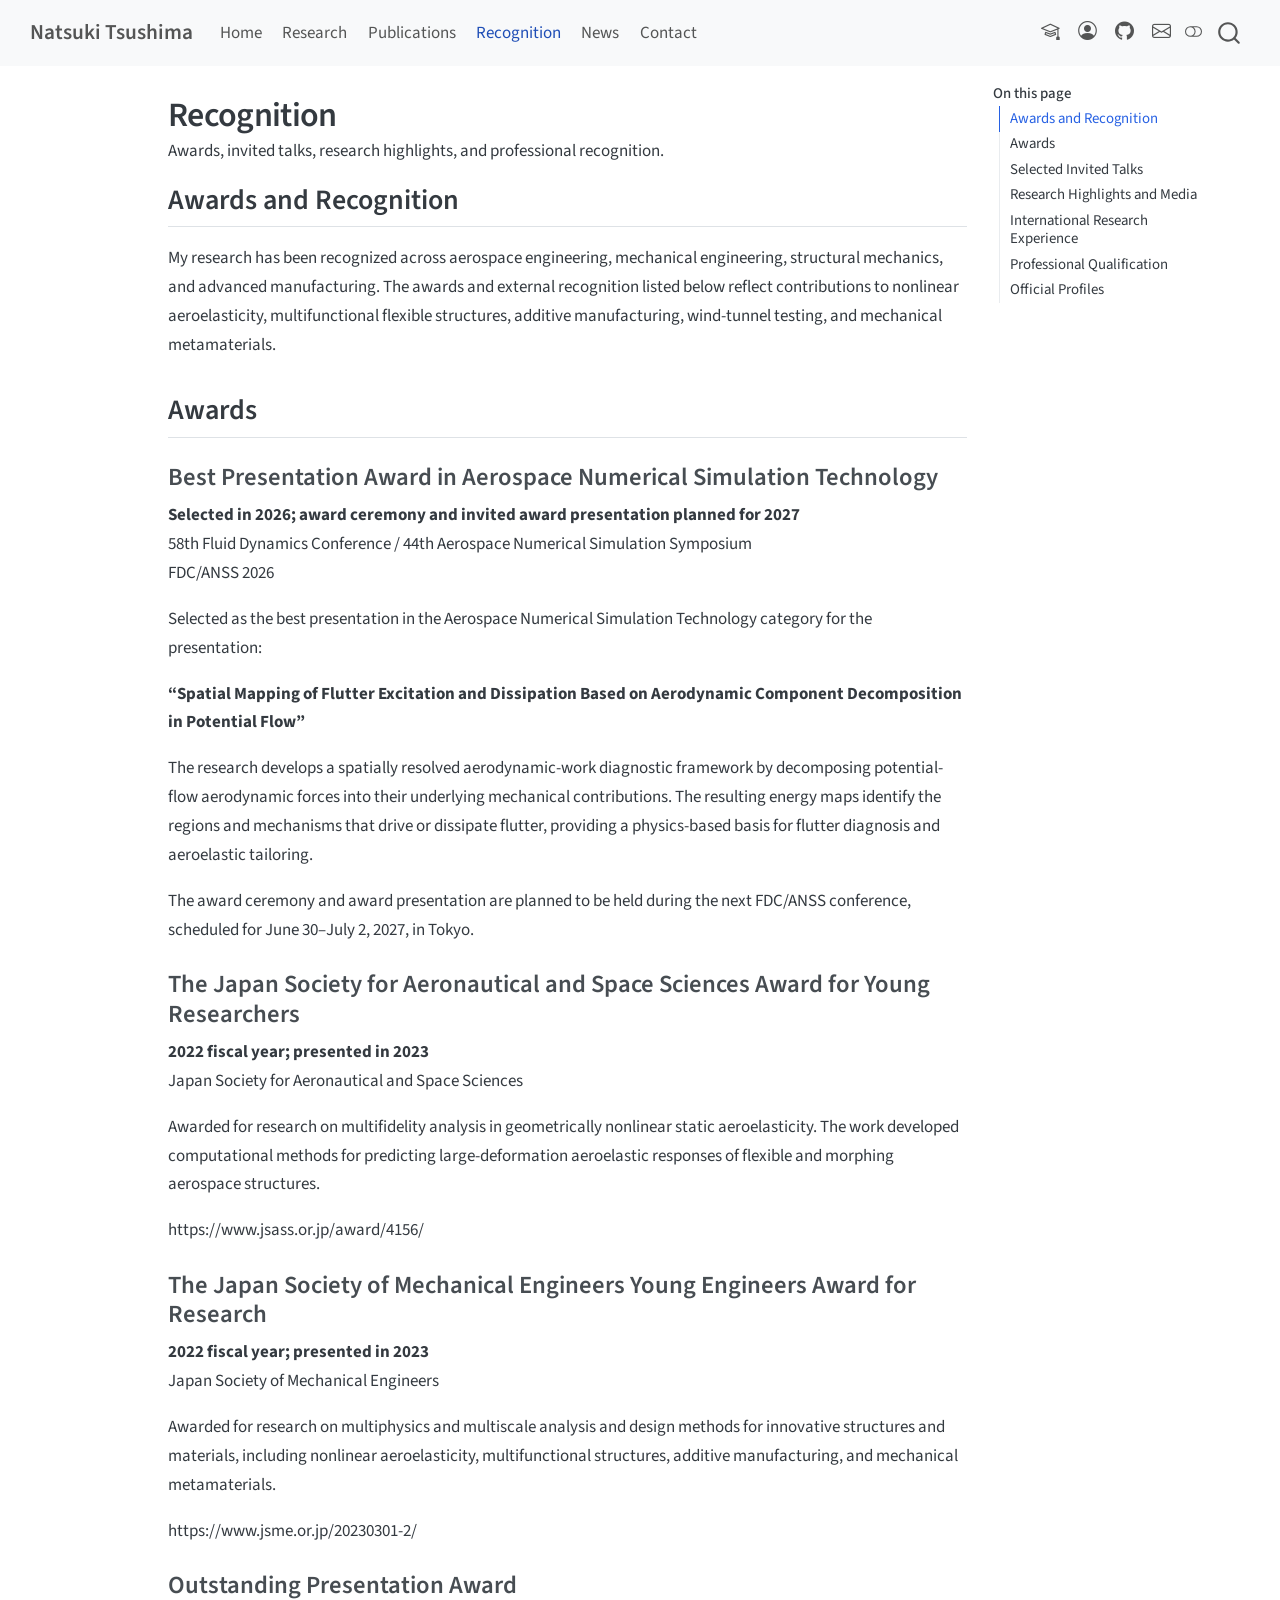
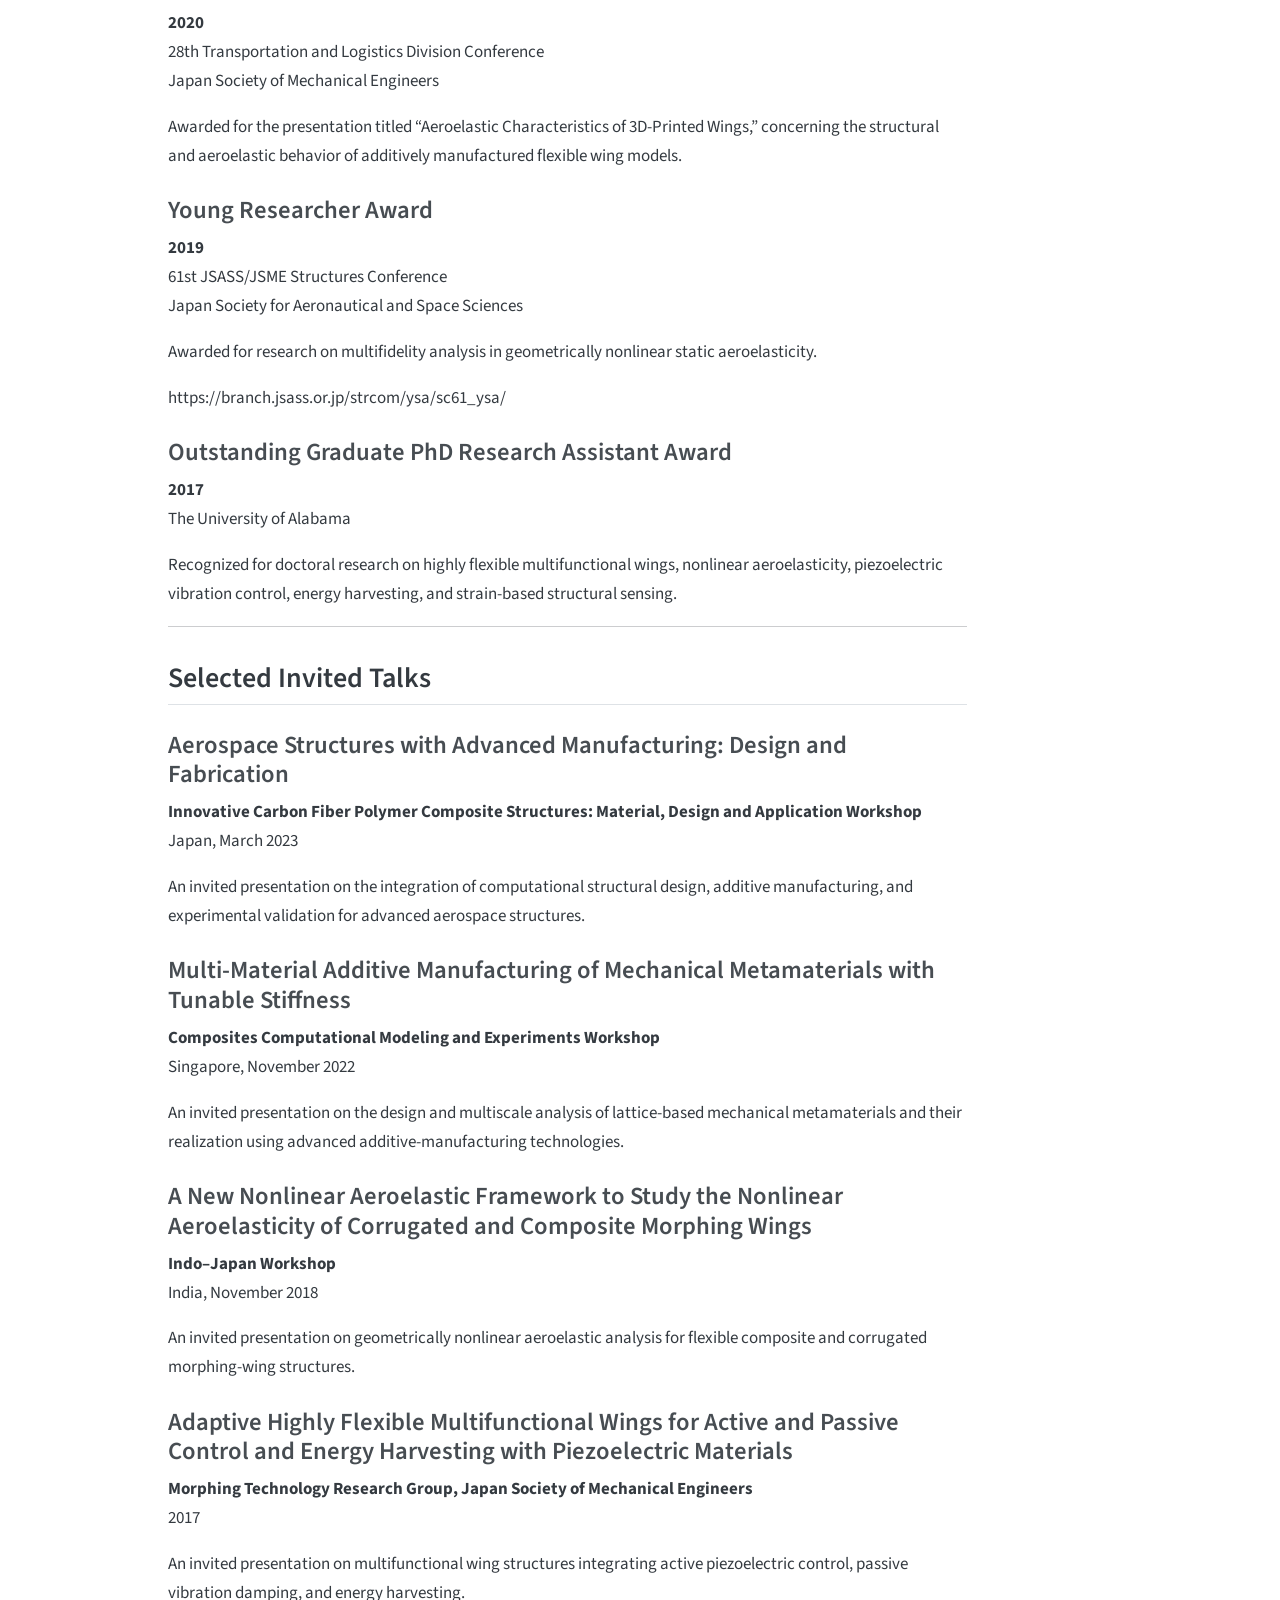
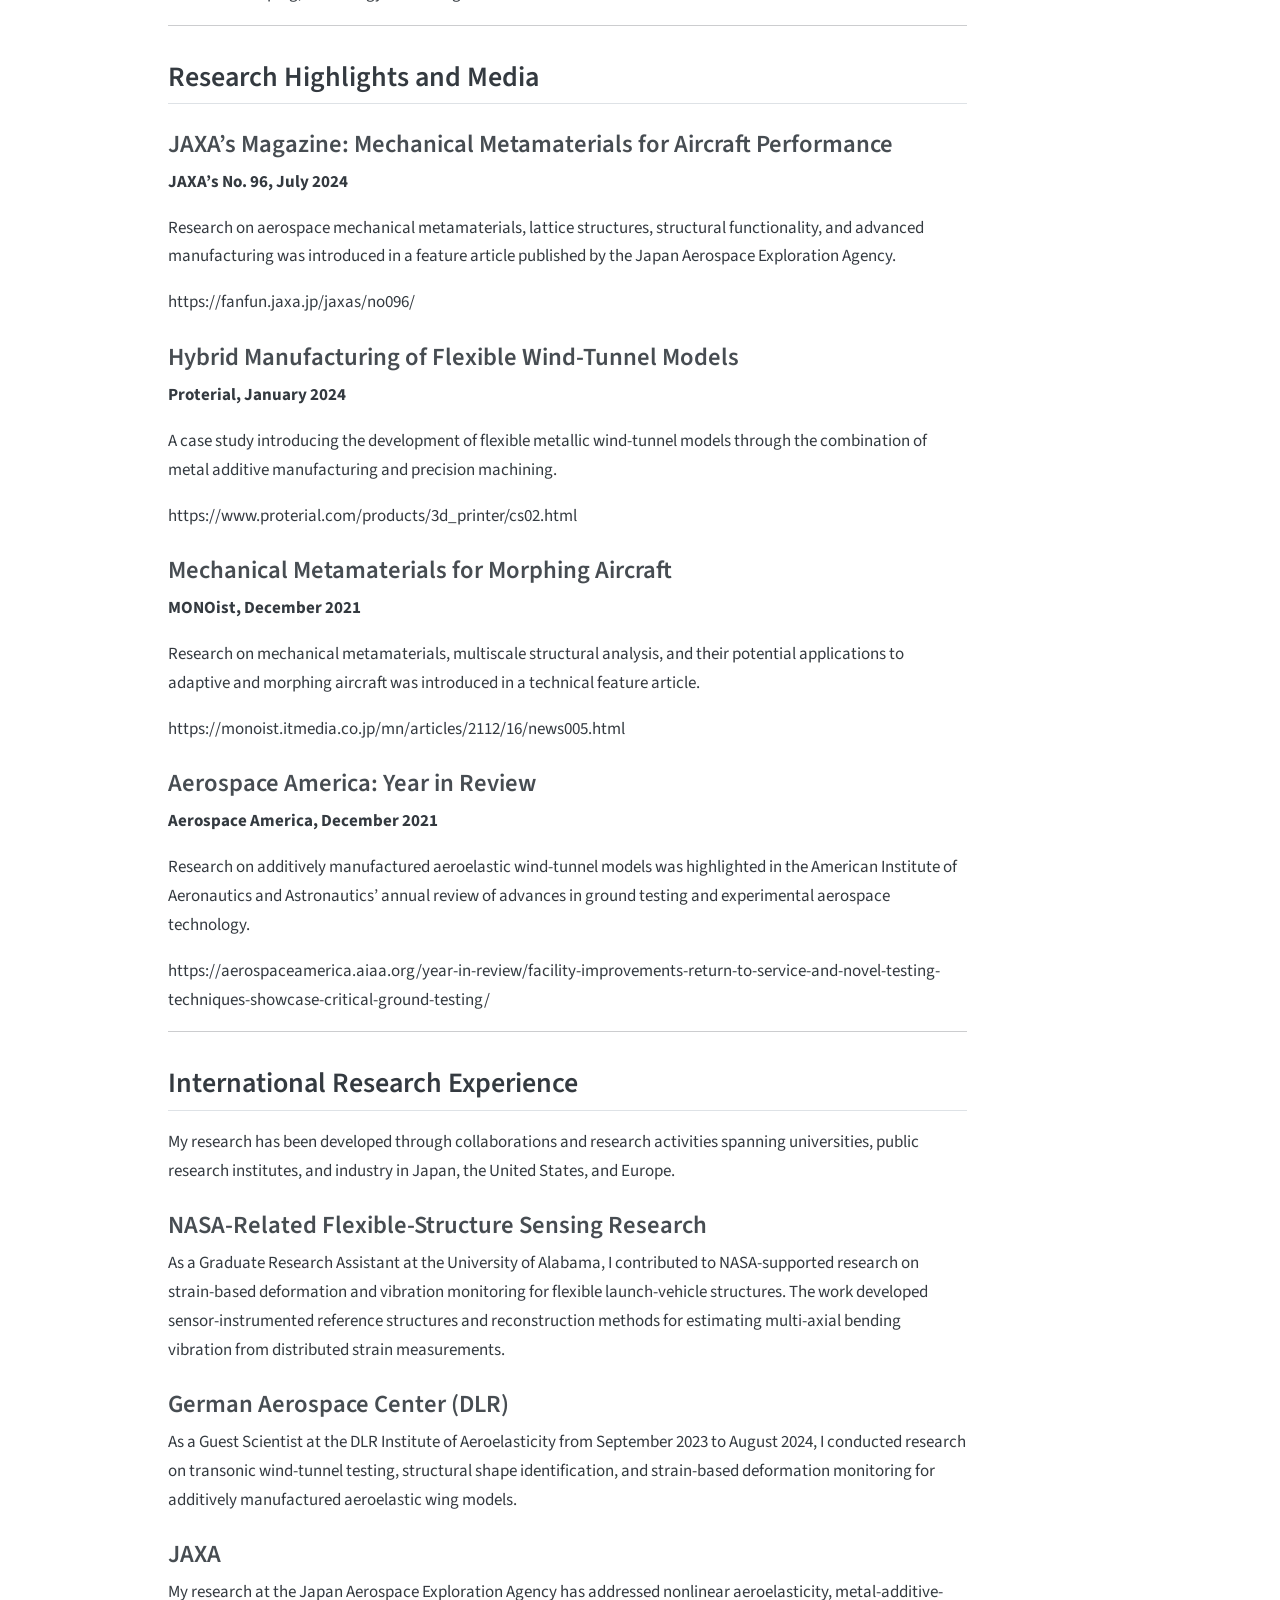
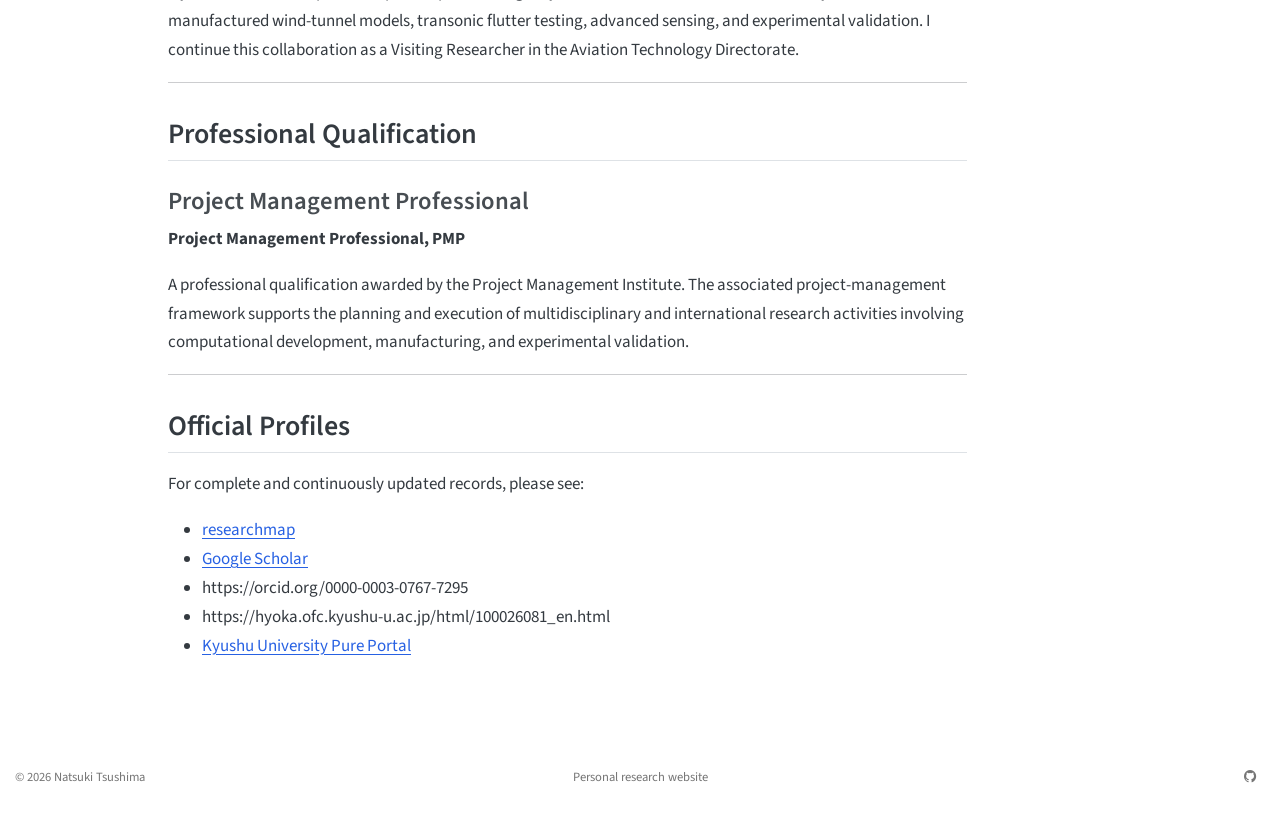
<file: recognition.html>
<!DOCTYPE html>
<html xmlns="http://www.w3.org/1999/xhtml" lang="en" xml:lang="en"><head>

<meta charset="utf-8">
<meta name="generator" content="quarto-1.9.38">

<meta name="viewport" content="width=device-width, initial-scale=1.0, user-scalable=yes">

<meta name="description" content="Awards, invited talks, research highlights, and professional recognition.">

<title>Recognition – Natsuki Tsushima</title>
<style>
/* Default styles provided by pandoc.
** See https://pandoc.org/MANUAL.html#variables-for-html for config info.
*/
code{white-space: pre-wrap;}
span.smallcaps{font-variant: small-caps;}
div.columns{display: flex; gap: min(4vw, 1.5em);}
div.column{flex: auto; overflow-x: auto;}
div.hanging-indent{margin-left: 1.5em; text-indent: -1.5em;}
ul.task-list{list-style: none;}
ul.task-list li input[type="checkbox"] {
  width: 0.8em;
  margin: 0 0.8em 0.2em -1em; /* quarto-specific, see https://github.com/quarto-dev/quarto-cli/issues/4556 */ 
  vertical-align: middle;
}
</style>


<script src="site_libs/quarto-nav/quarto-nav.js"></script>
<script src="site_libs/quarto-nav/headroom.min.js"></script>
<script src="site_libs/clipboard/clipboard.min.js"></script>
<script src="site_libs/quarto-search/autocomplete.umd.js"></script>
<script src="site_libs/quarto-search/fuse.min.js"></script>
<script src="site_libs/quarto-search/quarto-search.js"></script>
<meta name="quarto:offset" content="./">
<script src="site_libs/quarto-html/quarto.js" type="module"></script>
<script src="site_libs/quarto-html/tabsets/tabsets.js" type="module"></script>
<script src="site_libs/quarto-html/popper.min.js"></script>
<script src="site_libs/quarto-html/tippy.umd.min.js"></script>
<script src="site_libs/quarto-html/anchor.min.js"></script>
<link href="site_libs/quarto-html/tippy.css" rel="stylesheet">
<link href="site_libs/quarto-html/quarto-syntax-highlighting-15634bcf2e68342d4ad2dfa704d543f6.css" rel="stylesheet" class="quarto-color-scheme" id="quarto-text-highlighting-styles">
<link href="site_libs/quarto-html/quarto-syntax-highlighting-dark-0a6b7249c26820e032cb0bd839ff02b1.css" rel="stylesheet" class="quarto-color-scheme quarto-color-alternate" id="quarto-text-highlighting-styles">
<link href="site_libs/quarto-html/quarto-syntax-highlighting-15634bcf2e68342d4ad2dfa704d543f6.css" rel="stylesheet" class="quarto-color-scheme-extra" id="quarto-text-highlighting-styles">
<script src="site_libs/bootstrap/bootstrap.min.js"></script>
<link href="site_libs/bootstrap/bootstrap-icons.css" rel="stylesheet">
<link href="site_libs/bootstrap/bootstrap-a0f9fd0d421825b736dc1bbcbcba2219.min.css" rel="stylesheet" append-hash="true" class="quarto-color-scheme" id="quarto-bootstrap" data-mode="light">
<link href="site_libs/bootstrap/bootstrap-dark-e8964db687007ca8dd88d9d9ce58e3ef.min.css" rel="stylesheet" append-hash="true" class="quarto-color-scheme quarto-color-alternate" id="quarto-bootstrap" data-mode="dark">
<link href="site_libs/bootstrap/bootstrap-a0f9fd0d421825b736dc1bbcbcba2219.min.css" rel="stylesheet" append-hash="true" class="quarto-color-scheme-extra" id="quarto-bootstrap" data-mode="light">
<script id="quarto-search-options" type="application/json">{
  "location": "navbar",
  "copy-button": false,
  "collapse-after": 3,
  "panel-placement": "end",
  "type": "overlay",
  "limit": 50,
  "keyboard-shortcut": [
    "f",
    "/",
    "s"
  ],
  "show-item-context": false,
  "language": {
    "search-no-results-text": "No results",
    "search-matching-documents-text": "matching documents",
    "search-copy-link-title": "Copy link to search",
    "search-hide-matches-text": "Hide additional matches",
    "search-more-match-text": "more match in this document",
    "search-more-matches-text": "more matches in this document",
    "search-clear-button-title": "Clear",
    "search-text-placeholder": "",
    "search-detached-cancel-button-title": "Cancel",
    "search-submit-button-title": "Submit",
    "search-label": "Search"
  }
}</script>
<script data-goatcounter="https://natsuki-tsushima.goatcounter.com/count" async="" src="//gc.zgo.at/count.js"></script>


<link rel="stylesheet" href="styles.css">
</head>

<body class="nav-fixed quarto-light"><script id="quarto-html-before-body" type="application/javascript">
    const toggleBodyColorMode = (bsSheetEl) => {
      const mode = bsSheetEl.getAttribute("data-mode");
      const bodyEl = window.document.querySelector("body");
      if (mode === "dark") {
        bodyEl.classList.add("quarto-dark");
        bodyEl.classList.remove("quarto-light");
      } else {
        bodyEl.classList.add("quarto-light");
        bodyEl.classList.remove("quarto-dark");
      }
    }
    const toggleBodyColorPrimary = () => {
      const bsSheetEl = window.document.querySelector("link#quarto-bootstrap:not([rel=disabled-stylesheet])");
      if (bsSheetEl) {
        toggleBodyColorMode(bsSheetEl);
      }
    }
    const setColorSchemeToggle = (alternate) => {
      const toggles = window.document.querySelectorAll('.quarto-color-scheme-toggle');
      for (let i=0; i < toggles.length; i++) {
        const toggle = toggles[i];
        if (toggle) {
          if (alternate) {
            toggle.classList.add("alternate");
          } else {
            toggle.classList.remove("alternate");
          }
        }
      }
    };
    const toggleColorMode = (alternate) => {
      // Switch the stylesheets
      const primaryStylesheets = window.document.querySelectorAll('link.quarto-color-scheme:not(.quarto-color-alternate)');
      const alternateStylesheets = window.document.querySelectorAll('link.quarto-color-scheme.quarto-color-alternate');
      manageTransitions('#quarto-margin-sidebar .nav-link', false);
      if (alternate) {
        // note: dark is layered on light, we don't disable primary!
        enableStylesheet(alternateStylesheets);
        for (const sheetNode of alternateStylesheets) {
          if (sheetNode.id === "quarto-bootstrap") {
            toggleBodyColorMode(sheetNode);
          }
        }
      } else {
        disableStylesheet(alternateStylesheets);
        enableStylesheet(primaryStylesheets)
        toggleBodyColorPrimary();
      }
      manageTransitions('#quarto-margin-sidebar .nav-link', true);
      // Switch the toggles
      setColorSchemeToggle(alternate)
      // Hack to workaround the fact that safari doesn't
      // properly recolor the scrollbar when toggling (#1455)
      if (navigator.userAgent.indexOf('Safari') > 0 && navigator.userAgent.indexOf('Chrome') == -1) {
        manageTransitions("body", false);
        window.scrollTo(0, 1);
        setTimeout(() => {
          window.scrollTo(0, 0);
          manageTransitions("body", true);
        }, 40);
      }
    }
    const disableStylesheet = (stylesheets) => {
      for (let i=0; i < stylesheets.length; i++) {
        const stylesheet = stylesheets[i];
        stylesheet.rel = 'disabled-stylesheet';
      }
    }
    const enableStylesheet = (stylesheets) => {
      for (let i=0; i < stylesheets.length; i++) {
        const stylesheet = stylesheets[i];
        if(stylesheet.rel !== 'stylesheet') { // for Chrome, which will still FOUC without this check
          stylesheet.rel = 'stylesheet';
        }
      }
    }
    const manageTransitions = (selector, allowTransitions) => {
      const els = window.document.querySelectorAll(selector);
      for (let i=0; i < els.length; i++) {
        const el = els[i];
        if (allowTransitions) {
          el.classList.remove('notransition');
        } else {
          el.classList.add('notransition');
        }
      }
    }
    const isFileUrl = () => {
      return window.location.protocol === 'file:';
    }
    const hasAlternateSentinel = () => {
      let styleSentinel = getColorSchemeSentinel();
      if (styleSentinel !== null) {
        return styleSentinel === "alternate";
      } else {
        return false;
      }
    }
    const setStyleSentinel = (alternate) => {
      const value = alternate ? "alternate" : "default";
      if (!isFileUrl()) {
        window.localStorage.setItem("quarto-color-scheme", value);
      } else {
        localAlternateSentinel = value;
      }
    }
    const getColorSchemeSentinel = () => {
      if (!isFileUrl()) {
        const storageValue = window.localStorage.getItem("quarto-color-scheme");
        return storageValue != null ? storageValue : localAlternateSentinel;
      } else {
        return localAlternateSentinel;
      }
    }
    const toggleGiscusIfUsed = (isAlternate, darkModeDefault) => {
      const baseTheme = document.querySelector('#giscus-base-theme')?.value ?? 'light';
      const alternateTheme = document.querySelector('#giscus-alt-theme')?.value ?? 'dark';
      let newTheme = '';
      if(authorPrefersDark) {
        newTheme = isAlternate ? baseTheme : alternateTheme;
      } else {
        newTheme = isAlternate ? alternateTheme : baseTheme;
      }
      const changeGiscusTheme = () => {
        // From: https://github.com/giscus/giscus/issues/336
        const sendMessage = (message) => {
          const iframe = document.querySelector('iframe.giscus-frame');
          if (!iframe) return;
          iframe.contentWindow.postMessage({ giscus: message }, 'https://giscus.app');
        }
        sendMessage({
          setConfig: {
            theme: newTheme
          }
        });
      }
      const isGiscussLoaded = window.document.querySelector('iframe.giscus-frame') !== null;
      if (isGiscussLoaded) {
        changeGiscusTheme();
      }
    };
    const authorPrefersDark = false;
    const darkModeDefault = authorPrefersDark;
      document.querySelector('link#quarto-text-highlighting-styles.quarto-color-scheme-extra').rel = 'disabled-stylesheet';
      document.querySelector('link#quarto-bootstrap.quarto-color-scheme-extra').rel = 'disabled-stylesheet';
    let localAlternateSentinel = darkModeDefault ? 'alternate' : 'default';
    // Dark / light mode switch
    window.quartoToggleColorScheme = () => {
      // Read the current dark / light value
      let toAlternate = !hasAlternateSentinel();
      toggleColorMode(toAlternate);
      setStyleSentinel(toAlternate);
      toggleGiscusIfUsed(toAlternate, darkModeDefault);
      window.dispatchEvent(new Event('resize'));
    };
    // Switch to dark mode if need be
    if (hasAlternateSentinel()) {
      toggleColorMode(true);
    } else {
      toggleColorMode(false);
    }
  </script>

<div id="quarto-search-results"></div>
  <header id="quarto-header" class="headroom fixed-top">
    <nav class="navbar navbar-expand-lg " data-bs-theme="dark">
      <div class="navbar-container container-fluid">
      <div class="navbar-brand-container mx-auto">
    <a class="navbar-brand" href="./index.html">
    <span class="navbar-title">Natsuki Tsushima</span>
    </a>
  </div>
            <div id="quarto-search" class="" title="Search"></div>
          <button class="navbar-toggler" type="button" data-bs-toggle="collapse" data-bs-target="#navbarCollapse" aria-controls="navbarCollapse" role="menu" aria-expanded="false" aria-label="Toggle navigation" onclick="if (window.quartoToggleHeadroom) { window.quartoToggleHeadroom(); }">
  <span class="navbar-toggler-icon"></span>
</button>
          <div class="collapse navbar-collapse" id="navbarCollapse">
            <ul class="navbar-nav navbar-nav-scroll me-auto">
  <li class="nav-item">
    <a class="nav-link" href="./index.html"> 
<span class="menu-text">Home</span></a>
  </li>  
  <li class="nav-item">
    <a class="nav-link" href="./research.html"> 
<span class="menu-text">Research</span></a>
  </li>  
  <li class="nav-item">
    <a class="nav-link" href="./publications.html"> 
<span class="menu-text">Publications</span></a>
  </li>  
  <li class="nav-item">
    <a class="nav-link active" href="./recognition.html" aria-current="page"> 
<span class="menu-text">Recognition</span></a>
  </li>  
  <li class="nav-item">
    <a class="nav-link" href="./news.html"> 
<span class="menu-text">News</span></a>
  </li>  
  <li class="nav-item">
    <a class="nav-link" href="./contact.html"> 
<span class="menu-text">Contact</span></a>
  </li>  
</ul>
            <ul class="navbar-nav navbar-nav-scroll ms-auto">
  <li class="nav-item compact">
    <a class="nav-link" href="https://scholar.google.com/citations?hl=en&amp;user=ATxZpX0AAAAJ"> <i class="bi bi-mortarboard" role="img" aria-label="Google Scholar">
</i> 
<span class="menu-text"></span></a>
  </li>  
  <li class="nav-item compact">
    <a class="nav-link" href="https://orcid.org/0000-0003-0767-7295"> <i class="bi bi-person-circle" role="img" aria-label="ORCID">
</i> 
<span class="menu-text"></span></a>
  </li>  
  <li class="nav-item compact">
    <a class="nav-link" href="https://github.com/ntsushima-ae"> <i class="bi bi-github" role="img" aria-label="GitHub">
</i> 
<span class="menu-text"></span></a>
  </li>  
  <li class="nav-item compact">
    <a class="nav-link" href="mailto:ntsushima@aero.kyushu-u.ac.jp"> <i class="bi bi-envelope" role="img" aria-label="Email">
</i> 
<span class="menu-text"></span></a>
  </li>  
</ul>
          </div> <!-- /navcollapse -->
            <div class="quarto-navbar-tools">
  <a href="" class="quarto-color-scheme-toggle quarto-navigation-tool  px-1" onclick="window.quartoToggleColorScheme(); return false;" title="Toggle dark mode"><i class="bi"></i></a>
</div>
      </div> <!-- /container-fluid -->
    </nav>
</header>
<!-- content -->
<div id="quarto-content" class="quarto-container page-columns page-rows-contents page-layout-article page-navbar">
<!-- sidebar -->
<!-- margin-sidebar -->
    <div id="quarto-margin-sidebar" class="sidebar margin-sidebar">
        <nav id="TOC" role="doc-toc" class="toc-active">
    <h2 id="toc-title">On this page</h2>
   
  <ul class="collapse">
  <li><a href="#awards-and-recognition" id="toc-awards-and-recognition" class="nav-link active" data-scroll-target="#awards-and-recognition">Awards and Recognition</a></li>
  <li><a href="#awards" id="toc-awards" class="nav-link" data-scroll-target="#awards">Awards</a></li>
  <li><a href="#selected-invited-talks" id="toc-selected-invited-talks" class="nav-link" data-scroll-target="#selected-invited-talks">Selected Invited Talks</a></li>
  <li><a href="#research-highlights-and-media" id="toc-research-highlights-and-media" class="nav-link" data-scroll-target="#research-highlights-and-media">Research Highlights and Media</a></li>
  <li><a href="#international-research-experience" id="toc-international-research-experience" class="nav-link" data-scroll-target="#international-research-experience">International Research Experience</a></li>
  <li><a href="#professional-qualification" id="toc-professional-qualification" class="nav-link" data-scroll-target="#professional-qualification">Professional Qualification</a></li>
  <li><a href="#official-profiles" id="toc-official-profiles" class="nav-link" data-scroll-target="#official-profiles">Official Profiles</a></li>
  </ul>
</nav>
    </div>
<!-- main -->
<main class="content" id="quarto-document-content">


<header id="title-block-header" class="quarto-title-block default">
<div class="quarto-title">
<h1 class="title">Recognition</h1>
</div>

<div>
  <div class="description">
    Awards, invited talks, research highlights, and professional recognition.
  </div>
</div>


<div class="quarto-title-meta">

    
  
    
  </div>
  


</header>


<section id="awards-and-recognition" class="level2">
<h2 class="anchored" data-anchor-id="awards-and-recognition">Awards and Recognition</h2>
<p>My research has been recognized across aerospace engineering, mechanical engineering, structural mechanics, and advanced manufacturing. The awards and external recognition listed below reflect contributions to nonlinear aeroelasticity, multifunctional flexible structures, additive manufacturing, wind-tunnel testing, and mechanical metamaterials.</p>
</section>
<section id="awards" class="level2">
<h2 class="anchored" data-anchor-id="awards">Awards</h2>
<section id="best-presentation-award-in-aerospace-numerical-simulation-technology" class="level3">
<h3 class="anchored" data-anchor-id="best-presentation-award-in-aerospace-numerical-simulation-technology">Best Presentation Award in Aerospace Numerical Simulation Technology</h3>
<p><strong>Selected in 2026; award ceremony and invited award presentation planned for 2027</strong><br>
58th Fluid Dynamics Conference / 44th Aerospace Numerical Simulation Symposium<br>
FDC/ANSS 2026</p>
<p>Selected as the best presentation in the Aerospace Numerical Simulation Technology category for the presentation:</p>
<p><strong>“Spatial Mapping of Flutter Excitation and Dissipation Based on Aerodynamic Component Decomposition in Potential Flow”</strong></p>
<p>The research develops a spatially resolved aerodynamic-work diagnostic framework by decomposing potential-flow aerodynamic forces into their underlying mechanical contributions. The resulting energy maps identify the regions and mechanisms that drive or dissipate flutter, providing a physics-based basis for flutter diagnosis and aeroelastic tailoring.</p>
<p>The award ceremony and award presentation are planned to be held during the next FDC/ANSS conference, scheduled for June 30–July 2, 2027, in Tokyo.</p>
</section>
<section id="the-japan-society-for-aeronautical-and-space-sciences-award-for-young-researchers" class="level3">
<h3 class="anchored" data-anchor-id="the-japan-society-for-aeronautical-and-space-sciences-award-for-young-researchers">The Japan Society for Aeronautical and Space Sciences Award for Young Researchers</h3>
<p><strong>2022 fiscal year; presented in 2023</strong><br>
Japan Society for Aeronautical and Space Sciences</p>
<p>Awarded for research on multifidelity analysis in geometrically nonlinear static aeroelasticity. The work developed computational methods for predicting large-deformation aeroelastic responses of flexible and morphing aerospace structures.</p>
<p>https://www.jsass.or.jp/award/4156/</p>
</section>
<section id="the-japan-society-of-mechanical-engineers-young-engineers-award-for-research" class="level3">
<h3 class="anchored" data-anchor-id="the-japan-society-of-mechanical-engineers-young-engineers-award-for-research">The Japan Society of Mechanical Engineers Young Engineers Award for Research</h3>
<p><strong>2022 fiscal year; presented in 2023</strong><br>
Japan Society of Mechanical Engineers</p>
<p>Awarded for research on multiphysics and multiscale analysis and design methods for innovative structures and materials, including nonlinear aeroelasticity, multifunctional structures, additive manufacturing, and mechanical metamaterials.</p>
<p>https://www.jsme.or.jp/20230301-2/</p>
</section>
<section id="outstanding-presentation-award" class="level3">
<h3 class="anchored" data-anchor-id="outstanding-presentation-award">Outstanding Presentation Award</h3>
<p><strong>2020</strong><br>
28th Transportation and Logistics Division Conference<br>
Japan Society of Mechanical Engineers</p>
<p>Awarded for the presentation titled “Aeroelastic Characteristics of 3D-Printed Wings,” concerning the structural and aeroelastic behavior of additively manufactured flexible wing models.</p>
</section>
<section id="young-researcher-award" class="level3">
<h3 class="anchored" data-anchor-id="young-researcher-award">Young Researcher Award</h3>
<p><strong>2019</strong><br>
61st JSASS/JSME Structures Conference<br>
Japan Society for Aeronautical and Space Sciences</p>
<p>Awarded for research on multifidelity analysis in geometrically nonlinear static aeroelasticity.</p>
<p>https://branch.jsass.or.jp/strcom/ysa/sc61_ysa/</p>
</section>
<section id="outstanding-graduate-phd-research-assistant-award" class="level3">
<h3 class="anchored" data-anchor-id="outstanding-graduate-phd-research-assistant-award">Outstanding Graduate PhD Research Assistant Award</h3>
<p><strong>2017</strong><br>
The University of Alabama</p>
<p>Recognized for doctoral research on highly flexible multifunctional wings, nonlinear aeroelasticity, piezoelectric vibration control, energy harvesting, and strain-based structural sensing.</p>
<hr>
</section>
</section>
<section id="selected-invited-talks" class="level2">
<h2 class="anchored" data-anchor-id="selected-invited-talks">Selected Invited Talks</h2>
<section id="aerospace-structures-with-advanced-manufacturing-design-and-fabrication" class="level3">
<h3 class="anchored" data-anchor-id="aerospace-structures-with-advanced-manufacturing-design-and-fabrication">Aerospace Structures with Advanced Manufacturing: Design and Fabrication</h3>
<p><strong>Innovative Carbon Fiber Polymer Composite Structures: Material, Design and Application Workshop</strong><br>
Japan, March 2023</p>
<p>An invited presentation on the integration of computational structural design, additive manufacturing, and experimental validation for advanced aerospace structures.</p>
</section>
<section id="multi-material-additive-manufacturing-of-mechanical-metamaterials-with-tunable-stiffness" class="level3">
<h3 class="anchored" data-anchor-id="multi-material-additive-manufacturing-of-mechanical-metamaterials-with-tunable-stiffness">Multi-Material Additive Manufacturing of Mechanical Metamaterials with Tunable Stiffness</h3>
<p><strong>Composites Computational Modeling and Experiments Workshop</strong><br>
Singapore, November 2022</p>
<p>An invited presentation on the design and multiscale analysis of lattice-based mechanical metamaterials and their realization using advanced additive-manufacturing technologies.</p>
</section>
<section id="a-new-nonlinear-aeroelastic-framework-to-study-the-nonlinear-aeroelasticity-of-corrugated-and-composite-morphing-wings" class="level3">
<h3 class="anchored" data-anchor-id="a-new-nonlinear-aeroelastic-framework-to-study-the-nonlinear-aeroelasticity-of-corrugated-and-composite-morphing-wings">A New Nonlinear Aeroelastic Framework to Study the Nonlinear Aeroelasticity of Corrugated and Composite Morphing Wings</h3>
<p><strong>Indo–Japan Workshop</strong><br>
India, November 2018</p>
<p>An invited presentation on geometrically nonlinear aeroelastic analysis for flexible composite and corrugated morphing-wing structures.</p>
</section>
<section id="adaptive-highly-flexible-multifunctional-wings-for-active-and-passive-control-and-energy-harvesting-with-piezoelectric-materials" class="level3">
<h3 class="anchored" data-anchor-id="adaptive-highly-flexible-multifunctional-wings-for-active-and-passive-control-and-energy-harvesting-with-piezoelectric-materials">Adaptive Highly Flexible Multifunctional Wings for Active and Passive Control and Energy Harvesting with Piezoelectric Materials</h3>
<p><strong>Morphing Technology Research Group, Japan Society of Mechanical Engineers</strong><br>
2017</p>
<p>An invited presentation on multifunctional wing structures integrating active piezoelectric control, passive vibration damping, and energy harvesting.</p>
<hr>
</section>
</section>
<section id="research-highlights-and-media" class="level2">
<h2 class="anchored" data-anchor-id="research-highlights-and-media">Research Highlights and Media</h2>
<section id="jaxas-magazine-mechanical-metamaterials-for-aircraft-performance" class="level3">
<h3 class="anchored" data-anchor-id="jaxas-magazine-mechanical-metamaterials-for-aircraft-performance">JAXA’s Magazine: Mechanical Metamaterials for Aircraft Performance</h3>
<p><strong>JAXA’s No.&nbsp;96, July 2024</strong></p>
<p>Research on aerospace mechanical metamaterials, lattice structures, structural functionality, and advanced manufacturing was introduced in a feature article published by the Japan Aerospace Exploration Agency.</p>
<p>https://fanfun.jaxa.jp/jaxas/no096/</p>
</section>
<section id="hybrid-manufacturing-of-flexible-wind-tunnel-models" class="level3">
<h3 class="anchored" data-anchor-id="hybrid-manufacturing-of-flexible-wind-tunnel-models">Hybrid Manufacturing of Flexible Wind-Tunnel Models</h3>
<p><strong>Proterial, January 2024</strong></p>
<p>A case study introducing the development of flexible metallic wind-tunnel models through the combination of metal additive manufacturing and precision machining.</p>
<p>https://www.proterial.com/products/3d_printer/cs02.html</p>
</section>
<section id="mechanical-metamaterials-for-morphing-aircraft" class="level3">
<h3 class="anchored" data-anchor-id="mechanical-metamaterials-for-morphing-aircraft">Mechanical Metamaterials for Morphing Aircraft</h3>
<p><strong>MONOist, December 2021</strong></p>
<p>Research on mechanical metamaterials, multiscale structural analysis, and their potential applications to adaptive and morphing aircraft was introduced in a technical feature article.</p>
<p>https://monoist.itmedia.co.jp/mn/articles/2112/16/news005.html</p>
</section>
<section id="aerospace-america-year-in-review" class="level3">
<h3 class="anchored" data-anchor-id="aerospace-america-year-in-review">Aerospace America: Year in Review</h3>
<p><strong>Aerospace America, December 2021</strong></p>
<p>Research on additively manufactured aeroelastic wind-tunnel models was highlighted in the American Institute of Aeronautics and Astronautics’ annual review of advances in ground testing and experimental aerospace technology.</p>
<p>https://aerospaceamerica.aiaa.org/year-in-review/facility-improvements-return-to-service-and-novel-testing-techniques-showcase-critical-ground-testing/</p>
<hr>
</section>
</section>
<section id="international-research-experience" class="level2">
<h2 class="anchored" data-anchor-id="international-research-experience">International Research Experience</h2>
<p>My research has been developed through collaborations and research activities spanning universities, public research institutes, and industry in Japan, the United States, and Europe.</p>
<section id="nasa-related-flexible-structure-sensing-research" class="level3">
<h3 class="anchored" data-anchor-id="nasa-related-flexible-structure-sensing-research">NASA-Related Flexible-Structure Sensing Research</h3>
<p>As a Graduate Research Assistant at the University of Alabama, I contributed to NASA-supported research on strain-based deformation and vibration monitoring for flexible launch-vehicle structures. The work developed sensor-instrumented reference structures and reconstruction methods for estimating multi-axial bending vibration from distributed strain measurements.</p>
</section>
<section id="german-aerospace-center-dlr" class="level3">
<h3 class="anchored" data-anchor-id="german-aerospace-center-dlr">German Aerospace Center (DLR)</h3>
<p>As a Guest Scientist at the DLR Institute of Aeroelasticity from September 2023 to August 2024, I conducted research on transonic wind-tunnel testing, structural shape identification, and strain-based deformation monitoring for additively manufactured aeroelastic wing models.</p>
</section>
<section id="jaxa" class="level3">
<h3 class="anchored" data-anchor-id="jaxa">JAXA</h3>
<p>My research at the Japan Aerospace Exploration Agency has addressed nonlinear aeroelasticity, metal-additive-manufactured wind-tunnel models, transonic flutter testing, advanced sensing, and experimental validation. I continue this collaboration as a Visiting Researcher in the Aviation Technology Directorate.</p>
<hr>
</section>
</section>
<section id="professional-qualification" class="level2">
<h2 class="anchored" data-anchor-id="professional-qualification">Professional Qualification</h2>
<section id="project-management-professional" class="level3">
<h3 class="anchored" data-anchor-id="project-management-professional">Project Management Professional</h3>
<p><strong>Project Management Professional, PMP</strong></p>
<p>A professional qualification awarded by the Project Management Institute. The associated project-management framework supports the planning and execution of multidisciplinary and international research activities involving computational development, manufacturing, and experimental validation.</p>
<hr>
</section>
</section>
<section id="official-profiles" class="level2">
<h2 class="anchored" data-anchor-id="official-profiles">Official Profiles</h2>
<p>For complete and continuously updated records, please see:</p>
<ul>
<li><a href="https://researchmap.jp/tsushima-natsuki">researchmap</a></li>
<li><a href="https://scholar.google.com/citations?user=ATxZpX0AAAAJ&amp;hl=en">Google Scholar</a></li>
<li>https://orcid.org/0000-0003-0767-7295</li>
<li>https://hyoka.ofc.kyushu-u.ac.jp/html/100026081_en.html</li>
<li><a href="https://kyushu-u.elsevierpure.com/en/persons/natsuki-tsushima/">Kyushu University Pure Portal</a></li>
</ul>


</section>

<a onclick="window.scrollTo(0, 0); return false;" role="button" id="quarto-back-to-top"><i class="bi bi-arrow-up"></i> Back to top</a></main> <!-- /main -->
<script id="quarto-html-after-body" type="application/javascript">
  window.document.addEventListener("DOMContentLoaded", function (event) {
    // Ensure there is a toggle, if there isn't float one in the top right
    if (window.document.querySelector('.quarto-color-scheme-toggle') === null) {
      const a = window.document.createElement('a');
      a.classList.add('top-right');
      a.classList.add('quarto-color-scheme-toggle');
      a.href = "";
      a.onclick = function() { try { window.quartoToggleColorScheme(); } catch {} return false; };
      const i = window.document.createElement("i");
      i.classList.add('bi');
      a.appendChild(i);
      window.document.body.appendChild(a);
    }
    setColorSchemeToggle(hasAlternateSentinel())
    const icon = "";
    const anchorJS = new window.AnchorJS();
    anchorJS.options = {
      placement: 'right',
      icon: icon
    };
    anchorJS.add('.anchored');
    const isCodeAnnotation = (el) => {
      for (const clz of el.classList) {
        if (clz.startsWith('code-annotation-')) {                     
          return true;
        }
      }
      return false;
    }
    const onCopySuccess = function(e) {
      // button target
      const button = e.trigger;
      // don't keep focus
      button.blur();
      // flash "checked"
      button.classList.add('code-copy-button-checked');
      var currentTitle = button.getAttribute("title");
      button.setAttribute("title", "Copied!");
      let tooltip;
      if (window.bootstrap) {
        button.setAttribute("data-bs-toggle", "tooltip");
        button.setAttribute("data-bs-placement", "left");
        button.setAttribute("data-bs-title", "Copied!");
        tooltip = new bootstrap.Tooltip(button, 
          { trigger: "manual", 
            customClass: "code-copy-button-tooltip",
            offset: [0, -8]});
        tooltip.show();    
      }
      setTimeout(function() {
        if (tooltip) {
          tooltip.hide();
          button.removeAttribute("data-bs-title");
          button.removeAttribute("data-bs-toggle");
          button.removeAttribute("data-bs-placement");
        }
        button.setAttribute("title", currentTitle);
        button.classList.remove('code-copy-button-checked');
      }, 1000);
      // clear code selection
      e.clearSelection();
    }
    const getTextToCopy = function(trigger) {
      const outerScaffold = trigger.parentElement.cloneNode(true);
      const codeEl = outerScaffold.querySelector('code');
      for (const childEl of codeEl.children) {
        if (isCodeAnnotation(childEl)) {
          childEl.remove();
        }
      }
      return codeEl.innerText;
    }
    const clipboard = new window.ClipboardJS('.code-copy-button:not([data-in-quarto-modal])', {
      text: getTextToCopy
    });
    clipboard.on('success', onCopySuccess);
    if (window.document.getElementById('quarto-embedded-source-code-modal')) {
      const clipboardModal = new window.ClipboardJS('.code-copy-button[data-in-quarto-modal]', {
        text: getTextToCopy,
        container: window.document.getElementById('quarto-embedded-source-code-modal')
      });
      clipboardModal.on('success', onCopySuccess);
    }
      var localhostRegex = new RegExp(/^(?:http|https):\/\/localhost\:?[0-9]*\//);
      var mailtoRegex = new RegExp(/^mailto:/);
        var filterRegex = new RegExp("https:\/\/ntsushima-ae\.github\.io\/natsuki-tsushima\.github\.io\/");
      var isInternal = (href) => {
          return filterRegex.test(href) || localhostRegex.test(href) || mailtoRegex.test(href);
      }
      // Inspect non-navigation links and adorn them if external
     var links = window.document.querySelectorAll('a[href]:not(.nav-link):not(.navbar-brand):not(.toc-action):not(.sidebar-link):not(.sidebar-item-toggle):not(.pagination-link):not(.no-external):not([aria-hidden]):not(.dropdown-item):not(.quarto-navigation-tool):not(.about-link)');
      for (var i=0; i<links.length; i++) {
        const link = links[i];
        if (!isInternal(link.href)) {
          // undo the damage that might have been done by quarto-nav.js in the case of
          // links that we want to consider external
          if (link.dataset.originalHref !== undefined) {
            link.href = link.dataset.originalHref;
          }
            // target, if specified
            link.setAttribute("target", "_blank");
            if (link.getAttribute("rel") === null) {
              link.setAttribute("rel", "noopener");
            }
        }
      }
    function tippyHover(el, contentFn, onTriggerFn, onUntriggerFn) {
      const config = {
        allowHTML: true,
        maxWidth: 500,
        delay: 100,
        arrow: false,
        appendTo: function(el) {
            return el.parentElement;
        },
        interactive: true,
        interactiveBorder: 10,
        theme: 'quarto',
        placement: 'bottom-start',
      };
      if (contentFn) {
        config.content = contentFn;
      }
      if (onTriggerFn) {
        config.onTrigger = onTriggerFn;
      }
      if (onUntriggerFn) {
        config.onUntrigger = onUntriggerFn;
      }
      window.tippy(el, config); 
    }
    const noterefs = window.document.querySelectorAll('a[role="doc-noteref"]');
    for (var i=0; i<noterefs.length; i++) {
      const ref = noterefs[i];
      tippyHover(ref, function() {
        // use id or data attribute instead here
        let href = ref.getAttribute('data-footnote-href') || ref.getAttribute('href');
        try { href = new URL(href).hash; } catch {}
        const id = href.replace(/^#\/?/, "");
        const note = window.document.getElementById(id);
        if (note) {
          return note.innerHTML;
        } else {
          return "";
        }
      });
    }
    const xrefs = window.document.querySelectorAll('a.quarto-xref');
    const processXRef = (id, note) => {
      // Strip column container classes
      const stripColumnClz = (el) => {
        el.classList.remove("page-full", "page-columns");
        if (el.children) {
          for (const child of el.children) {
            stripColumnClz(child);
          }
        }
      }
      stripColumnClz(note)
      if (id === null || id.startsWith('sec-')) {
        // Special case sections, only their first couple elements
        const container = document.createElement("div");
        if (note.children && note.children.length > 2) {
          container.appendChild(note.children[0].cloneNode(true));
          for (let i = 1; i < note.children.length; i++) {
            const child = note.children[i];
            if (child.tagName === "P" && child.innerText === "") {
              continue;
            } else {
              container.appendChild(child.cloneNode(true));
              break;
            }
          }
          if (window.Quarto?.typesetMath) {
            window.Quarto.typesetMath(container);
          }
          return container.innerHTML
        } else {
          if (window.Quarto?.typesetMath) {
            window.Quarto.typesetMath(note);
          }
          return note.innerHTML;
        }
      } else {
        // Remove any anchor links if they are present
        const anchorLink = note.querySelector('a.anchorjs-link');
        if (anchorLink) {
          anchorLink.remove();
        }
        if (window.Quarto?.typesetMath) {
          window.Quarto.typesetMath(note);
        }
        if (note.classList.contains("callout")) {
          return note.outerHTML;
        } else {
          return note.innerHTML;
        }
      }
    }
    for (var i=0; i<xrefs.length; i++) {
      const xref = xrefs[i];
      tippyHover(xref, undefined, function(instance) {
        instance.disable();
        let url = xref.getAttribute('href');
        let hash = undefined; 
        if (url.startsWith('#')) {
          hash = url;
        } else {
          try { hash = new URL(url).hash; } catch {}
        }
        if (hash) {
          const id = hash.replace(/^#\/?/, "");
          const note = window.document.getElementById(id);
          if (note !== null) {
            try {
              const html = processXRef(id, note.cloneNode(true));
              instance.setContent(html);
            } finally {
              instance.enable();
              instance.show();
            }
          } else {
            // See if we can fetch this
            fetch(url.split('#')[0])
            .then(res => res.text())
            .then(html => {
              const parser = new DOMParser();
              const htmlDoc = parser.parseFromString(html, "text/html");
              const note = htmlDoc.getElementById(id);
              if (note !== null) {
                const html = processXRef(id, note);
                instance.setContent(html);
              } 
            }).finally(() => {
              instance.enable();
              instance.show();
            });
          }
        } else {
          // See if we can fetch a full url (with no hash to target)
          // This is a special case and we should probably do some content thinning / targeting
          fetch(url)
          .then(res => res.text())
          .then(html => {
            const parser = new DOMParser();
            const htmlDoc = parser.parseFromString(html, "text/html");
            const note = htmlDoc.querySelector('main.content');
            if (note !== null) {
              // This should only happen for chapter cross references
              // (since there is no id in the URL)
              // remove the first header
              if (note.children.length > 0 && note.children[0].tagName === "HEADER") {
                note.children[0].remove();
              }
              const html = processXRef(null, note);
              instance.setContent(html);
            } 
          }).finally(() => {
            instance.enable();
            instance.show();
          });
        }
      }, function(instance) {
      });
    }
        let selectedAnnoteEl;
        const selectorForAnnotation = ( cell, annotation) => {
          let cellAttr = 'data-code-cell="' + cell + '"';
          let lineAttr = 'data-code-annotation="' +  annotation + '"';
          const selector = 'span[' + cellAttr + '][' + lineAttr + ']';
          return selector;
        }
        const selectCodeLines = (annoteEl) => {
          const doc = window.document;
          const targetCell = annoteEl.getAttribute("data-target-cell");
          const targetAnnotation = annoteEl.getAttribute("data-target-annotation");
          const annoteSpan = window.document.querySelector(selectorForAnnotation(targetCell, targetAnnotation));
          const lines = annoteSpan.getAttribute("data-code-lines").split(",");
          const lineIds = lines.map((line) => {
            return targetCell + "-" + line;
          })
          let top = null;
          let height = null;
          let parent = null;
          if (lineIds.length > 0) {
              //compute the position of the single el (top and bottom and make a div)
              const el = window.document.getElementById(lineIds[0]);
              top = el.offsetTop;
              height = el.offsetHeight;
              parent = el.parentElement.parentElement;
            if (lineIds.length > 1) {
              const lastEl = window.document.getElementById(lineIds[lineIds.length - 1]);
              const bottom = lastEl.offsetTop + lastEl.offsetHeight;
              height = bottom - top;
            }
            if (top !== null && height !== null && parent !== null) {
              // cook up a div (if necessary) and position it 
              let div = window.document.getElementById("code-annotation-line-highlight");
              if (div === null) {
                div = window.document.createElement("div");
                div.setAttribute("id", "code-annotation-line-highlight");
                div.style.position = 'absolute';
                parent.appendChild(div);
              }
              div.style.top = top - 2 + "px";
              div.style.height = height + 4 + "px";
              div.style.left = 0;
              let gutterDiv = window.document.getElementById("code-annotation-line-highlight-gutter");
              if (gutterDiv === null) {
                gutterDiv = window.document.createElement("div");
                gutterDiv.setAttribute("id", "code-annotation-line-highlight-gutter");
                gutterDiv.style.position = 'absolute';
                const codeCell = window.document.getElementById(targetCell);
                const gutter = codeCell.querySelector('.code-annotation-gutter');
                gutter.appendChild(gutterDiv);
              }
              gutterDiv.style.top = top - 2 + "px";
              gutterDiv.style.height = height + 4 + "px";
            }
            selectedAnnoteEl = annoteEl;
          }
        };
        const unselectCodeLines = () => {
          const elementsIds = ["code-annotation-line-highlight", "code-annotation-line-highlight-gutter"];
          elementsIds.forEach((elId) => {
            const div = window.document.getElementById(elId);
            if (div) {
              div.remove();
            }
          });
          selectedAnnoteEl = undefined;
        };
          // Handle positioning of the toggle
      window.addEventListener(
        "resize",
        throttle(() => {
          elRect = undefined;
          if (selectedAnnoteEl) {
            selectCodeLines(selectedAnnoteEl);
          }
        }, 10)
      );
      function throttle(fn, ms) {
      let throttle = false;
      let timer;
        return (...args) => {
          if(!throttle) { // first call gets through
              fn.apply(this, args);
              throttle = true;
          } else { // all the others get throttled
              if(timer) clearTimeout(timer); // cancel #2
              timer = setTimeout(() => {
                fn.apply(this, args);
                timer = throttle = false;
              }, ms);
          }
        };
      }
        // Attach click handler to the DT
        const annoteDls = window.document.querySelectorAll('dt[data-target-cell]');
        for (const annoteDlNode of annoteDls) {
          annoteDlNode.addEventListener('click', (event) => {
            const clickedEl = event.target;
            if (clickedEl !== selectedAnnoteEl) {
              unselectCodeLines();
              const activeEl = window.document.querySelector('dt[data-target-cell].code-annotation-active');
              if (activeEl) {
                activeEl.classList.remove('code-annotation-active');
              }
              selectCodeLines(clickedEl);
              clickedEl.classList.add('code-annotation-active');
            } else {
              // Unselect the line
              unselectCodeLines();
              clickedEl.classList.remove('code-annotation-active');
            }
          });
        }
    const findCites = (el) => {
      const parentEl = el.parentElement;
      if (parentEl) {
        const cites = parentEl.dataset.cites;
        if (cites) {
          return {
            el,
            cites: cites.split(' ')
          };
        } else {
          return findCites(el.parentElement)
        }
      } else {
        return undefined;
      }
    };
    var bibliorefs = window.document.querySelectorAll('a[role="doc-biblioref"]');
    for (var i=0; i<bibliorefs.length; i++) {
      const ref = bibliorefs[i];
      const citeInfo = findCites(ref);
      if (citeInfo) {
        tippyHover(citeInfo.el, function() {
          var popup = window.document.createElement('div');
          citeInfo.cites.forEach(function(cite) {
            var citeDiv = window.document.createElement('div');
            citeDiv.classList.add('hanging-indent');
            citeDiv.classList.add('csl-entry');
            var biblioDiv = window.document.getElementById('ref-' + cite);
            if (biblioDiv) {
              citeDiv.innerHTML = biblioDiv.innerHTML;
            }
            popup.appendChild(citeDiv);
          });
          return popup.innerHTML;
        });
      }
    }
  });
  </script>
</div> <!-- /content -->
<footer class="footer">
  <div class="nav-footer">
    <div class="nav-footer-left">
<p>© 2026 Natsuki Tsushima</p>
</div>   
    <div class="nav-footer-center">
<p>Personal research website</p>
</div>
    <div class="nav-footer-right">
      <ul class="footer-items list-unstyled">
    <li class="nav-item compact">
    <a class="nav-link" href="https://github.com/ntsushima-ae">
      <i class="bi bi-github" role="img">
</i> 
    </a>
  </li>  
</ul>
    </div>
  </div>
</footer>




</body></html>
</file>
<file: site_libs/quarto-html/tippy.css>
.tippy-box[data-animation=fade][data-state=hidden]{opacity:0}[data-tippy-root]{max-width:calc(100vw - 10px)}.tippy-box{position:relative;background-color:#333;color:#fff;border-radius:4px;font-size:14px;line-height:1.4;white-space:normal;outline:0;transition-property:transform,visibility,opacity}.tippy-box[data-placement^=top]>.tippy-arrow{bottom:0}.tippy-box[data-placement^=top]>.tippy-arrow:before{bottom:-7px;left:0;border-width:8px 8px 0;border-top-color:initial;transform-origin:center top}.tippy-box[data-placement^=bottom]>.tippy-arrow{top:0}.tippy-box[data-placement^=bottom]>.tippy-arrow:before{top:-7px;left:0;border-width:0 8px 8px;border-bottom-color:initial;transform-origin:center bottom}.tippy-box[data-placement^=left]>.tippy-arrow{right:0}.tippy-box[data-placement^=left]>.tippy-arrow:before{border-width:8px 0 8px 8px;border-left-color:initial;right:-7px;transform-origin:center left}.tippy-box[data-placement^=right]>.tippy-arrow{left:0}.tippy-box[data-placement^=right]>.tippy-arrow:before{left:-7px;border-width:8px 8px 8px 0;border-right-color:initial;transform-origin:center right}.tippy-box[data-inertia][data-state=visible]{transition-timing-function:cubic-bezier(.54,1.5,.38,1.11)}.tippy-arrow{width:16px;height:16px;color:#333}.tippy-arrow:before{content:"";position:absolute;border-color:transparent;border-style:solid}.tippy-content{position:relative;padding:5px 9px;z-index:1}
</file>
<file: site_libs/quarto-html/quarto-syntax-highlighting-15634bcf2e68342d4ad2dfa704d543f6.css>
/* quarto syntax highlight colors */
:root {
  --quarto-hl-ot-color: #003B4F;
  --quarto-hl-at-color: #657422;
  --quarto-hl-ss-color: #20794D;
  --quarto-hl-an-color: #5E5E5E;
  --quarto-hl-fu-color: #4758AB;
  --quarto-hl-st-color: #20794D;
  --quarto-hl-cf-color: #003B4F;
  --quarto-hl-op-color: #5E5E5E;
  --quarto-hl-er-color: #AD0000;
  --quarto-hl-bn-color: #AD0000;
  --quarto-hl-al-color: #AD0000;
  --quarto-hl-va-color: #111111;
  --quarto-hl-bu-color: inherit;
  --quarto-hl-ex-color: inherit;
  --quarto-hl-pp-color: #AD0000;
  --quarto-hl-in-color: #5E5E5E;
  --quarto-hl-vs-color: #20794D;
  --quarto-hl-wa-color: #5E5E5E;
  --quarto-hl-do-color: #5E5E5E;
  --quarto-hl-im-color: #00769E;
  --quarto-hl-ch-color: #20794D;
  --quarto-hl-dt-color: #AD0000;
  --quarto-hl-fl-color: #AD0000;
  --quarto-hl-co-color: #5E5E5E;
  --quarto-hl-cv-color: #5E5E5E;
  --quarto-hl-cn-color: #8f5902;
  --quarto-hl-sc-color: #5E5E5E;
  --quarto-hl-dv-color: #AD0000;
  --quarto-hl-kw-color: #003B4F;
}

/* other quarto variables */
:root {
  --quarto-font-monospace: SFMono-Regular, Menlo, Monaco, Consolas, "Liberation Mono", "Courier New", monospace;
}

/* syntax highlight based on Pandoc's rules */
pre > code.sourceCode > span {
  color: #003B4F;
}

code.sourceCode > span {
  color: #003B4F;
}

div.sourceCode,
div.sourceCode pre.sourceCode {
  color: #003B4F;
}

/* Normal */
code span {
  color: #003B4F;
}

/* Alert */
code span.al {
  color: #AD0000;
  font-style: inherit;
}

/* Annotation */
code span.an {
  color: #5E5E5E;
  font-style: inherit;
}

/* Attribute */
code span.at {
  color: #657422;
  font-style: inherit;
}

/* BaseN */
code span.bn {
  color: #AD0000;
  font-style: inherit;
}

/* BuiltIn */
code span.bu {
  font-style: inherit;
}

/* ControlFlow */
code span.cf {
  color: #003B4F;
  font-weight: bold;
  font-style: inherit;
}

/* Char */
code span.ch {
  color: #20794D;
  font-style: inherit;
}

/* Constant */
code span.cn {
  color: #8f5902;
  font-style: inherit;
}

/* Comment */
code span.co {
  color: #5E5E5E;
  font-style: inherit;
}

/* CommentVar */
code span.cv {
  color: #5E5E5E;
  font-style: italic;
}

/* Documentation */
code span.do {
  color: #5E5E5E;
  font-style: italic;
}

/* DataType */
code span.dt {
  color: #AD0000;
  font-style: inherit;
}

/* DecVal */
code span.dv {
  color: #AD0000;
  font-style: inherit;
}

/* Error */
code span.er {
  color: #AD0000;
  font-style: inherit;
}

/* Extension */
code span.ex {
  font-style: inherit;
}

/* Float */
code span.fl {
  color: #AD0000;
  font-style: inherit;
}

/* Function */
code span.fu {
  color: #4758AB;
  font-style: inherit;
}

/* Import */
code span.im {
  color: #00769E;
  font-style: inherit;
}

/* Information */
code span.in {
  color: #5E5E5E;
  font-style: inherit;
}

/* Keyword */
code span.kw {
  color: #003B4F;
  font-weight: bold;
  font-style: inherit;
}

/* Operator */
code span.op {
  color: #5E5E5E;
  font-style: inherit;
}

/* Other */
code span.ot {
  color: #003B4F;
  font-style: inherit;
}

/* Preprocessor */
code span.pp {
  color: #AD0000;
  font-style: inherit;
}

/* SpecialChar */
code span.sc {
  color: #5E5E5E;
  font-style: inherit;
}

/* SpecialString */
code span.ss {
  color: #20794D;
  font-style: inherit;
}

/* String */
code span.st {
  color: #20794D;
  font-style: inherit;
}

/* Variable */
code span.va {
  color: #111111;
  font-style: inherit;
}

/* VerbatimString */
code span.vs {
  color: #20794D;
  font-style: inherit;
}

/* Warning */
code span.wa {
  color: #5E5E5E;
  font-style: italic;
}

.prevent-inlining {
  content: "</";
}

/*# sourceMappingURL=f23921c56f73e400b49028c9186a1aa0.css.map */
</file>
<file: site_libs/quarto-html/quarto-syntax-highlighting-dark-0a6b7249c26820e032cb0bd839ff02b1.css>
/* quarto syntax highlight colors */
:root {
  --quarto-hl-al-color: #f07178;
  --quarto-hl-an-color: #d4d0ab;
  --quarto-hl-at-color: #00e0e0;
  --quarto-hl-bn-color: #d4d0ab;
  --quarto-hl-bu-color: #abe338;
  --quarto-hl-ch-color: #abe338;
  --quarto-hl-co-color: #f8f8f2;
  --quarto-hl-cv-color: #ffd700;
  --quarto-hl-cn-color: #ffd700;
  --quarto-hl-cf-color: #ffa07a;
  --quarto-hl-dt-color: #ffa07a;
  --quarto-hl-dv-color: #d4d0ab;
  --quarto-hl-do-color: #f8f8f2;
  --quarto-hl-er-color: #f07178;
  --quarto-hl-ex-color: #00e0e0;
  --quarto-hl-fl-color: #d4d0ab;
  --quarto-hl-fu-color: #ffa07a;
  --quarto-hl-im-color: #abe338;
  --quarto-hl-in-color: #d4d0ab;
  --quarto-hl-kw-color: #ffa07a;
  --quarto-hl-op-color: #ffa07a;
  --quarto-hl-ot-color: #00e0e0;
  --quarto-hl-pp-color: #dcc6e0;
  --quarto-hl-re-color: #00e0e0;
  --quarto-hl-sc-color: #abe338;
  --quarto-hl-ss-color: #abe338;
  --quarto-hl-st-color: #abe338;
  --quarto-hl-va-color: #00e0e0;
  --quarto-hl-vs-color: #abe338;
  --quarto-hl-wa-color: #dcc6e0;
}

/* other quarto variables */
:root {
  --quarto-font-monospace: SFMono-Regular, Menlo, Monaco, Consolas, "Liberation Mono", "Courier New", monospace;
}

/* syntax highlight based on Pandoc's rules */
pre > code.sourceCode > span {
  color: #f8f8f2;
}

code.sourceCode > span {
  color: #f8f8f2;
}

div.sourceCode,
div.sourceCode pre.sourceCode {
  color: #f8f8f2;
}

/* Normal */
code span {
  color: #f8f8f2;
}

/* Alert */
code span.al {
  color: #f07178;
}

/* Annotation */
code span.an {
  color: #d4d0ab;
}

/* Attribute */
code span.at {
  color: #00e0e0;
}

/* BaseN */
code span.bn {
  color: #d4d0ab;
}

/* BuiltIn */
code span.bu {
  color: #abe338;
}

/* ControlFlow */
code span.cf {
  font-weight: bold;
  color: #ffa07a;
}

/* Char */
code span.ch {
  color: #abe338;
}

/* Constant */
code span.cn {
  color: #ffd700;
}

/* Comment */
code span.co {
  font-style: italic;
  color: #f8f8f2;
}

/* CommentVar */
code span.cv {
  color: #ffd700;
}

/* Documentation */
code span.do {
  color: #f8f8f2;
}

/* DataType */
code span.dt {
  color: #ffa07a;
}

/* DecVal */
code span.dv {
  color: #d4d0ab;
}

/* Error */
code span.er {
  color: #f07178;
  text-decoration: underline;
}

/* Extension */
code span.ex {
  font-weight: bold;
  color: #00e0e0;
}

/* Float */
code span.fl {
  color: #d4d0ab;
}

/* Function */
code span.fu {
  color: #ffa07a;
}

/* Import */
code span.im {
  color: #abe338;
}

/* Information */
code span.in {
  color: #d4d0ab;
}

/* Keyword */
code span.kw {
  font-weight: bold;
  color: #ffa07a;
}

/* Operator */
code span.op {
  color: #ffa07a;
}

/* Other */
code span.ot {
  color: #00e0e0;
}

/* Preprocessor */
code span.pp {
  color: #dcc6e0;
}

/* RegionMarker */
code span.re {
  background-color: #f8f8f2;
  color: #00e0e0;
}

/* SpecialChar */
code span.sc {
  color: #abe338;
}

/* SpecialString */
code span.ss {
  color: #abe338;
}

/* String */
code span.st {
  color: #abe338;
}

/* Variable */
code span.va {
  color: #00e0e0;
}

/* VerbatimString */
code span.vs {
  color: #abe338;
}

/* Warning */
code span.wa {
  color: #dcc6e0;
}

.prevent-inlining {
  content: "</";
}

/*# sourceMappingURL=175367c052bafc98bd680af3479823f0.css.map */
</file>
<file: styles.css>
/* Core typography */

body {
  line-height: 1.7;
}

h1,
h2,
h3 {
  font-weight: 600;
}

h1 {
  letter-spacing: -0.02em;
}

/* Navigation */

.navbar-brand {
  font-weight: 600;
}

/* Main content */

.quarto-title-block {
  margin-bottom: 2.5rem;
}

blockquote {
  border-left: 4px solid #2b6cb0;
  padding-left: 1.25rem;
  font-size: 1.1rem;
}

/* Buttons */

.btn {
  margin-right: 0.4rem;
  margin-bottom: 0.5rem;
}

/* Footer */

.nav-footer {
  font-size: 0.9rem;
}

/* Responsive layout */

@media (max-width: 768px) {
  body {
    line-height: 1.6;
  }

  h1 {
    font-size: 2rem;
  }

  .btn {
    display: block;
    width: 100%;
    margin-right: 0;
  }
}

/* Research videos */

.research-video {
  max-width: 1000px;
  margin: 1.5rem auto 2.5rem;
}

.research-video video {
  display: block;
  width: 100%;
  height: auto;
  border-radius: 0.4rem;
  background-color: #000;
  box-shadow: 0 0.25rem 1rem rgba(0, 0, 0, 0.18);
}

.video-caption {
  margin-top: 0.75rem;
  color: var(--bs-secondary-color);
  font-size: 0.9rem;
  line-height: 1.5;
  text-align: center;
}

/* Mechanical metamaterial figures */

.research-figure {
  width: 100%;
  margin: 1.75rem auto 2rem;
  text-align: center;
}

.research-image {
  display: block;
  width: 100%;
  max-width: 1200px;
  height: auto;
  margin: 0 auto;
}

.prototype-grid {
  display: grid;
  grid-template-columns: repeat(2, minmax(0, 1fr));
  gap: 1.5rem;
  align-items: start;
  margin: 1.75rem 0 1rem;
}

.prototype-item {
  min-width: 0;
  text-align: center;
}

.prototype-item img {
  display: block;
  width: 100%;
  height: auto;
  margin: 0 auto;
  border-radius: 0.35rem;
}

.research-caption {
  margin: 0.7rem 0 0;
  color: var(--bs-secondary-color);
  font-size: 0.9rem;
  font-style: italic;
  line-height: 1.5;
  text-align: center;
}

.figure-source {
  margin-top: 1.5rem;
  padding: 0.9rem 1rem;
  border-left: 3px solid var(--bs-primary);
  background-color: rgba(var(--bs-primary-rgb), 0.06);
  color: var(--bs-secondary-color);
  font-size: 0.82rem;
  line-height: 1.55;
}

@media (max-width: 768px) {
  .prototype-grid {
    grid-template-columns: 1fr;
    gap: 1.25rem;
  }
}

/* White background for diagrams with transparent backgrounds */

img.white-figure {
  display: block;
  box-sizing: border-box;
  width: 100%;
  height: auto;
  padding: 0.75rem;
  background-color: #ffffff;
  border-radius: 0.25rem;
}
</file>
